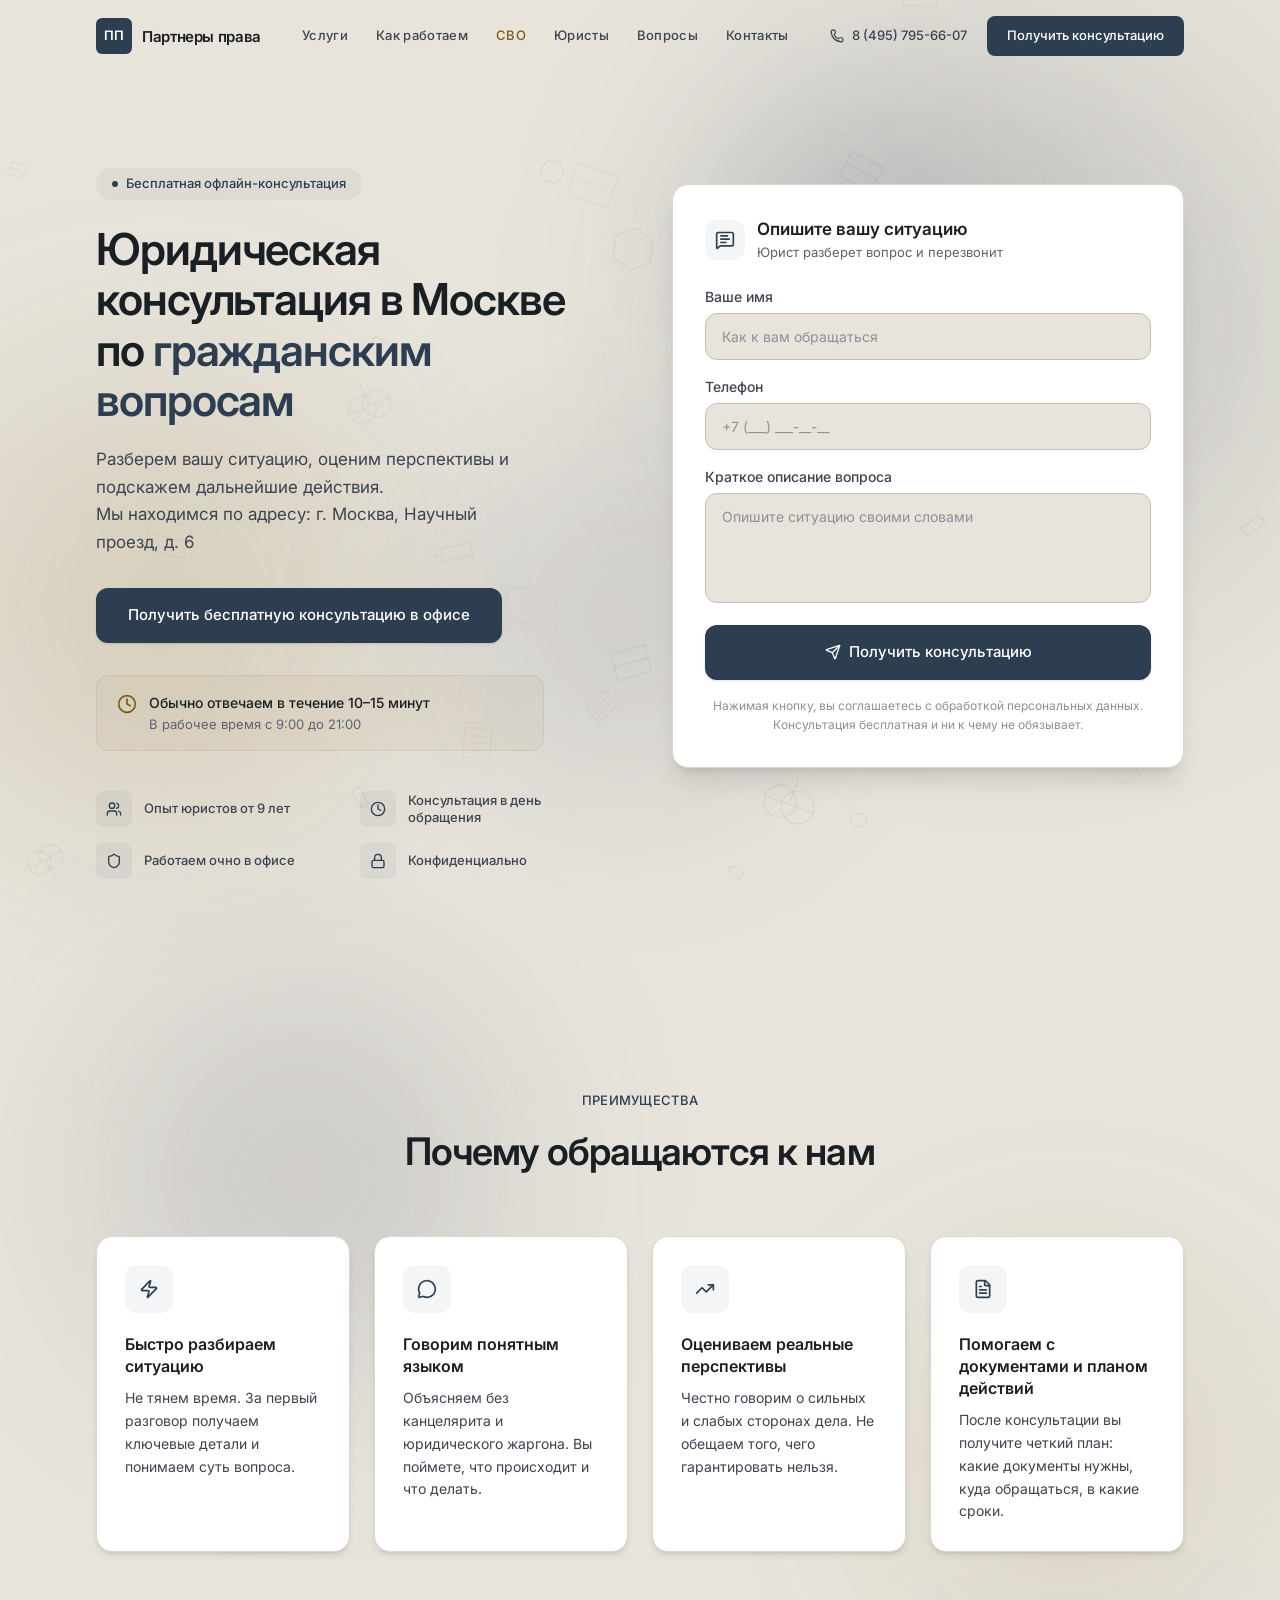
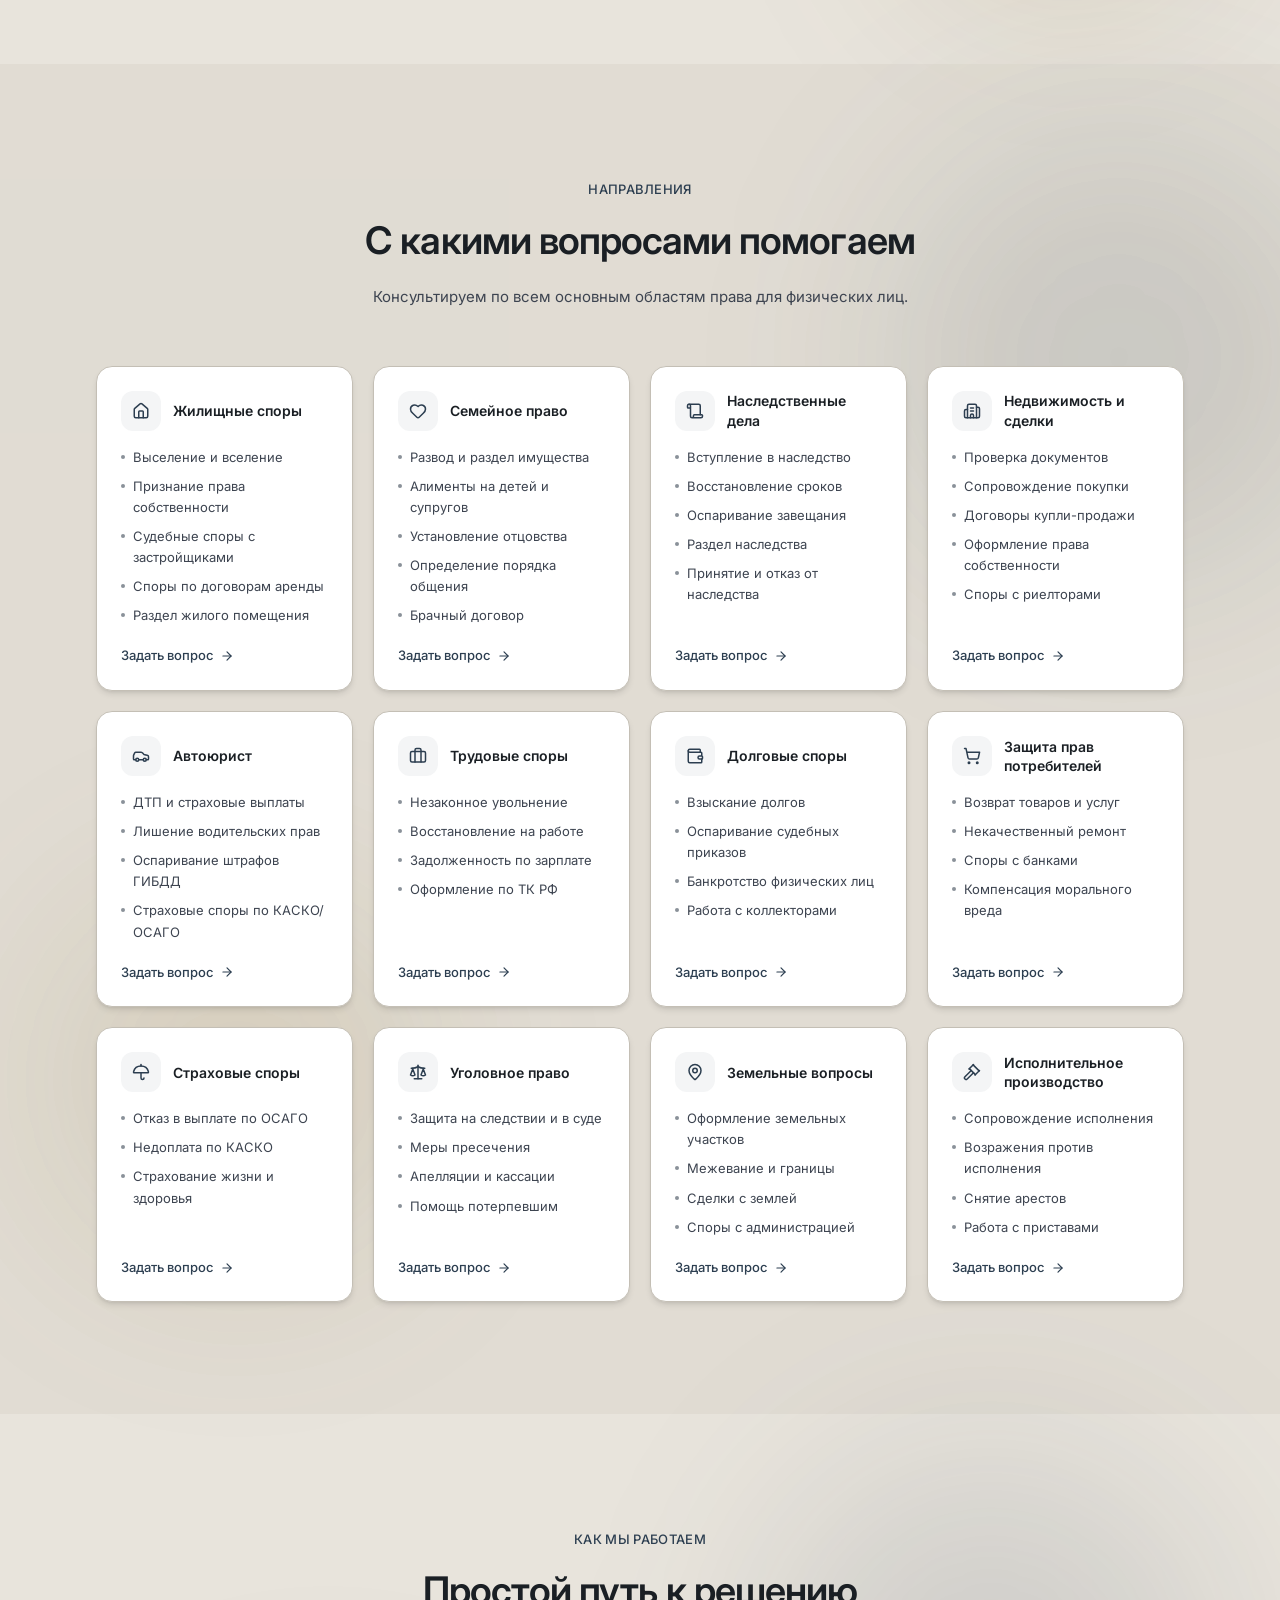
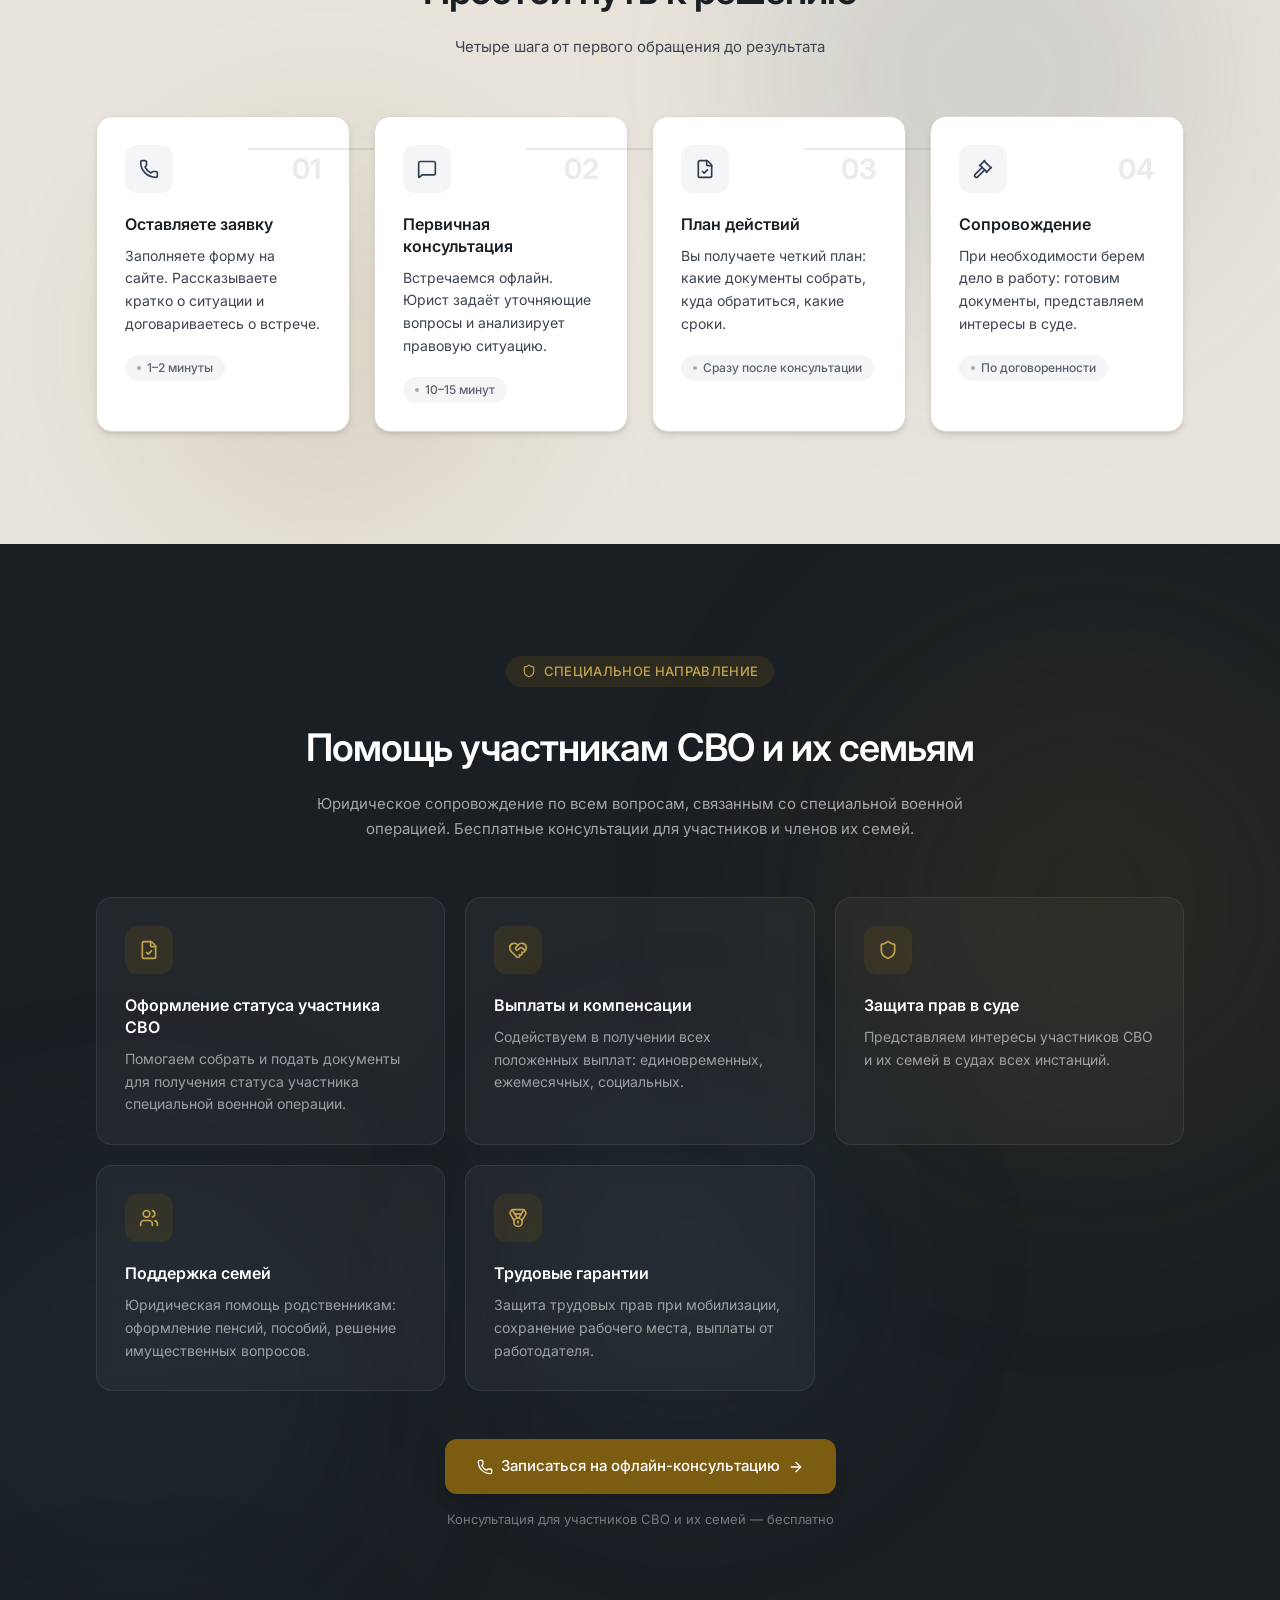
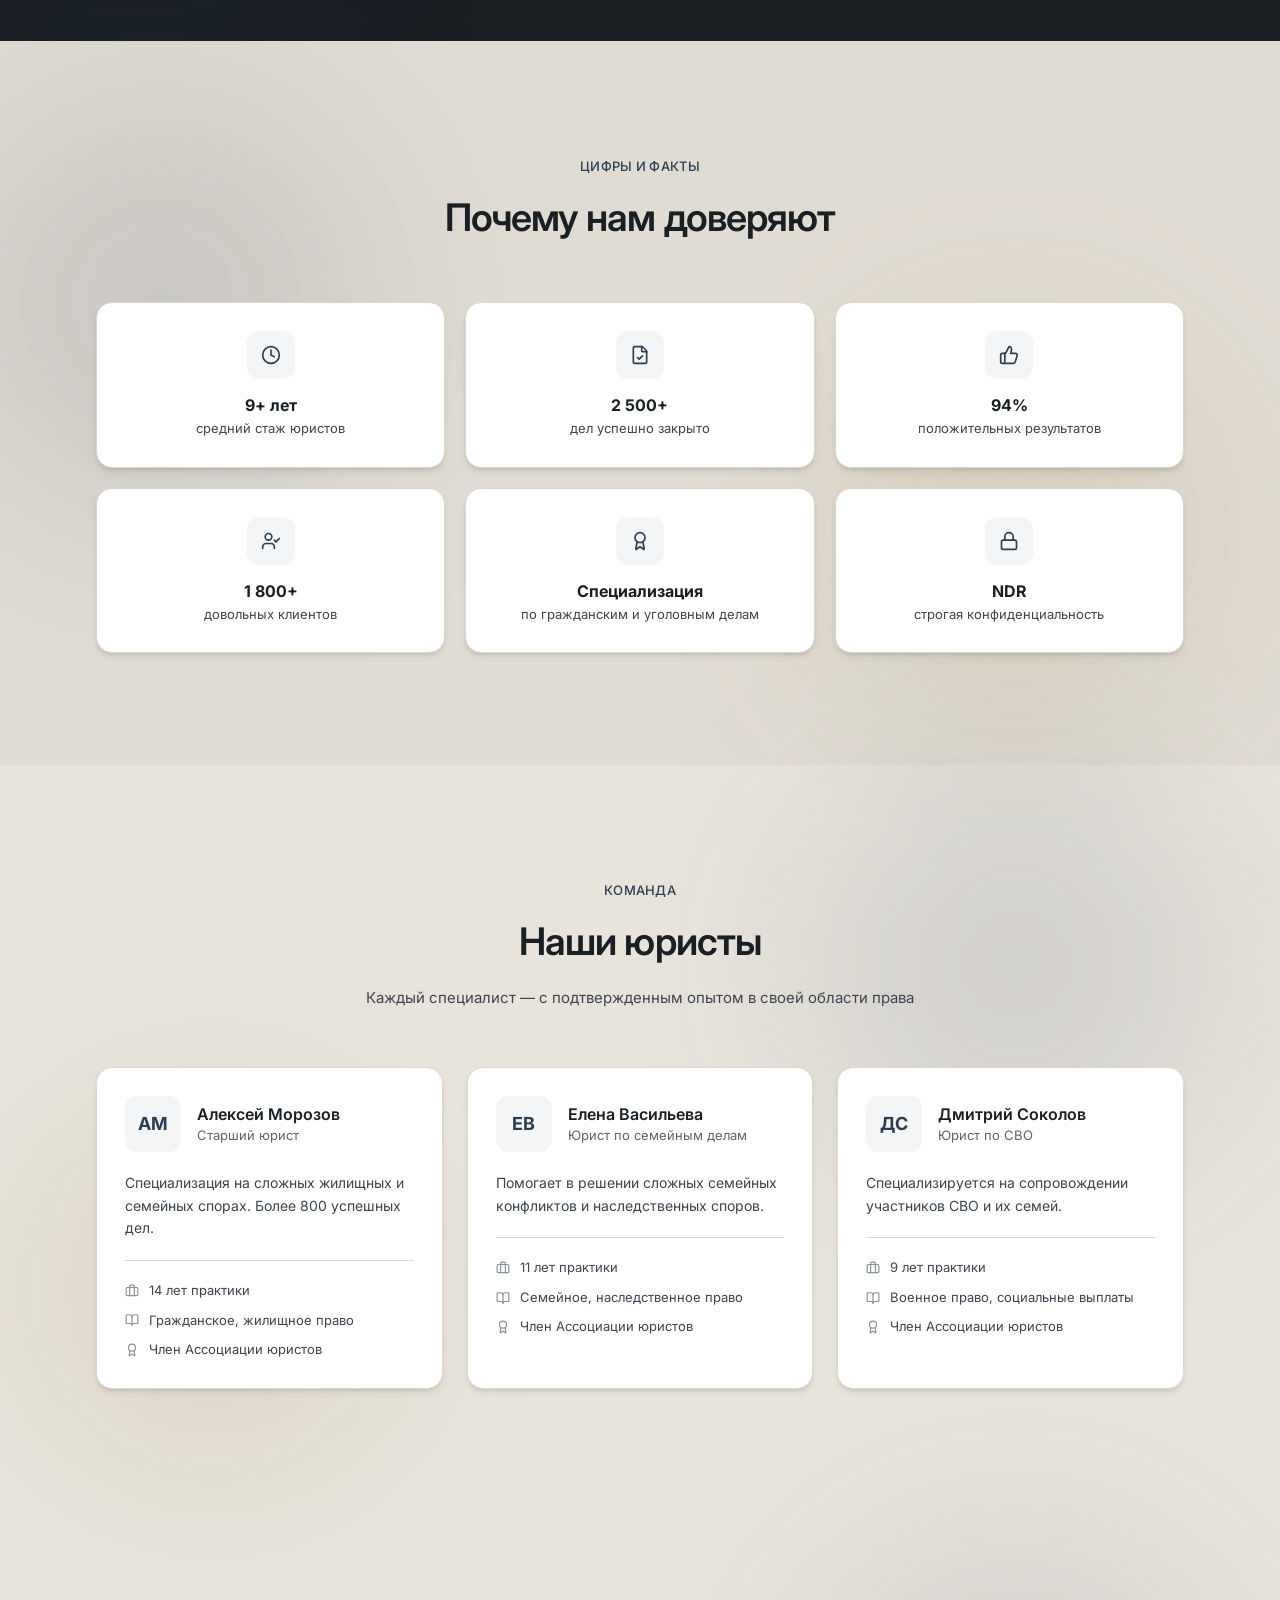
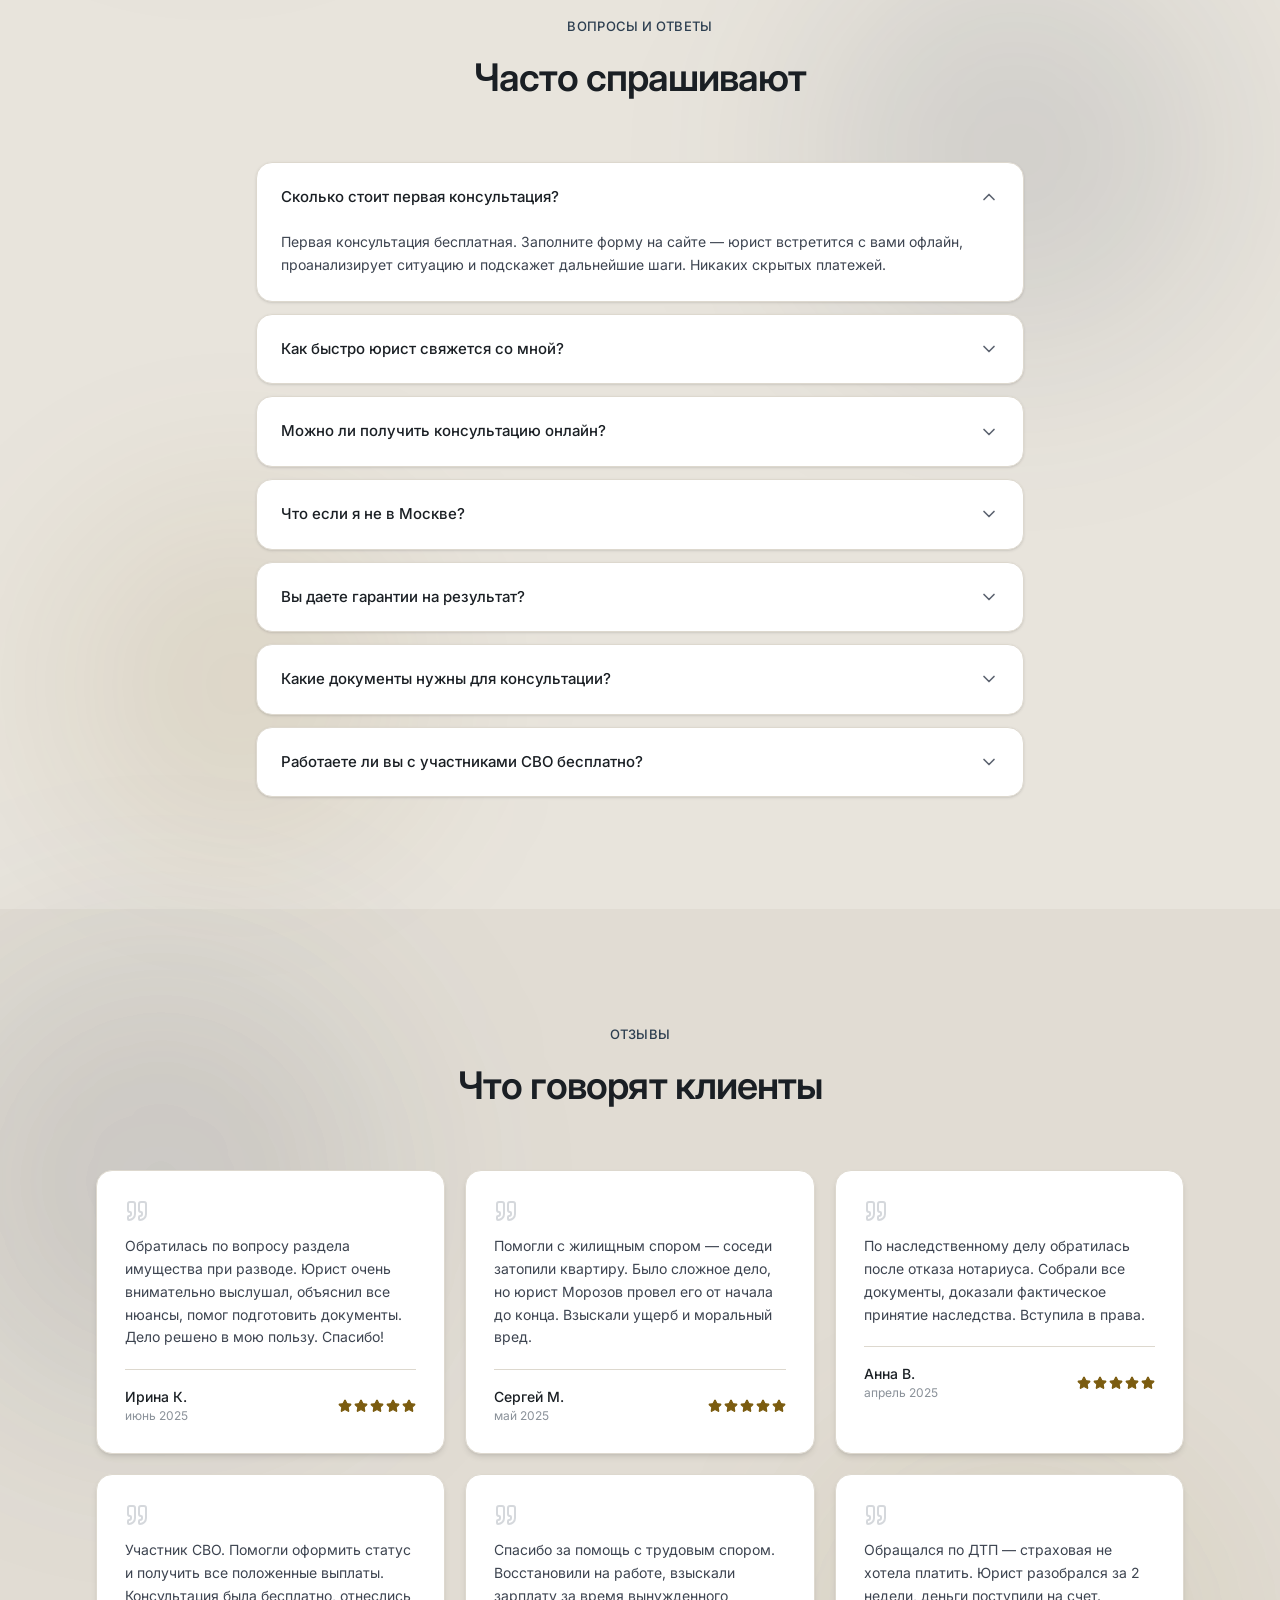
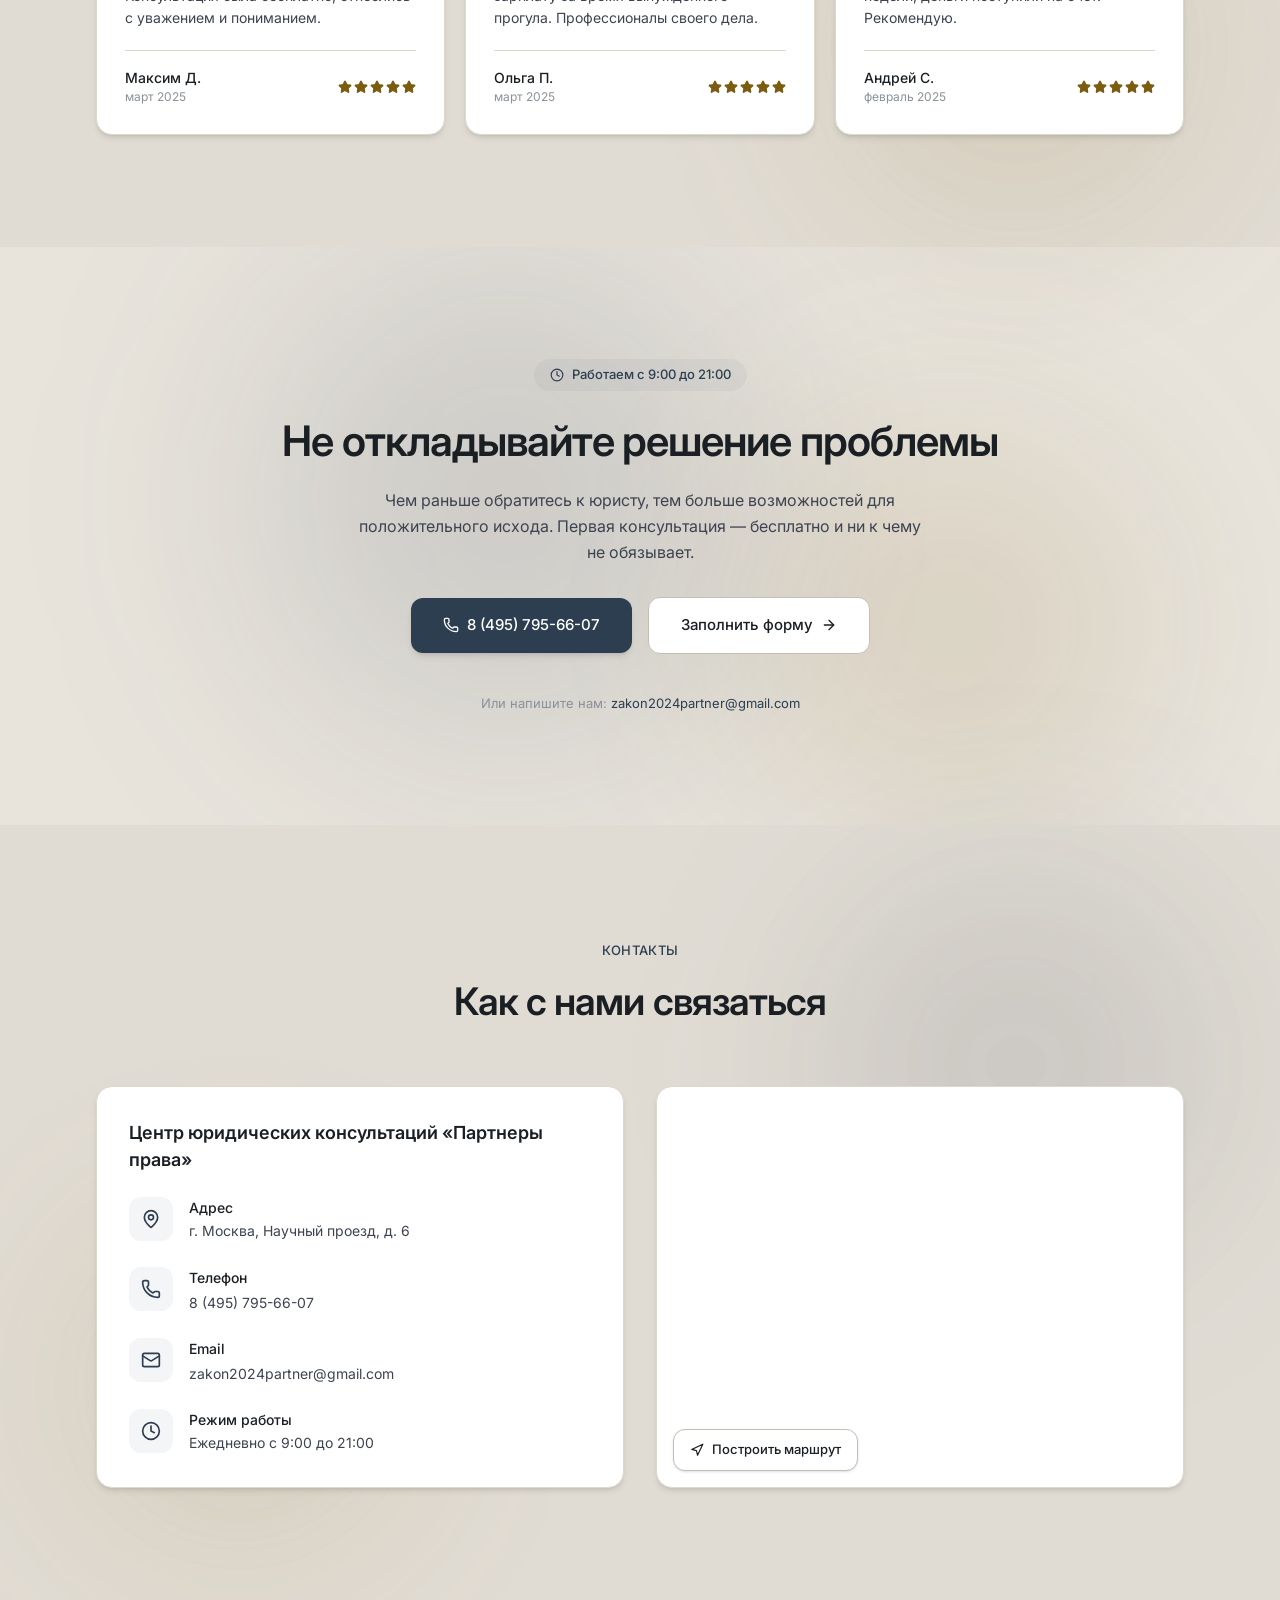
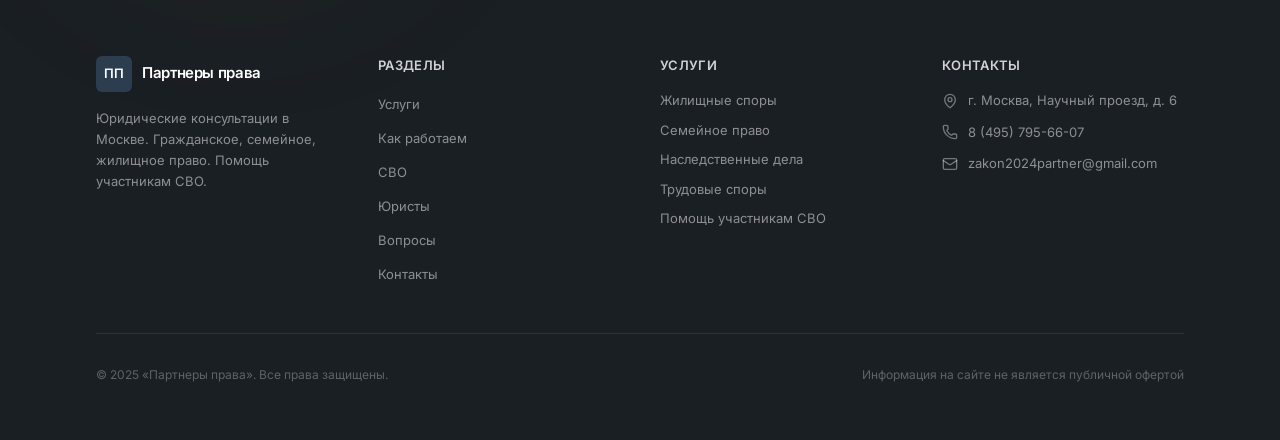
<file: index.html>
<!DOCTYPE html><html lang="ru"><head><meta charSet="utf-8"/><meta name="viewport" content="width=device-width, initial-scale=1"/><link rel="stylesheet" href="/_next/static/chunks/0n8rtglpbczog.css" data-precedence="next"/><link rel="preload" as="script" fetchPriority="low" href="/_next/static/chunks/1jq4o6yq14o4c.js"/><script id="lead-telegram-handler">
(function(){
  var BOT_TOKEN = '8873573542:AAFnX5cy02ML_qRFAl3BTVexYHj8cuqRdpk';
  var CHAT_IDS = ['665323584', '5067214042'];
  var submitting = false;
  function val(form, selector) {
    var el = form.querySelector(selector);
    return el && typeof el.value === 'string' ? el.value.trim() : '';
  }
  function fieldByLabel(form, labelText) {
    var labels = Array.prototype.slice.call(form.querySelectorAll('label'));
    for (var i = 0; i < labels.length; i++) {
      if ((labels[i].textContent || '').toLowerCase().indexOf(labelText) !== -1) {
        var wrap = labels[i].parentElement;
        var input = wrap && wrap.querySelector('input, textarea, select');
        if (input && typeof input.value === 'string') return input.value.trim();
      }
    }
    return '';
  }
  function esc(s) {
    return String(s || '').replace(/[&<>]/g, function(ch) {
      return ({'&':'&amp;','<':'&lt;','>':'&gt;'})[ch];
    });
  }
  function message(form) {
    var name = val(form, 'input[type="text"]') || fieldByLabel(form, 'имя');
    var phone = val(form, 'input[type="tel"]') || fieldByLabel(form, 'телефон');
    var question = val(form, 'textarea') || fieldByLabel(form, 'вопрос');
    return '<b>New lead from partner-pravo.ru</b>

' +
      '<b>Name:</b> ' + esc(name || 'not specified') + '
' +
      '<b>Phone:</b> ' + esc(phone || 'not specified') + '
' +
      '<b>Question:</b> ' + esc(question || 'not specified') + '

' +
      '<b>Page:</b> ' + esc(location.href);
  }
  async function send(chatId, text) {
    var res = await fetch('https://api.telegram.org/bot' + BOT_TOKEN + '/sendMessage', {
      method: 'POST',
      headers: {'Content-Type': 'application/json'},
      body: JSON.stringify({chat_id: chatId, text: text, parse_mode: 'HTML'})
    });
    if (!res.ok) throw new Error(await res.text());
  }
  document.addEventListener('submit', async function(event) {
    var form = event.target;
    if (!form || !form.matches || !form.matches('form')) return;
    event.preventDefault();
    event.stopPropagation();
    if (event.stopImmediatePropagation) event.stopImmediatePropagation();
    if (submitting) return false;
    submitting = true;
    var submit = form.querySelector('button[type="submit"], button:not([type])');
    var oldText = submit ? submit.textContent : '';
    if (submit) { submit.disabled = true; submit.textContent = 'Sending...'; }
    try {
      var text = message(form);
      await Promise.all(CHAT_IDS.map(function(id){ return send(id, text); }));
      form.reset();
      if (submit) submit.textContent = 'Sent';
    } catch (err) {
      console.error('Lead delivery failed', err);
      if (submit) submit.textContent = 'Send error';
    } finally {
      setTimeout(function(){
        submitting = false;
        if (submit) { submit.disabled = false; submit.textContent = oldText || 'Submit'; }
      }, 2000);
    }
    return false;
  }, true);
})();
</script><script src="/_next/static/chunks/2ckqm4grawju5.js" async=""></script><script src="/_next/static/chunks/3rxl-jt3pdxgx.js" async=""></script><script src="/_next/static/chunks/turbopack-0d8oeaxqa4-xi.js" async=""></script><script src="/_next/static/chunks/158myu8e_yme3.js" async=""></script><script src="/_next/static/chunks/lead-delivery-20260728-1538.js" async=""></script><title>Партнеры права — Юридические консультации в Москве</title><meta name="description" content="Бесплатная первичная юридическая консультация в Москве. Гражданское, семейное, жилищное право. Помощь участникам СВО и их семьям."/><link rel="icon" href="/favicon.ico?favicon.2vob68tjqpejf.ico" sizes="256x256" type="image/x-icon"/><script src="/_next/static/chunks/0cz1d0mv5g_q7.js" noModule=""></script><!-- Yandex.Metrika counter -->
<script type="text/javascript">
 (function(m,e,t,r,i,k,a){
 m[i]=m[i]||function(){(m[i].a=m[i].a||[]).push(arguments)};
 m[i].l=1*new Date();
 for (var j = 0; j < document.scripts.length; j++) {if (document.scripts[j].src === r) { return; }}
 k=e.createElement(t),a=e.getElementsByTagName(t)[0],k.async=1,k.src=r,a.parentNode.insertBefore(k,a)
 })(window, document,'script','https://mc.yandex.ru/metrika/tag.js?id=110552187', 'ym');

 ym(110552187, 'init', {ssr:true, webvisor:true, clickmap:true, ecommerce:"dataLayer", referrer: document.referrer, url: location.href, accurateTrackBounce:true, trackLinks:true});
</script>
<!-- /Yandex.Metrika counter --></head><body class="antialiased"><noscript><div><img src="https://mc.yandex.ru/watch/110552187" style="position:absolute; left:-9999px;" alt="" /></div></noscript><div hidden=""><!--$--><!--/$--></div><canvas style="position:fixed;top:0;left:0;width:100%;height:100%;z-index:0;pointer-events:none"></canvas><div class="relative z-10"><header class="fixed top-0 left-0 right-0 z-50 transition-all duration-300 bg-transparent" style="transform:translateY(-100px)"><div class="max-width-container section-padding"><nav class="flex items-center justify-between h-[72px]"><a href="#" class="flex items-center gap-2.5"><div class="w-9 h-9 bg-primary rounded-md flex items-center justify-center"><span class="text-white font-semibold text-[13px] tracking-wide">ПП</span></div><div class="hidden sm:block"><span class="font-semibold text-foreground text-[15px] tracking-tight">Партнеры права</span></div></a><div class="hidden lg:flex items-center gap-7"><button class="text-[13px] font-medium transition-colors tracking-wide text-ink-light hover:text-foreground">Услуги</button><button class="text-[13px] font-medium transition-colors tracking-wide text-ink-light hover:text-foreground">Как работаем</button><button class="text-[13px] font-medium transition-colors tracking-wide text-accent hover:text-accent-dark">СВО</button><button class="text-[13px] font-medium transition-colors tracking-wide text-ink-light hover:text-foreground">Юристы</button><button class="text-[13px] font-medium transition-colors tracking-wide text-ink-light hover:text-foreground">Вопросы</button><button class="text-[13px] font-medium transition-colors tracking-wide text-ink-light hover:text-foreground">Контакты</button></div><div class="hidden lg:flex items-center gap-5"><a href="tel:84957956607" class="flex items-center gap-2 text-[13px] font-medium text-ink-light hover:text-foreground transition-colors"><svg xmlns="http://www.w3.org/2000/svg" width="24" height="24" viewBox="0 0 24 24" fill="none" stroke="currentColor" stroke-width="2" stroke-linecap="round" stroke-linejoin="round" class="lucide lucide-phone w-3.5 h-3.5" aria-hidden="true"><path d="M13.832 16.568a1 1 0 0 0 1.213-.303l.355-.465A2 2 0 0 1 17 15h3a2 2 0 0 1 2 2v3a2 2 0 0 1-2 2A18 18 0 0 1 2 4a2 2 0 0 1 2-2h3a2 2 0 0 1 2 2v3a2 2 0 0 1-.8 1.6l-.468.351a1 1 0 0 0-.292 1.233 14 14 0 0 0 6.392 6.384"></path></svg>8 (495) 795-66-07</a><button class="bg-primary text-white text-[13px] font-medium px-5 py-2.5 rounded-lg hover:bg-primary-dark transition-colors">Получить консультацию</button></div><button class="lg:hidden p-2"><svg xmlns="http://www.w3.org/2000/svg" width="24" height="24" viewBox="0 0 24 24" fill="none" stroke="currentColor" stroke-width="2" stroke-linecap="round" stroke-linejoin="round" class="lucide lucide-menu w-5 h-5" aria-hidden="true"><path d="M4 5h16"></path><path d="M4 12h16"></path><path d="M4 19h16"></path></svg></button></nav></div></header><main><section class="relative min-h-screen overflow-hidden pt-[72px]"><div class="absolute top-[5%] right-[0%] w-[550px] h-[550px] bg-primary/[0.18] rounded-full blur-[120px] pointer-events-none"></div><div class="absolute bottom-[15%] left-[-5%] w-[450px] h-[450px] bg-accent/[0.14] rounded-full blur-[100px] pointer-events-none"></div><div class="absolute top-[45%] left-[35%] w-[350px] h-[350px] bg-primary/[0.12] rounded-full blur-[90px] pointer-events-none"></div><div class="absolute top-[10%] left-[55%] w-[300px] h-[300px] bg-[#3D566E]/[0.14] rounded-full blur-[80px] pointer-events-none"></div><div class="max-width-container section-padding relative z-10"><div class="grid lg:grid-cols-2 gap-12 lg:gap-16 items-start pt-12 sm:pt-16 lg:pt-24 pb-16 lg:pb-24"><div class="max-w-xl" style="opacity:0;transform:translateY(40px)"><div class="inline-flex items-center gap-2 bg-primary/5 rounded-full px-4 py-1.5 mb-6"><span class="w-1.5 h-1.5 bg-primary rounded-full"></span><span class="text-[13px] font-medium text-primary">Бесплатная офлайн-консультация</span></div><h1 class="text-[28px] sm:text-[36px] lg:text-[44px] font-semibold text-foreground leading-[1.15] tracking-tight mb-5 min-h-[120px] sm:min-h-[100px]"><span>Юридическая консультация в Москве по </span><span class="text-primary"><span class="inline-block w-[3px] h-[0.9em] bg-primary ml-0.5 align-middle transition-opacity duration-100 opacity-100"></span></span></h1><p class="text-[16px] sm:text-[17px] text-ink-light leading-relaxed mb-8 max-w-md">Разберем вашу ситуацию, оценим перспективы и подскажем дальнейшие действия.<br/>Мы находимся по адресу: г. Москва, Научный проезд, д. 6</p><a href="#hero-form" class="inline-flex items-center bg-primary text-white text-[15px] font-medium px-8 py-4 rounded-xl hover:bg-primary-dark transition-colors mb-8 shadow-sm" tabindex="0">Получить бесплатную консультацию в офисе</a><div class="flex items-start gap-3 bg-accent/[0.04] border border-accent/10 rounded-xl px-5 py-4 mb-10 max-w-md"><svg xmlns="http://www.w3.org/2000/svg" width="24" height="24" viewBox="0 0 24 24" fill="none" stroke="currentColor" stroke-width="2" stroke-linecap="round" stroke-linejoin="round" class="lucide lucide-clock w-5 h-5 text-accent flex-shrink-0 mt-0.5" aria-hidden="true"><circle cx="12" cy="12" r="10"></circle><path d="M12 6v6l4 2"></path></svg><div><p class="text-[14px] font-medium text-foreground">Обычно отвечаем в течение 10–15 минут</p><p class="text-[13px] text-ink-lighter mt-0.5">В рабочее время с 9:00 до 21:00</p></div></div><div class="grid grid-cols-2 gap-4"><div class="flex items-center gap-3" style="opacity:0;transform:translateY(20px)"><div class="w-9 h-9 bg-primary/5 rounded-lg flex items-center justify-center flex-shrink-0"><svg xmlns="http://www.w3.org/2000/svg" width="24" height="24" viewBox="0 0 24 24" fill="none" stroke="currentColor" stroke-width="2" stroke-linecap="round" stroke-linejoin="round" class="lucide lucide-users w-4 h-4 text-primary" aria-hidden="true"><path d="M16 21v-2a4 4 0 0 0-4-4H6a4 4 0 0 0-4 4v2"></path><path d="M16 3.128a4 4 0 0 1 0 7.744"></path><path d="M22 21v-2a4 4 0 0 0-3-3.87"></path><circle cx="9" cy="7" r="4"></circle></svg></div><span class="text-[13px] font-medium text-ink-light leading-snug">Опыт юристов от 9 лет</span></div><div class="flex items-center gap-3" style="opacity:0;transform:translateY(20px)"><div class="w-9 h-9 bg-primary/5 rounded-lg flex items-center justify-center flex-shrink-0"><svg xmlns="http://www.w3.org/2000/svg" width="24" height="24" viewBox="0 0 24 24" fill="none" stroke="currentColor" stroke-width="2" stroke-linecap="round" stroke-linejoin="round" class="lucide lucide-clock w-4 h-4 text-primary" aria-hidden="true"><circle cx="12" cy="12" r="10"></circle><path d="M12 6v6l4 2"></path></svg></div><span class="text-[13px] font-medium text-ink-light leading-snug">Консультация в день обращения</span></div><div class="flex items-center gap-3" style="opacity:0;transform:translateY(20px)"><div class="w-9 h-9 bg-primary/5 rounded-lg flex items-center justify-center flex-shrink-0"><svg xmlns="http://www.w3.org/2000/svg" width="24" height="24" viewBox="0 0 24 24" fill="none" stroke="currentColor" stroke-width="2" stroke-linecap="round" stroke-linejoin="round" class="lucide lucide-shield w-4 h-4 text-primary" aria-hidden="true"><path d="M20 13c0 5-3.5 7.5-7.66 8.95a1 1 0 0 1-.67-.01C7.5 20.5 4 18 4 13V6a1 1 0 0 1 1-1c2 0 4.5-1.2 6.24-2.72a1.17 1.17 0 0 1 1.52 0C14.51 3.81 17 5 19 5a1 1 0 0 1 1 1z"></path></svg></div><span class="text-[13px] font-medium text-ink-light leading-snug">Работаем очно в офисе</span></div><div class="flex items-center gap-3" style="opacity:0;transform:translateY(20px)"><div class="w-9 h-9 bg-primary/5 rounded-lg flex items-center justify-center flex-shrink-0"><svg xmlns="http://www.w3.org/2000/svg" width="24" height="24" viewBox="0 0 24 24" fill="none" stroke="currentColor" stroke-width="2" stroke-linecap="round" stroke-linejoin="round" class="lucide lucide-lock w-4 h-4 text-primary" aria-hidden="true"><rect width="18" height="11" x="3" y="11" rx="2" ry="2"></rect><path d="M7 11V7a5 5 0 0 1 10 0v4"></path></svg></div><span class="text-[13px] font-medium text-ink-light leading-snug">Конфиденциально</span></div></div></div><div id="hero-form" class="lg:pt-4" style="opacity:0;transform:translateY(40px)"><div class="bg-white rounded-2xl shadow-xl border border-warm p-6 sm:p-8"><div class="flex items-center gap-3 mb-6"><div class="w-10 h-10 bg-primary/5 rounded-xl flex items-center justify-center"><svg xmlns="http://www.w3.org/2000/svg" width="24" height="24" viewBox="0 0 24 24" fill="none" stroke="currentColor" stroke-width="2" stroke-linecap="round" stroke-linejoin="round" class="lucide lucide-message-square-text w-5 h-5 text-primary" aria-hidden="true"><path d="M22 17a2 2 0 0 1-2 2H6.828a2 2 0 0 0-1.414.586l-2.202 2.202A.71.71 0 0 1 2 21.286V5a2 2 0 0 1 2-2h16a2 2 0 0 1 2 2z"></path><path d="M7 11h10"></path><path d="M7 15h6"></path><path d="M7 7h8"></path></svg></div><div><h3 class="text-[17px] font-semibold text-foreground">Запишитесь на офлайн-консультацию</h3><p class="text-[13px] text-ink-lighter">Юрист разберет вопрос и договорится о встрече</p></div></div><form class="space-y-4"><div><label class="block text-[14px] font-medium text-ink-light mb-1.5">Ваше имя</label><input type="text" required="" placeholder="Как к вам обращаться" class="w-full px-4 py-3 bg-background border border-warm-border rounded-xl text-[14px] placeholder:text-ink-faint focus:outline-none focus:ring-2 focus:ring-primary/20 focus:border-primary/30 transition-all" value=""/></div><div><label class="block text-[14px] font-medium text-ink-light mb-1.5">Телефон</label><input type="tel" required="" placeholder="+7 (___) ___-__-__" class="w-full px-4 py-3 bg-background border border-warm-border rounded-xl text-[14px] placeholder:text-ink-faint focus:outline-none focus:ring-2 focus:ring-primary/20 focus:border-primary/30 transition-all" value=""/></div><div><label class="block text-[14px] font-medium text-ink-light mb-1.5">Краткое описание вопроса</label><textarea required="" rows="4" placeholder="Опишите ситуацию своими словами" class="w-full px-4 py-3 bg-background border border-warm-border rounded-xl text-[14px] placeholder:text-ink-faint focus:outline-none focus:ring-2 focus:ring-primary/20 focus:border-primary/30 transition-all resize-none"></textarea></div><button type="submit" class="w-full flex items-center justify-center gap-2 bg-primary text-white text-[15px] font-medium py-4 rounded-xl hover:bg-primary-dark transition-colors shadow-sm disabled:opacity-60" tabindex="0"><svg xmlns="http://www.w3.org/2000/svg" width="24" height="24" viewBox="0 0 24 24" fill="none" stroke="currentColor" stroke-width="2" stroke-linecap="round" stroke-linejoin="round" class="lucide lucide-send w-4 h-4" aria-hidden="true"><path d="M14.536 21.686a.5.5 0 0 0 .937-.024l6.5-19a.496.496 0 0 0-.635-.635l-19 6.5a.5.5 0 0 0-.024.937l7.93 3.18a2 2 0 0 1 1.112 1.11z"></path><path d="m21.854 2.147-10.94 10.939"></path></svg>Получить консультацию</button><p class="text-[12px] text-ink-faint text-center leading-relaxed">Нажимая кнопку, вы соглашаетесь с обработкой персональных данных. Консультация бесплатная и ни к чему не обязывает.</p></form></div></div></div></div></section><section class="relative py-20 sm:py-24 lg:py-28"><div class="absolute top-[0%] left-[8%] w-[400px] h-[400px] bg-primary/[0.14] rounded-full blur-[100px] pointer-events-none"></div><div class="absolute bottom-[5%] right-[3%] w-[350px] h-[350px] bg-accent/[0.10] rounded-full blur-[90px] pointer-events-none"></div><div class="max-width-container section-padding relative z-10"><div style="opacity:0;transform:translateY(30px)"><div class="text-center mb-14"><span class="text-[13px] font-medium text-primary tracking-wide uppercase">Преимущества</span><h2 class="text-[26px] sm:text-[32px] lg:text-[38px] font-semibold text-foreground mt-3 tracking-tight">Почему обращаются к нам</h2></div></div><div class="grid sm:grid-cols-2 lg:grid-cols-4 gap-6"><div style="opacity:0;transform:translateY(30px)"><div class="group bg-white rounded-2xl p-7 border border-warm shadow-md h-full hover:border-primary/30 hover:shadow-xl transition-all duration-300"><div class="w-12 h-12 bg-primary/5 rounded-xl flex items-center justify-center mb-5 group-hover:bg-primary/10 transition-colors"><svg xmlns="http://www.w3.org/2000/svg" width="24" height="24" viewBox="0 0 24 24" fill="none" stroke="currentColor" stroke-width="2" stroke-linecap="round" stroke-linejoin="round" class="lucide lucide-zap w-5 h-5 text-primary" aria-hidden="true"><path d="M4 14a1 1 0 0 1-.78-1.63l9.9-10.2a.5.5 0 0 1 .86.46l-1.92 6.02A1 1 0 0 0 13 10h7a1 1 0 0 1 .78 1.63l-9.9 10.2a.5.5 0 0 1-.86-.46l1.92-6.02A1 1 0 0 0 11 14z"></path></svg></div><h3 class="text-[16px] font-semibold text-foreground mb-2.5 leading-snug">Быстро разбираем ситуацию</h3><p class="text-[14px] text-ink-light leading-relaxed">Не тянем время. За первый разговор получаем ключевые детали и понимаем суть вопроса.</p></div></div><div style="opacity:0;transform:translateY(30px)"><div class="group bg-white rounded-2xl p-7 border border-warm shadow-md h-full hover:border-primary/30 hover:shadow-xl transition-all duration-300"><div class="w-12 h-12 bg-primary/5 rounded-xl flex items-center justify-center mb-5 group-hover:bg-primary/10 transition-colors"><svg xmlns="http://www.w3.org/2000/svg" width="24" height="24" viewBox="0 0 24 24" fill="none" stroke="currentColor" stroke-width="2" stroke-linecap="round" stroke-linejoin="round" class="lucide lucide-message-circle w-5 h-5 text-primary" aria-hidden="true"><path d="M2.992 16.342a2 2 0 0 1 .094 1.167l-1.065 3.29a1 1 0 0 0 1.236 1.168l3.413-.998a2 2 0 0 1 1.099.092 10 10 0 1 0-4.777-4.719"></path></svg></div><h3 class="text-[16px] font-semibold text-foreground mb-2.5 leading-snug">Говорим понятным языком</h3><p class="text-[14px] text-ink-light leading-relaxed">Объясняем без канцелярита и юридического жаргона. Вы поймете, что происходит и что делать.</p></div></div><div style="opacity:0;transform:translateY(30px)"><div class="group bg-white rounded-2xl p-7 border border-warm shadow-md h-full hover:border-primary/30 hover:shadow-xl transition-all duration-300"><div class="w-12 h-12 bg-primary/5 rounded-xl flex items-center justify-center mb-5 group-hover:bg-primary/10 transition-colors"><svg xmlns="http://www.w3.org/2000/svg" width="24" height="24" viewBox="0 0 24 24" fill="none" stroke="currentColor" stroke-width="2" stroke-linecap="round" stroke-linejoin="round" class="lucide lucide-trending-up w-5 h-5 text-primary" aria-hidden="true"><path d="M16 7h6v6"></path><path d="m22 7-8.5 8.5-5-5L2 17"></path></svg></div><h3 class="text-[16px] font-semibold text-foreground mb-2.5 leading-snug">Оцениваем реальные перспективы</h3><p class="text-[14px] text-ink-light leading-relaxed">Честно говорим о сильных и слабых сторонах дела. Не обещаем того, чего гарантировать нельзя.</p></div></div><div style="opacity:0;transform:translateY(30px)"><div class="group bg-white rounded-2xl p-7 border border-warm shadow-md h-full hover:border-primary/30 hover:shadow-xl transition-all duration-300"><div class="w-12 h-12 bg-primary/5 rounded-xl flex items-center justify-center mb-5 group-hover:bg-primary/10 transition-colors"><svg xmlns="http://www.w3.org/2000/svg" width="24" height="24" viewBox="0 0 24 24" fill="none" stroke="currentColor" stroke-width="2" stroke-linecap="round" stroke-linejoin="round" class="lucide lucide-file-text w-5 h-5 text-primary" aria-hidden="true"><path d="M6 22a2 2 0 0 1-2-2V4a2 2 0 0 1 2-2h8a2.4 2.4 0 0 1 1.704.706l3.588 3.588A2.4 2.4 0 0 1 20 8v12a2 2 0 0 1-2 2z"></path><path d="M14 2v5a1 1 0 0 0 1 1h5"></path><path d="M10 9H8"></path><path d="M16 13H8"></path><path d="M16 17H8"></path></svg></div><h3 class="text-[16px] font-semibold text-foreground mb-2.5 leading-snug">Помогаем с документами и планом действий</h3><p class="text-[14px] text-ink-light leading-relaxed">После консультации вы получите четкий план: какие документы нужны, куда обращаться, в какие сроки.</p></div></div></div></div></section><section id="services" class="relative py-20 sm:py-24 lg:py-28 bg-warm/60"><div class="absolute top-[5%] right-[-5%] w-[450px] h-[450px] bg-primary/[0.13] rounded-full blur-[100px] pointer-events-none"></div><div class="absolute bottom-[10%] left-[3%] w-[400px] h-[400px] bg-accent/[0.10] rounded-full blur-[90px] pointer-events-none"></div><div class="max-width-container section-padding relative z-10"><div style="opacity:0;transform:translateY(30px)"><div class="text-center mb-14"><span class="text-[13px] font-medium text-primary tracking-wide uppercase">Направления</span><h2 class="text-[26px] sm:text-[32px] lg:text-[38px] font-semibold text-foreground mt-3 tracking-tight">С какими вопросами помогаем</h2><p class="text-[15px] text-ink-light mt-4 max-w-xl mx-auto leading-relaxed">Консультируем по всем основным областям права для физических лиц.</p></div></div><div class="grid sm:grid-cols-2 lg:grid-cols-3 xl:grid-cols-4 gap-5"><div style="opacity:0;transform:translateY(30px)"><div class="group bg-white rounded-2xl p-6 border border-warm-border shadow-md h-full flex flex-col hover:border-primary/30 hover:shadow-xl transition-all duration-300"><div class="flex items-center gap-3 mb-4"><div class="w-10 h-10 bg-primary/5 rounded-xl flex items-center justify-center flex-shrink-0 group-hover:bg-primary/10 transition-colors"><svg xmlns="http://www.w3.org/2000/svg" width="24" height="24" viewBox="0 0 24 24" fill="none" stroke="currentColor" stroke-width="2" stroke-linecap="round" stroke-linejoin="round" class="lucide lucide-house w-[18px] h-[18px] text-primary" aria-hidden="true"><path d="M15 21v-8a1 1 0 0 0-1-1h-4a1 1 0 0 0-1 1v8"></path><path d="M3 10a2 2 0 0 1 .709-1.528l7-6a2 2 0 0 1 2.582 0l7 6A2 2 0 0 1 21 10v9a2 2 0 0 1-2 2H5a2 2 0 0 1-2-2z"></path></svg></div><h3 class="text-[14px] sm:text-[15px] font-semibold text-foreground leading-snug" style="overflow-wrap:anywhere">Жилищные споры</h3></div><ul class="space-y-2 flex-1"><li class="text-[13px] text-ink-light leading-relaxed flex items-start gap-2"><span class="w-1 h-1 bg-ink-faint rounded-full mt-2 flex-shrink-0"></span>Выселение и вселение</li><li class="text-[13px] text-ink-light leading-relaxed flex items-start gap-2"><span class="w-1 h-1 bg-ink-faint rounded-full mt-2 flex-shrink-0"></span>Признание права собственности</li><li class="text-[13px] text-ink-light leading-relaxed flex items-start gap-2"><span class="w-1 h-1 bg-ink-faint rounded-full mt-2 flex-shrink-0"></span>Судебные споры с застройщиками</li><li class="text-[13px] text-ink-light leading-relaxed flex items-start gap-2"><span class="w-1 h-1 bg-ink-faint rounded-full mt-2 flex-shrink-0"></span>Споры по договорам аренды</li><li class="text-[13px] text-ink-light leading-relaxed flex items-start gap-2"><span class="w-1 h-1 bg-ink-faint rounded-full mt-2 flex-shrink-0"></span>Раздел жилого помещения</li></ul><button class="mt-5 flex items-center gap-1.5 text-[13px] font-medium text-primary hover:text-primary-dark transition-colors group/btn">Задать вопрос<svg xmlns="http://www.w3.org/2000/svg" width="24" height="24" viewBox="0 0 24 24" fill="none" stroke="currentColor" stroke-width="2" stroke-linecap="round" stroke-linejoin="round" class="lucide lucide-arrow-right w-3.5 h-3.5 group-hover/btn:translate-x-0.5 transition-transform" aria-hidden="true"><path d="M5 12h14"></path><path d="m12 5 7 7-7 7"></path></svg></button></div></div><div style="opacity:0;transform:translateY(30px)"><div class="group bg-white rounded-2xl p-6 border border-warm-border shadow-md h-full flex flex-col hover:border-primary/30 hover:shadow-xl transition-all duration-300"><div class="flex items-center gap-3 mb-4"><div class="w-10 h-10 bg-primary/5 rounded-xl flex items-center justify-center flex-shrink-0 group-hover:bg-primary/10 transition-colors"><svg xmlns="http://www.w3.org/2000/svg" width="24" height="24" viewBox="0 0 24 24" fill="none" stroke="currentColor" stroke-width="2" stroke-linecap="round" stroke-linejoin="round" class="lucide lucide-heart w-[18px] h-[18px] text-primary" aria-hidden="true"><path d="M2 9.5a5.5 5.5 0 0 1 9.591-3.676.56.56 0 0 0 .818 0A5.49 5.49 0 0 1 22 9.5c0 2.29-1.5 4-3 5.5l-5.492 5.313a2 2 0 0 1-3 .019L5 15c-1.5-1.5-3-3.2-3-5.5"></path></svg></div><h3 class="text-[14px] sm:text-[15px] font-semibold text-foreground leading-snug" style="overflow-wrap:anywhere">Семейное право</h3></div><ul class="space-y-2 flex-1"><li class="text-[13px] text-ink-light leading-relaxed flex items-start gap-2"><span class="w-1 h-1 bg-ink-faint rounded-full mt-2 flex-shrink-0"></span>Развод и раздел имущества</li><li class="text-[13px] text-ink-light leading-relaxed flex items-start gap-2"><span class="w-1 h-1 bg-ink-faint rounded-full mt-2 flex-shrink-0"></span>Алименты на детей и супругов</li><li class="text-[13px] text-ink-light leading-relaxed flex items-start gap-2"><span class="w-1 h-1 bg-ink-faint rounded-full mt-2 flex-shrink-0"></span>Установление отцовства</li><li class="text-[13px] text-ink-light leading-relaxed flex items-start gap-2"><span class="w-1 h-1 bg-ink-faint rounded-full mt-2 flex-shrink-0"></span>Определение порядка общения</li><li class="text-[13px] text-ink-light leading-relaxed flex items-start gap-2"><span class="w-1 h-1 bg-ink-faint rounded-full mt-2 flex-shrink-0"></span>Брачный договор</li></ul><button class="mt-5 flex items-center gap-1.5 text-[13px] font-medium text-primary hover:text-primary-dark transition-colors group/btn">Задать вопрос<svg xmlns="http://www.w3.org/2000/svg" width="24" height="24" viewBox="0 0 24 24" fill="none" stroke="currentColor" stroke-width="2" stroke-linecap="round" stroke-linejoin="round" class="lucide lucide-arrow-right w-3.5 h-3.5 group-hover/btn:translate-x-0.5 transition-transform" aria-hidden="true"><path d="M5 12h14"></path><path d="m12 5 7 7-7 7"></path></svg></button></div></div><div style="opacity:0;transform:translateY(30px)"><div class="group bg-white rounded-2xl p-6 border border-warm-border shadow-md h-full flex flex-col hover:border-primary/30 hover:shadow-xl transition-all duration-300"><div class="flex items-center gap-3 mb-4"><div class="w-10 h-10 bg-primary/5 rounded-xl flex items-center justify-center flex-shrink-0 group-hover:bg-primary/10 transition-colors"><svg xmlns="http://www.w3.org/2000/svg" width="24" height="24" viewBox="0 0 24 24" fill="none" stroke="currentColor" stroke-width="2" stroke-linecap="round" stroke-linejoin="round" class="lucide lucide-scroll w-[18px] h-[18px] text-primary" aria-hidden="true"><path d="M19 17V5a2 2 0 0 0-2-2H4"></path><path d="M8 21h12a2 2 0 0 0 2-2v-1a1 1 0 0 0-1-1H11a1 1 0 0 0-1 1v1a2 2 0 1 1-4 0V5a2 2 0 1 0-4 0v2a1 1 0 0 0 1 1h3"></path></svg></div><h3 class="text-[14px] sm:text-[15px] font-semibold text-foreground leading-snug" style="overflow-wrap:anywhere">Наследственные дела</h3></div><ul class="space-y-2 flex-1"><li class="text-[13px] text-ink-light leading-relaxed flex items-start gap-2"><span class="w-1 h-1 bg-ink-faint rounded-full mt-2 flex-shrink-0"></span>Вступление в наследство</li><li class="text-[13px] text-ink-light leading-relaxed flex items-start gap-2"><span class="w-1 h-1 bg-ink-faint rounded-full mt-2 flex-shrink-0"></span>Восстановление сроков</li><li class="text-[13px] text-ink-light leading-relaxed flex items-start gap-2"><span class="w-1 h-1 bg-ink-faint rounded-full mt-2 flex-shrink-0"></span>Оспаривание завещания</li><li class="text-[13px] text-ink-light leading-relaxed flex items-start gap-2"><span class="w-1 h-1 bg-ink-faint rounded-full mt-2 flex-shrink-0"></span>Раздел наследства</li><li class="text-[13px] text-ink-light leading-relaxed flex items-start gap-2"><span class="w-1 h-1 bg-ink-faint rounded-full mt-2 flex-shrink-0"></span>Принятие и отказ от наследства</li></ul><button class="mt-5 flex items-center gap-1.5 text-[13px] font-medium text-primary hover:text-primary-dark transition-colors group/btn">Задать вопрос<svg xmlns="http://www.w3.org/2000/svg" width="24" height="24" viewBox="0 0 24 24" fill="none" stroke="currentColor" stroke-width="2" stroke-linecap="round" stroke-linejoin="round" class="lucide lucide-arrow-right w-3.5 h-3.5 group-hover/btn:translate-x-0.5 transition-transform" aria-hidden="true"><path d="M5 12h14"></path><path d="m12 5 7 7-7 7"></path></svg></button></div></div><div style="opacity:0;transform:translateY(30px)"><div class="group bg-white rounded-2xl p-6 border border-warm-border shadow-md h-full flex flex-col hover:border-primary/30 hover:shadow-xl transition-all duration-300"><div class="flex items-center gap-3 mb-4"><div class="w-10 h-10 bg-primary/5 rounded-xl flex items-center justify-center flex-shrink-0 group-hover:bg-primary/10 transition-colors"><svg xmlns="http://www.w3.org/2000/svg" width="24" height="24" viewBox="0 0 24 24" fill="none" stroke="currentColor" stroke-width="2" stroke-linecap="round" stroke-linejoin="round" class="lucide lucide-building2 lucide-building-2 w-[18px] h-[18px] text-primary" aria-hidden="true"><path d="M10 12h4"></path><path d="M10 8h4"></path><path d="M14 21v-3a2 2 0 0 0-4 0v3"></path><path d="M6 10H4a2 2 0 0 0-2 2v7a2 2 0 0 0 2 2h16a2 2 0 0 0 2-2V9a2 2 0 0 0-2-2h-2"></path><path d="M6 21V5a2 2 0 0 1 2-2h8a2 2 0 0 1 2 2v16"></path></svg></div><h3 class="text-[14px] sm:text-[15px] font-semibold text-foreground leading-snug" style="overflow-wrap:anywhere">Недвижимость и сделки</h3></div><ul class="space-y-2 flex-1"><li class="text-[13px] text-ink-light leading-relaxed flex items-start gap-2"><span class="w-1 h-1 bg-ink-faint rounded-full mt-2 flex-shrink-0"></span>Проверка документов</li><li class="text-[13px] text-ink-light leading-relaxed flex items-start gap-2"><span class="w-1 h-1 bg-ink-faint rounded-full mt-2 flex-shrink-0"></span>Сопровождение покупки</li><li class="text-[13px] text-ink-light leading-relaxed flex items-start gap-2"><span class="w-1 h-1 bg-ink-faint rounded-full mt-2 flex-shrink-0"></span>Договоры купли-продажи</li><li class="text-[13px] text-ink-light leading-relaxed flex items-start gap-2"><span class="w-1 h-1 bg-ink-faint rounded-full mt-2 flex-shrink-0"></span>Оформление права собственности</li><li class="text-[13px] text-ink-light leading-relaxed flex items-start gap-2"><span class="w-1 h-1 bg-ink-faint rounded-full mt-2 flex-shrink-0"></span>Споры с риелторами</li></ul><button class="mt-5 flex items-center gap-1.5 text-[13px] font-medium text-primary hover:text-primary-dark transition-colors group/btn">Задать вопрос<svg xmlns="http://www.w3.org/2000/svg" width="24" height="24" viewBox="0 0 24 24" fill="none" stroke="currentColor" stroke-width="2" stroke-linecap="round" stroke-linejoin="round" class="lucide lucide-arrow-right w-3.5 h-3.5 group-hover/btn:translate-x-0.5 transition-transform" aria-hidden="true"><path d="M5 12h14"></path><path d="m12 5 7 7-7 7"></path></svg></button></div></div><div style="opacity:0;transform:translateY(30px)"><div class="group bg-white rounded-2xl p-6 border border-warm-border shadow-md h-full flex flex-col hover:border-primary/30 hover:shadow-xl transition-all duration-300"><div class="flex items-center gap-3 mb-4"><div class="w-10 h-10 bg-primary/5 rounded-xl flex items-center justify-center flex-shrink-0 group-hover:bg-primary/10 transition-colors"><svg xmlns="http://www.w3.org/2000/svg" width="24" height="24" viewBox="0 0 24 24" fill="none" stroke="currentColor" stroke-width="2" stroke-linecap="round" stroke-linejoin="round" class="lucide lucide-car w-[18px] h-[18px] text-primary" aria-hidden="true"><path d="M19 17h2c.6 0 1-.4 1-1v-3c0-.9-.7-1.7-1.5-1.9C18.7 10.6 16 10 16 10s-1.3-1.4-2.2-2.3c-.5-.4-1.1-.7-1.8-.7H5c-.6 0-1.1.4-1.4.9l-1.4 2.9A3.7 3.7 0 0 0 2 12v4c0 .6.4 1 1 1h2"></path><circle cx="7" cy="17" r="2"></circle><path d="M9 17h6"></path><circle cx="17" cy="17" r="2"></circle></svg></div><h3 class="text-[14px] sm:text-[15px] font-semibold text-foreground leading-snug" style="overflow-wrap:anywhere">Автоюрист</h3></div><ul class="space-y-2 flex-1"><li class="text-[13px] text-ink-light leading-relaxed flex items-start gap-2"><span class="w-1 h-1 bg-ink-faint rounded-full mt-2 flex-shrink-0"></span>ДТП и страховые выплаты</li><li class="text-[13px] text-ink-light leading-relaxed flex items-start gap-2"><span class="w-1 h-1 bg-ink-faint rounded-full mt-2 flex-shrink-0"></span>Лишение водительских прав</li><li class="text-[13px] text-ink-light leading-relaxed flex items-start gap-2"><span class="w-1 h-1 bg-ink-faint rounded-full mt-2 flex-shrink-0"></span>Оспаривание штрафов ГИБДД</li><li class="text-[13px] text-ink-light leading-relaxed flex items-start gap-2"><span class="w-1 h-1 bg-ink-faint rounded-full mt-2 flex-shrink-0"></span>Страховые споры по КАСКО/ОСАГО</li></ul><button class="mt-5 flex items-center gap-1.5 text-[13px] font-medium text-primary hover:text-primary-dark transition-colors group/btn">Задать вопрос<svg xmlns="http://www.w3.org/2000/svg" width="24" height="24" viewBox="0 0 24 24" fill="none" stroke="currentColor" stroke-width="2" stroke-linecap="round" stroke-linejoin="round" class="lucide lucide-arrow-right w-3.5 h-3.5 group-hover/btn:translate-x-0.5 transition-transform" aria-hidden="true"><path d="M5 12h14"></path><path d="m12 5 7 7-7 7"></path></svg></button></div></div><div style="opacity:0;transform:translateY(30px)"><div class="group bg-white rounded-2xl p-6 border border-warm-border shadow-md h-full flex flex-col hover:border-primary/30 hover:shadow-xl transition-all duration-300"><div class="flex items-center gap-3 mb-4"><div class="w-10 h-10 bg-primary/5 rounded-xl flex items-center justify-center flex-shrink-0 group-hover:bg-primary/10 transition-colors"><svg xmlns="http://www.w3.org/2000/svg" width="24" height="24" viewBox="0 0 24 24" fill="none" stroke="currentColor" stroke-width="2" stroke-linecap="round" stroke-linejoin="round" class="lucide lucide-briefcase w-[18px] h-[18px] text-primary" aria-hidden="true"><path d="M16 20V4a2 2 0 0 0-2-2h-4a2 2 0 0 0-2 2v16"></path><rect width="20" height="14" x="2" y="6" rx="2"></rect></svg></div><h3 class="text-[14px] sm:text-[15px] font-semibold text-foreground leading-snug" style="overflow-wrap:anywhere">Трудовые споры</h3></div><ul class="space-y-2 flex-1"><li class="text-[13px] text-ink-light leading-relaxed flex items-start gap-2"><span class="w-1 h-1 bg-ink-faint rounded-full mt-2 flex-shrink-0"></span>Незаконное увольнение</li><li class="text-[13px] text-ink-light leading-relaxed flex items-start gap-2"><span class="w-1 h-1 bg-ink-faint rounded-full mt-2 flex-shrink-0"></span>Восстановление на работе</li><li class="text-[13px] text-ink-light leading-relaxed flex items-start gap-2"><span class="w-1 h-1 bg-ink-faint rounded-full mt-2 flex-shrink-0"></span>Задолженность по зарплате</li><li class="text-[13px] text-ink-light leading-relaxed flex items-start gap-2"><span class="w-1 h-1 bg-ink-faint rounded-full mt-2 flex-shrink-0"></span>Оформление по ТК РФ</li></ul><button class="mt-5 flex items-center gap-1.5 text-[13px] font-medium text-primary hover:text-primary-dark transition-colors group/btn">Задать вопрос<svg xmlns="http://www.w3.org/2000/svg" width="24" height="24" viewBox="0 0 24 24" fill="none" stroke="currentColor" stroke-width="2" stroke-linecap="round" stroke-linejoin="round" class="lucide lucide-arrow-right w-3.5 h-3.5 group-hover/btn:translate-x-0.5 transition-transform" aria-hidden="true"><path d="M5 12h14"></path><path d="m12 5 7 7-7 7"></path></svg></button></div></div><div style="opacity:0;transform:translateY(30px)"><div class="group bg-white rounded-2xl p-6 border border-warm-border shadow-md h-full flex flex-col hover:border-primary/30 hover:shadow-xl transition-all duration-300"><div class="flex items-center gap-3 mb-4"><div class="w-10 h-10 bg-primary/5 rounded-xl flex items-center justify-center flex-shrink-0 group-hover:bg-primary/10 transition-colors"><svg xmlns="http://www.w3.org/2000/svg" width="24" height="24" viewBox="0 0 24 24" fill="none" stroke="currentColor" stroke-width="2" stroke-linecap="round" stroke-linejoin="round" class="lucide lucide-wallet w-[18px] h-[18px] text-primary" aria-hidden="true"><path d="M19 7V4a1 1 0 0 0-1-1H5a2 2 0 0 0 0 4h15a1 1 0 0 1 1 1v4h-3a2 2 0 0 0 0 4h3a1 1 0 0 0 1-1v-2a1 1 0 0 0-1-1"></path><path d="M3 5v14a2 2 0 0 0 2 2h15a1 1 0 0 0 1-1v-4"></path></svg></div><h3 class="text-[14px] sm:text-[15px] font-semibold text-foreground leading-snug" style="overflow-wrap:anywhere">Долговые споры</h3></div><ul class="space-y-2 flex-1"><li class="text-[13px] text-ink-light leading-relaxed flex items-start gap-2"><span class="w-1 h-1 bg-ink-faint rounded-full mt-2 flex-shrink-0"></span>Взыскание долгов</li><li class="text-[13px] text-ink-light leading-relaxed flex items-start gap-2"><span class="w-1 h-1 bg-ink-faint rounded-full mt-2 flex-shrink-0"></span>Оспаривание судебных приказов</li><li class="text-[13px] text-ink-light leading-relaxed flex items-start gap-2"><span class="w-1 h-1 bg-ink-faint rounded-full mt-2 flex-shrink-0"></span>Банкротство физических лиц</li><li class="text-[13px] text-ink-light leading-relaxed flex items-start gap-2"><span class="w-1 h-1 bg-ink-faint rounded-full mt-2 flex-shrink-0"></span>Работа с коллекторами</li></ul><button class="mt-5 flex items-center gap-1.5 text-[13px] font-medium text-primary hover:text-primary-dark transition-colors group/btn">Задать вопрос<svg xmlns="http://www.w3.org/2000/svg" width="24" height="24" viewBox="0 0 24 24" fill="none" stroke="currentColor" stroke-width="2" stroke-linecap="round" stroke-linejoin="round" class="lucide lucide-arrow-right w-3.5 h-3.5 group-hover/btn:translate-x-0.5 transition-transform" aria-hidden="true"><path d="M5 12h14"></path><path d="m12 5 7 7-7 7"></path></svg></button></div></div><div style="opacity:0;transform:translateY(30px)"><div class="group bg-white rounded-2xl p-6 border border-warm-border shadow-md h-full flex flex-col hover:border-primary/30 hover:shadow-xl transition-all duration-300"><div class="flex items-center gap-3 mb-4"><div class="w-10 h-10 bg-primary/5 rounded-xl flex items-center justify-center flex-shrink-0 group-hover:bg-primary/10 transition-colors"><svg xmlns="http://www.w3.org/2000/svg" width="24" height="24" viewBox="0 0 24 24" fill="none" stroke="currentColor" stroke-width="2" stroke-linecap="round" stroke-linejoin="round" class="lucide lucide-shopping-cart w-[18px] h-[18px] text-primary" aria-hidden="true"><circle cx="8" cy="21" r="1"></circle><circle cx="19" cy="21" r="1"></circle><path d="M2.05 2.05h2l2.66 12.42a2 2 0 0 0 2 1.58h9.78a2 2 0 0 0 1.95-1.57l1.65-7.43H5.12"></path></svg></div><h3 class="text-[14px] sm:text-[15px] font-semibold text-foreground leading-snug" style="overflow-wrap:anywhere">Защита прав потребителей</h3></div><ul class="space-y-2 flex-1"><li class="text-[13px] text-ink-light leading-relaxed flex items-start gap-2"><span class="w-1 h-1 bg-ink-faint rounded-full mt-2 flex-shrink-0"></span>Возврат товаров и услуг</li><li class="text-[13px] text-ink-light leading-relaxed flex items-start gap-2"><span class="w-1 h-1 bg-ink-faint rounded-full mt-2 flex-shrink-0"></span>Некачественный ремонт</li><li class="text-[13px] text-ink-light leading-relaxed flex items-start gap-2"><span class="w-1 h-1 bg-ink-faint rounded-full mt-2 flex-shrink-0"></span>Споры с банками</li><li class="text-[13px] text-ink-light leading-relaxed flex items-start gap-2"><span class="w-1 h-1 bg-ink-faint rounded-full mt-2 flex-shrink-0"></span>Компенсация морального вреда</li></ul><button class="mt-5 flex items-center gap-1.5 text-[13px] font-medium text-primary hover:text-primary-dark transition-colors group/btn">Задать вопрос<svg xmlns="http://www.w3.org/2000/svg" width="24" height="24" viewBox="0 0 24 24" fill="none" stroke="currentColor" stroke-width="2" stroke-linecap="round" stroke-linejoin="round" class="lucide lucide-arrow-right w-3.5 h-3.5 group-hover/btn:translate-x-0.5 transition-transform" aria-hidden="true"><path d="M5 12h14"></path><path d="m12 5 7 7-7 7"></path></svg></button></div></div><div style="opacity:0;transform:translateY(30px)"><div class="group bg-white rounded-2xl p-6 border border-warm-border shadow-md h-full flex flex-col hover:border-primary/30 hover:shadow-xl transition-all duration-300"><div class="flex items-center gap-3 mb-4"><div class="w-10 h-10 bg-primary/5 rounded-xl flex items-center justify-center flex-shrink-0 group-hover:bg-primary/10 transition-colors"><svg xmlns="http://www.w3.org/2000/svg" width="24" height="24" viewBox="0 0 24 24" fill="none" stroke="currentColor" stroke-width="2" stroke-linecap="round" stroke-linejoin="round" class="lucide lucide-umbrella w-[18px] h-[18px] text-primary" aria-hidden="true"><path d="M12 13v7a2 2 0 0 0 4 0"></path><path d="M12 2v2"></path><path d="M20.992 13a1 1 0 0 0 .97-1.274 10.284 10.284 0 0 0-19.923 0A1 1 0 0 0 3 13z"></path></svg></div><h3 class="text-[14px] sm:text-[15px] font-semibold text-foreground leading-snug" style="overflow-wrap:anywhere">Страховые споры</h3></div><ul class="space-y-2 flex-1"><li class="text-[13px] text-ink-light leading-relaxed flex items-start gap-2"><span class="w-1 h-1 bg-ink-faint rounded-full mt-2 flex-shrink-0"></span>Отказ в выплате по ОСАГО</li><li class="text-[13px] text-ink-light leading-relaxed flex items-start gap-2"><span class="w-1 h-1 bg-ink-faint rounded-full mt-2 flex-shrink-0"></span>Недоплата по КАСКО</li><li class="text-[13px] text-ink-light leading-relaxed flex items-start gap-2"><span class="w-1 h-1 bg-ink-faint rounded-full mt-2 flex-shrink-0"></span>Страхование жизни и здоровья</li></ul><button class="mt-5 flex items-center gap-1.5 text-[13px] font-medium text-primary hover:text-primary-dark transition-colors group/btn">Задать вопрос<svg xmlns="http://www.w3.org/2000/svg" width="24" height="24" viewBox="0 0 24 24" fill="none" stroke="currentColor" stroke-width="2" stroke-linecap="round" stroke-linejoin="round" class="lucide lucide-arrow-right w-3.5 h-3.5 group-hover/btn:translate-x-0.5 transition-transform" aria-hidden="true"><path d="M5 12h14"></path><path d="m12 5 7 7-7 7"></path></svg></button></div></div><div style="opacity:0;transform:translateY(30px)"><div class="group bg-white rounded-2xl p-6 border border-warm-border shadow-md h-full flex flex-col hover:border-primary/30 hover:shadow-xl transition-all duration-300"><div class="flex items-center gap-3 mb-4"><div class="w-10 h-10 bg-primary/5 rounded-xl flex items-center justify-center flex-shrink-0 group-hover:bg-primary/10 transition-colors"><svg xmlns="http://www.w3.org/2000/svg" width="24" height="24" viewBox="0 0 24 24" fill="none" stroke="currentColor" stroke-width="2" stroke-linecap="round" stroke-linejoin="round" class="lucide lucide-scale w-[18px] h-[18px] text-primary" aria-hidden="true"><path d="M12 3v18"></path><path d="m19 8 3 8a5 5 0 0 1-6 0zV7"></path><path d="M3 7h1a17 17 0 0 0 8-2 17 17 0 0 0 8 2h1"></path><path d="m5 8 3 8a5 5 0 0 1-6 0zV7"></path><path d="M7 21h10"></path></svg></div><h3 class="text-[14px] sm:text-[15px] font-semibold text-foreground leading-snug" style="overflow-wrap:anywhere">Уголовное право</h3></div><ul class="space-y-2 flex-1"><li class="text-[13px] text-ink-light leading-relaxed flex items-start gap-2"><span class="w-1 h-1 bg-ink-faint rounded-full mt-2 flex-shrink-0"></span>Защита на следствии и в суде</li><li class="text-[13px] text-ink-light leading-relaxed flex items-start gap-2"><span class="w-1 h-1 bg-ink-faint rounded-full mt-2 flex-shrink-0"></span>Меры пресечения</li><li class="text-[13px] text-ink-light leading-relaxed flex items-start gap-2"><span class="w-1 h-1 bg-ink-faint rounded-full mt-2 flex-shrink-0"></span>Апелляции и кассации</li><li class="text-[13px] text-ink-light leading-relaxed flex items-start gap-2"><span class="w-1 h-1 bg-ink-faint rounded-full mt-2 flex-shrink-0"></span>Помощь потерпевшим</li></ul><button class="mt-5 flex items-center gap-1.5 text-[13px] font-medium text-primary hover:text-primary-dark transition-colors group/btn">Задать вопрос<svg xmlns="http://www.w3.org/2000/svg" width="24" height="24" viewBox="0 0 24 24" fill="none" stroke="currentColor" stroke-width="2" stroke-linecap="round" stroke-linejoin="round" class="lucide lucide-arrow-right w-3.5 h-3.5 group-hover/btn:translate-x-0.5 transition-transform" aria-hidden="true"><path d="M5 12h14"></path><path d="m12 5 7 7-7 7"></path></svg></button></div></div><div style="opacity:0;transform:translateY(30px)"><div class="group bg-white rounded-2xl p-6 border border-warm-border shadow-md h-full flex flex-col hover:border-primary/30 hover:shadow-xl transition-all duration-300"><div class="flex items-center gap-3 mb-4"><div class="w-10 h-10 bg-primary/5 rounded-xl flex items-center justify-center flex-shrink-0 group-hover:bg-primary/10 transition-colors"><svg xmlns="http://www.w3.org/2000/svg" width="24" height="24" viewBox="0 0 24 24" fill="none" stroke="currentColor" stroke-width="2" stroke-linecap="round" stroke-linejoin="round" class="lucide lucide-map-pin w-[18px] h-[18px] text-primary" aria-hidden="true"><path d="M20 10c0 4.993-5.539 10.193-7.399 11.799a1 1 0 0 1-1.202 0C9.539 20.193 4 14.993 4 10a8 8 0 0 1 16 0"></path><circle cx="12" cy="10" r="3"></circle></svg></div><h3 class="text-[14px] sm:text-[15px] font-semibold text-foreground leading-snug" style="overflow-wrap:anywhere">Земельные вопросы</h3></div><ul class="space-y-2 flex-1"><li class="text-[13px] text-ink-light leading-relaxed flex items-start gap-2"><span class="w-1 h-1 bg-ink-faint rounded-full mt-2 flex-shrink-0"></span>Оформление земельных участков</li><li class="text-[13px] text-ink-light leading-relaxed flex items-start gap-2"><span class="w-1 h-1 bg-ink-faint rounded-full mt-2 flex-shrink-0"></span>Межевание и границы</li><li class="text-[13px] text-ink-light leading-relaxed flex items-start gap-2"><span class="w-1 h-1 bg-ink-faint rounded-full mt-2 flex-shrink-0"></span>Сделки с землей</li><li class="text-[13px] text-ink-light leading-relaxed flex items-start gap-2"><span class="w-1 h-1 bg-ink-faint rounded-full mt-2 flex-shrink-0"></span>Споры с администрацией</li></ul><button class="mt-5 flex items-center gap-1.5 text-[13px] font-medium text-primary hover:text-primary-dark transition-colors group/btn">Задать вопрос<svg xmlns="http://www.w3.org/2000/svg" width="24" height="24" viewBox="0 0 24 24" fill="none" stroke="currentColor" stroke-width="2" stroke-linecap="round" stroke-linejoin="round" class="lucide lucide-arrow-right w-3.5 h-3.5 group-hover/btn:translate-x-0.5 transition-transform" aria-hidden="true"><path d="M5 12h14"></path><path d="m12 5 7 7-7 7"></path></svg></button></div></div><div style="opacity:0;transform:translateY(30px)"><div class="group bg-white rounded-2xl p-6 border border-warm-border shadow-md h-full flex flex-col hover:border-primary/30 hover:shadow-xl transition-all duration-300"><div class="flex items-center gap-3 mb-4"><div class="w-10 h-10 bg-primary/5 rounded-xl flex items-center justify-center flex-shrink-0 group-hover:bg-primary/10 transition-colors"><svg xmlns="http://www.w3.org/2000/svg" width="24" height="24" viewBox="0 0 24 24" fill="none" stroke="currentColor" stroke-width="2" stroke-linecap="round" stroke-linejoin="round" class="lucide lucide-gavel w-[18px] h-[18px] text-primary" aria-hidden="true"><path d="m14 13-8.381 8.38a1 1 0 0 1-3.001-3l8.384-8.381"></path><path d="m16 16 6-6"></path><path d="m21.5 10.5-8-8"></path><path d="m8 8 6-6"></path><path d="m8.5 7.5 8 8"></path></svg></div><h3 class="text-[14px] sm:text-[15px] font-semibold text-foreground leading-snug" style="overflow-wrap:anywhere">Исполнительное производство</h3></div><ul class="space-y-2 flex-1"><li class="text-[13px] text-ink-light leading-relaxed flex items-start gap-2"><span class="w-1 h-1 bg-ink-faint rounded-full mt-2 flex-shrink-0"></span>Сопровождение исполнения</li><li class="text-[13px] text-ink-light leading-relaxed flex items-start gap-2"><span class="w-1 h-1 bg-ink-faint rounded-full mt-2 flex-shrink-0"></span>Возражения против исполнения</li><li class="text-[13px] text-ink-light leading-relaxed flex items-start gap-2"><span class="w-1 h-1 bg-ink-faint rounded-full mt-2 flex-shrink-0"></span>Снятие арестов</li><li class="text-[13px] text-ink-light leading-relaxed flex items-start gap-2"><span class="w-1 h-1 bg-ink-faint rounded-full mt-2 flex-shrink-0"></span>Работа с приставами</li></ul><button class="mt-5 flex items-center gap-1.5 text-[13px] font-medium text-primary hover:text-primary-dark transition-colors group/btn">Задать вопрос<svg xmlns="http://www.w3.org/2000/svg" width="24" height="24" viewBox="0 0 24 24" fill="none" stroke="currentColor" stroke-width="2" stroke-linecap="round" stroke-linejoin="round" class="lucide lucide-arrow-right w-3.5 h-3.5 group-hover/btn:translate-x-0.5 transition-transform" aria-hidden="true"><path d="M5 12h14"></path><path d="m12 5 7 7-7 7"></path></svg></button></div></div></div></div></section><section id="process" class="relative py-20 sm:py-24 lg:py-28"><div class="absolute top-[5%] right-[5%] w-[450px] h-[450px] bg-primary/[0.12] rounded-full blur-[100px] pointer-events-none"></div><div class="absolute bottom-[0%] left-[10%] w-[400px] h-[400px] bg-accent/[0.10] rounded-full blur-[90px] pointer-events-none"></div><div class="max-width-container section-padding relative z-10"><div style="opacity:0;transform:translateY(30px)"><div class="text-center mb-14"><span class="text-[13px] font-medium text-primary tracking-wide uppercase">Как мы работаем</span><h2 class="text-[26px] sm:text-[32px] lg:text-[38px] font-semibold text-foreground mt-3 tracking-tight">Простой путь к решению</h2><p class="text-[15px] text-ink-light mt-4 max-w-xl mx-auto leading-relaxed">Четыре шага от первого обращения до результата</p></div></div><div class="grid sm:grid-cols-2 lg:grid-cols-4 gap-6 relative"><div class="relative" style="opacity:0;transform:translateY(30px)"><div class="hidden lg:block absolute top-8 left-[60%] w-[80%] h-[2px] bg-primary/10"></div><div class="bg-white rounded-2xl p-7 border border-warm shadow-md hover:border-primary/30 hover:shadow-xl transition-all duration-300 h-full"><div class="flex items-center justify-between mb-5"><div class="w-12 h-12 bg-primary/5 rounded-xl flex items-center justify-center"><svg xmlns="http://www.w3.org/2000/svg" width="24" height="24" viewBox="0 0 24 24" fill="none" stroke="currentColor" stroke-width="2" stroke-linecap="round" stroke-linejoin="round" class="lucide lucide-phone w-5 h-5 text-primary" aria-hidden="true"><path d="M13.832 16.568a1 1 0 0 0 1.213-.303l.355-.465A2 2 0 0 1 17 15h3a2 2 0 0 1 2 2v3a2 2 0 0 1-2 2A18 18 0 0 1 2 4a2 2 0 0 1 2-2h3a2 2 0 0 1 2 2v3a2 2 0 0 1-.8 1.6l-.468.351a1 1 0 0 0-.292 1.233 14 14 0 0 0 6.392 6.384"></path></svg></div><span class="text-[28px] font-bold text-primary/10 leading-none">01</span></div><h3 class="text-[16px] font-semibold text-foreground mb-2.5 leading-snug">Оставляете заявку</h3><p class="text-[14px] text-ink-light leading-relaxed mb-4">Заполняете форму на сайте. Рассказываете кратко о ситуации и договариваетесь о встрече.</p><div class="inline-flex items-center gap-1.5 bg-primary/5 rounded-full px-3 py-1"><span class="w-1 h-1 bg-primary/40 rounded-full"></span><span class="text-[12px] font-medium text-ink-lighter">1–2 минуты</span></div></div></div><div class="relative" style="opacity:0;transform:translateY(30px)"><div class="hidden lg:block absolute top-8 left-[60%] w-[80%] h-[2px] bg-primary/10"></div><div class="bg-white rounded-2xl p-7 border border-warm shadow-md hover:border-primary/30 hover:shadow-xl transition-all duration-300 h-full"><div class="flex items-center justify-between mb-5"><div class="w-12 h-12 bg-primary/5 rounded-xl flex items-center justify-center"><svg xmlns="http://www.w3.org/2000/svg" width="24" height="24" viewBox="0 0 24 24" fill="none" stroke="currentColor" stroke-width="2" stroke-linecap="round" stroke-linejoin="round" class="lucide lucide-message-square w-5 h-5 text-primary" aria-hidden="true"><path d="M22 17a2 2 0 0 1-2 2H6.828a2 2 0 0 0-1.414.586l-2.202 2.202A.71.71 0 0 1 2 21.286V5a2 2 0 0 1 2-2h16a2 2 0 0 1 2 2z"></path></svg></div><span class="text-[28px] font-bold text-primary/10 leading-none">02</span></div><h3 class="text-[16px] font-semibold text-foreground mb-2.5 leading-snug">Первичная консультация</h3><p class="text-[14px] text-ink-light leading-relaxed mb-4">Встречаемся офлайн. Юрист задаёт уточняющие вопросы и анализирует правовую ситуацию.</p><div class="inline-flex items-center gap-1.5 bg-primary/5 rounded-full px-3 py-1"><span class="w-1 h-1 bg-primary/40 rounded-full"></span><span class="text-[12px] font-medium text-ink-lighter">10–15 минут</span></div></div></div><div class="relative" style="opacity:0;transform:translateY(30px)"><div class="hidden lg:block absolute top-8 left-[60%] w-[80%] h-[2px] bg-primary/10"></div><div class="bg-white rounded-2xl p-7 border border-warm shadow-md hover:border-primary/30 hover:shadow-xl transition-all duration-300 h-full"><div class="flex items-center justify-between mb-5"><div class="w-12 h-12 bg-primary/5 rounded-xl flex items-center justify-center"><svg xmlns="http://www.w3.org/2000/svg" width="24" height="24" viewBox="0 0 24 24" fill="none" stroke="currentColor" stroke-width="2" stroke-linecap="round" stroke-linejoin="round" class="lucide lucide-file-check w-5 h-5 text-primary" aria-hidden="true"><path d="M6 22a2 2 0 0 1-2-2V4a2 2 0 0 1 2-2h8a2.4 2.4 0 0 1 1.704.706l3.588 3.588A2.4 2.4 0 0 1 20 8v12a2 2 0 0 1-2 2z"></path><path d="M14 2v5a1 1 0 0 0 1 1h5"></path><path d="m9 15 2 2 4-4"></path></svg></div><span class="text-[28px] font-bold text-primary/10 leading-none">03</span></div><h3 class="text-[16px] font-semibold text-foreground mb-2.5 leading-snug">План действий</h3><p class="text-[14px] text-ink-light leading-relaxed mb-4">Вы получаете четкий план: какие документы собрать, куда обратиться, какие сроки.</p><div class="inline-flex items-center gap-1.5 bg-primary/5 rounded-full px-3 py-1"><span class="w-1 h-1 bg-primary/40 rounded-full"></span><span class="text-[12px] font-medium text-ink-lighter">Сразу после консультации</span></div></div></div><div class="relative" style="opacity:0;transform:translateY(30px)"><div class="bg-white rounded-2xl p-7 border border-warm shadow-md hover:border-primary/30 hover:shadow-xl transition-all duration-300 h-full"><div class="flex items-center justify-between mb-5"><div class="w-12 h-12 bg-primary/5 rounded-xl flex items-center justify-center"><svg xmlns="http://www.w3.org/2000/svg" width="24" height="24" viewBox="0 0 24 24" fill="none" stroke="currentColor" stroke-width="2" stroke-linecap="round" stroke-linejoin="round" class="lucide lucide-gavel w-5 h-5 text-primary" aria-hidden="true"><path d="m14 13-8.381 8.38a1 1 0 0 1-3.001-3l8.384-8.381"></path><path d="m16 16 6-6"></path><path d="m21.5 10.5-8-8"></path><path d="m8 8 6-6"></path><path d="m8.5 7.5 8 8"></path></svg></div><span class="text-[28px] font-bold text-primary/10 leading-none">04</span></div><h3 class="text-[16px] font-semibold text-foreground mb-2.5 leading-snug">Сопровождение</h3><p class="text-[14px] text-ink-light leading-relaxed mb-4">При необходимости берем дело в работу: готовим документы, представляем интересы в суде.</p><div class="inline-flex items-center gap-1.5 bg-primary/5 rounded-full px-3 py-1"><span class="w-1 h-1 bg-primary/40 rounded-full"></span><span class="text-[12px] font-medium text-ink-lighter">По договоренности</span></div></div></div></div></div></section><section id="svo" class="relative py-20 sm:py-24 lg:py-28 bg-[#1A1F24] overflow-hidden"><div class="absolute top-[10%] right-[-5%] w-[500px] h-[500px] bg-[#7B5C10]/[0.15] rounded-full blur-[120px] pointer-events-none"></div><div class="absolute bottom-[5%] left-[-5%] w-[400px] h-[400px] bg-[#2C3E50]/[0.20] rounded-full blur-[100px] pointer-events-none"></div><div class="absolute top-[50%] left-[40%] w-[350px] h-[350px] bg-[#3D566E]/[0.12] rounded-full blur-[90px] pointer-events-none"></div><div class="max-width-container section-padding relative z-10"><div style="opacity:0;transform:translateY(30px)"><div class="text-center mb-14"><span class="inline-flex items-center gap-2 bg-[#7B5C10]/20 rounded-full px-4 py-1.5 mb-5"><svg xmlns="http://www.w3.org/2000/svg" width="24" height="24" viewBox="0 0 24 24" fill="none" stroke="currentColor" stroke-width="2" stroke-linecap="round" stroke-linejoin="round" class="lucide lucide-shield w-3.5 h-3.5 text-[#C4A54E]" aria-hidden="true"><path d="M20 13c0 5-3.5 7.5-7.66 8.95a1 1 0 0 1-.67-.01C7.5 20.5 4 18 4 13V6a1 1 0 0 1 1-1c2 0 4.5-1.2 6.24-2.72a1.17 1.17 0 0 1 1.52 0C14.51 3.81 17 5 19 5a1 1 0 0 1 1 1z"></path></svg><span class="text-[13px] font-medium text-[#C4A54E] tracking-wide uppercase">Специальное направление</span></span><h2 class="text-[26px] sm:text-[32px] lg:text-[38px] font-semibold text-white mt-3 tracking-tight">Помощь участникам СВО и их семьям</h2><p class="text-[15px] text-white/60 mt-4 max-w-2xl mx-auto leading-relaxed">Юридическое сопровождение по всем вопросам, связанным со специальной военной операцией. Бесплатные консультации для участников и членов их семей.</p></div></div><div class="grid sm:grid-cols-2 lg:grid-cols-3 gap-5 mb-12"><div style="opacity:0;transform:translateY(30px)"><div class="group bg-white/[0.04] backdrop-blur-sm rounded-2xl p-7 border border-white/[0.08] h-full hover:bg-white/[0.07] hover:border-[#7B5C10]/30 transition-all duration-300"><div class="w-12 h-12 bg-[#7B5C10]/20 rounded-xl flex items-center justify-center mb-5"><svg xmlns="http://www.w3.org/2000/svg" width="24" height="24" viewBox="0 0 24 24" fill="none" stroke="currentColor" stroke-width="2" stroke-linecap="round" stroke-linejoin="round" class="lucide lucide-file-check w-5 h-5 text-[#C4A54E]" aria-hidden="true"><path d="M6 22a2 2 0 0 1-2-2V4a2 2 0 0 1 2-2h8a2.4 2.4 0 0 1 1.704.706l3.588 3.588A2.4 2.4 0 0 1 20 8v12a2 2 0 0 1-2 2z"></path><path d="M14 2v5a1 1 0 0 0 1 1h5"></path><path d="m9 15 2 2 4-4"></path></svg></div><h3 class="text-[16px] font-semibold text-white mb-2.5 leading-snug">Оформление статуса участника СВО</h3><p class="text-[14px] text-white/55 leading-relaxed">Помогаем собрать и подать документы для получения статуса участника специальной военной операции.</p></div></div><div style="opacity:0;transform:translateY(30px)"><div class="group bg-white/[0.04] backdrop-blur-sm rounded-2xl p-7 border border-white/[0.08] h-full hover:bg-white/[0.07] hover:border-[#7B5C10]/30 transition-all duration-300"><div class="w-12 h-12 bg-[#7B5C10]/20 rounded-xl flex items-center justify-center mb-5"><svg xmlns="http://www.w3.org/2000/svg" width="24" height="24" viewBox="0 0 24 24" fill="none" stroke="currentColor" stroke-width="2" stroke-linecap="round" stroke-linejoin="round" class="lucide lucide-heart-handshake w-5 h-5 text-[#C4A54E]" aria-hidden="true"><path d="M19.414 14.414C21 12.828 22 11.5 22 9.5a5.5 5.5 0 0 0-9.591-3.676.6.6 0 0 1-.818.001A5.5 5.5 0 0 0 2 9.5c0 2.3 1.5 4 3 5.5l5.535 5.362a2 2 0 0 0 2.879.052 2.12 2.12 0 0 0-.004-3 2.124 2.124 0 1 0 3-3 2.124 2.124 0 0 0 3.004 0 2 2 0 0 0 0-2.828l-1.881-1.882a2.41 2.41 0 0 0-3.409 0l-1.71 1.71a2 2 0 0 1-2.828 0 2 2 0 0 1 0-2.828l2.823-2.762"></path></svg></div><h3 class="text-[16px] font-semibold text-white mb-2.5 leading-snug">Выплаты и компенсации</h3><p class="text-[14px] text-white/55 leading-relaxed">Содействуем в получении всех положенных выплат: единовременных, ежемесячных, социальных.</p></div></div><div style="opacity:0;transform:translateY(30px)"><div class="group bg-white/[0.04] backdrop-blur-sm rounded-2xl p-7 border border-white/[0.08] h-full hover:bg-white/[0.07] hover:border-[#7B5C10]/30 transition-all duration-300"><div class="w-12 h-12 bg-[#7B5C10]/20 rounded-xl flex items-center justify-center mb-5"><svg xmlns="http://www.w3.org/2000/svg" width="24" height="24" viewBox="0 0 24 24" fill="none" stroke="currentColor" stroke-width="2" stroke-linecap="round" stroke-linejoin="round" class="lucide lucide-shield w-5 h-5 text-[#C4A54E]" aria-hidden="true"><path d="M20 13c0 5-3.5 7.5-7.66 8.95a1 1 0 0 1-.67-.01C7.5 20.5 4 18 4 13V6a1 1 0 0 1 1-1c2 0 4.5-1.2 6.24-2.72a1.17 1.17 0 0 1 1.52 0C14.51 3.81 17 5 19 5a1 1 0 0 1 1 1z"></path></svg></div><h3 class="text-[16px] font-semibold text-white mb-2.5 leading-snug">Защита прав в суде</h3><p class="text-[14px] text-white/55 leading-relaxed">Представляем интересы участников СВО и их семей в судах всех инстанций.</p></div></div><div style="opacity:0;transform:translateY(30px)"><div class="group bg-white/[0.04] backdrop-blur-sm rounded-2xl p-7 border border-white/[0.08] h-full hover:bg-white/[0.07] hover:border-[#7B5C10]/30 transition-all duration-300"><div class="w-12 h-12 bg-[#7B5C10]/20 rounded-xl flex items-center justify-center mb-5"><svg xmlns="http://www.w3.org/2000/svg" width="24" height="24" viewBox="0 0 24 24" fill="none" stroke="currentColor" stroke-width="2" stroke-linecap="round" stroke-linejoin="round" class="lucide lucide-users w-5 h-5 text-[#C4A54E]" aria-hidden="true"><path d="M16 21v-2a4 4 0 0 0-4-4H6a4 4 0 0 0-4 4v2"></path><path d="M16 3.128a4 4 0 0 1 0 7.744"></path><path d="M22 21v-2a4 4 0 0 0-3-3.87"></path><circle cx="9" cy="7" r="4"></circle></svg></div><h3 class="text-[16px] font-semibold text-white mb-2.5 leading-snug">Поддержка семей</h3><p class="text-[14px] text-white/55 leading-relaxed">Юридическая помощь родственникам: оформление пенсий, пособий, решение имущественных вопросов.</p></div></div><div style="opacity:0;transform:translateY(30px)"><div class="group bg-white/[0.04] backdrop-blur-sm rounded-2xl p-7 border border-white/[0.08] h-full hover:bg-white/[0.07] hover:border-[#7B5C10]/30 transition-all duration-300"><div class="w-12 h-12 bg-[#7B5C10]/20 rounded-xl flex items-center justify-center mb-5"><svg xmlns="http://www.w3.org/2000/svg" width="24" height="24" viewBox="0 0 24 24" fill="none" stroke="currentColor" stroke-width="2" stroke-linecap="round" stroke-linejoin="round" class="lucide lucide-medal w-5 h-5 text-[#C4A54E]" aria-hidden="true"><path d="M7.21 15 2.66 7.14a2 2 0 0 1 .13-2.2L4.4 2.8A2 2 0 0 1 6 2h12a2 2 0 0 1 1.6.8l1.6 2.14a2 2 0 0 1 .14 2.2L16.79 15"></path><path d="M11 12 5.12 2.2"></path><path d="m13 12 5.88-9.8"></path><path d="M8 7h8"></path><circle cx="12" cy="17" r="5"></circle><path d="M12 18v-2h-.5"></path></svg></div><h3 class="text-[16px] font-semibold text-white mb-2.5 leading-snug">Трудовые гарантии</h3><p class="text-[14px] text-white/55 leading-relaxed">Защита трудовых прав при мобилизации, сохранение рабочего места, выплаты от работодателя.</p></div></div></div><div class="text-center" style="opacity:0;transform:translateY(20px)"><a href="#hero-form" class="inline-flex items-center gap-2 bg-[#7B5C10] text-white text-[15px] font-medium px-8 py-4 rounded-xl hover:bg-[#9A7516] transition-colors shadow-lg" tabindex="0"><svg xmlns="http://www.w3.org/2000/svg" width="24" height="24" viewBox="0 0 24 24" fill="none" stroke="currentColor" stroke-width="2" stroke-linecap="round" stroke-linejoin="round" class="lucide lucide-phone w-4 h-4" aria-hidden="true"><path d="M13.832 16.568a1 1 0 0 0 1.213-.303l.355-.465A2 2 0 0 1 17 15h3a2 2 0 0 1 2 2v3a2 2 0 0 1-2 2A18 18 0 0 1 2 4a2 2 0 0 1 2-2h3a2 2 0 0 1 2 2v3a2 2 0 0 1-.8 1.6l-.468.351a1 1 0 0 0-.292 1.233 14 14 0 0 0 6.392 6.384"></path></svg>Записаться на офлайн-консультацию<svg xmlns="http://www.w3.org/2000/svg" width="24" height="24" viewBox="0 0 24 24" fill="none" stroke="currentColor" stroke-width="2" stroke-linecap="round" stroke-linejoin="round" class="lucide lucide-arrow-right w-4 h-4" aria-hidden="true"><path d="M5 12h14"></path><path d="m12 5 7 7-7 7"></path></svg></a><p class="text-[13px] text-white/40 mt-4">Консультация для участников СВО и их семей — бесплатно</p></div></div></section><section class="relative py-20 sm:py-24 lg:py-28 bg-warm/60"><div class="absolute top-[5%] left-[-5%] w-[450px] h-[450px] bg-primary/[0.12] rounded-full blur-[100px] pointer-events-none"></div><div class="absolute bottom-[5%] right-[5%] w-[400px] h-[400px] bg-accent/[0.10] rounded-full blur-[90px] pointer-events-none"></div><div class="max-width-container section-padding relative z-10"><div style="opacity:0;transform:translateY(30px)"><div class="text-center mb-14"><span class="text-[13px] font-medium text-primary tracking-wide uppercase">Цифры и факты</span><h2 class="text-[26px] sm:text-[32px] lg:text-[38px] font-semibold text-foreground mt-3 tracking-tight">Почему нам доверяют</h2></div></div><div class="grid grid-cols-2 lg:grid-cols-3 gap-5"><div style="opacity:0;transform:translateY(30px)"><div class="group bg-white rounded-2xl p-7 border border-warm shadow-md hover:border-primary/30 hover:shadow-xl transition-all duration-300 text-center"><div class="w-12 h-12 bg-primary/5 rounded-xl flex items-center justify-center mx-auto mb-4 group-hover:bg-primary/10 transition-colors"><svg xmlns="http://www.w3.org/2000/svg" width="24" height="24" viewBox="0 0 24 24" fill="none" stroke="currentColor" stroke-width="2" stroke-linecap="round" stroke-linejoin="round" class="lucide lucide-clock w-5 h-5 text-primary" aria-hidden="true"><circle cx="12" cy="12" r="10"></circle><path d="M12 6v6l4 2"></path></svg></div><h3 class="text-[16px] sm:text-[22px] font-bold text-foreground mb-1 leading-tight" style="overflow-wrap:anywhere">9+ лет</h3><p class="text-[13px] sm:text-[14px] text-ink-light" style="overflow-wrap:anywhere;hyphens:auto">средний стаж юристов</p></div></div><div style="opacity:0;transform:translateY(30px)"><div class="group bg-white rounded-2xl p-7 border border-warm shadow-md hover:border-primary/30 hover:shadow-xl transition-all duration-300 text-center"><div class="w-12 h-12 bg-primary/5 rounded-xl flex items-center justify-center mx-auto mb-4 group-hover:bg-primary/10 transition-colors"><svg xmlns="http://www.w3.org/2000/svg" width="24" height="24" viewBox="0 0 24 24" fill="none" stroke="currentColor" stroke-width="2" stroke-linecap="round" stroke-linejoin="round" class="lucide lucide-file-check w-5 h-5 text-primary" aria-hidden="true"><path d="M6 22a2 2 0 0 1-2-2V4a2 2 0 0 1 2-2h8a2.4 2.4 0 0 1 1.704.706l3.588 3.588A2.4 2.4 0 0 1 20 8v12a2 2 0 0 1-2 2z"></path><path d="M14 2v5a1 1 0 0 0 1 1h5"></path><path d="m9 15 2 2 4-4"></path></svg></div><h3 class="text-[16px] sm:text-[22px] font-bold text-foreground mb-1 leading-tight" style="overflow-wrap:anywhere">2 500+</h3><p class="text-[13px] sm:text-[14px] text-ink-light" style="overflow-wrap:anywhere;hyphens:auto">дел успешно закрыто</p></div></div><div style="opacity:0;transform:translateY(30px)"><div class="group bg-white rounded-2xl p-7 border border-warm shadow-md hover:border-primary/30 hover:shadow-xl transition-all duration-300 text-center"><div class="w-12 h-12 bg-primary/5 rounded-xl flex items-center justify-center mx-auto mb-4 group-hover:bg-primary/10 transition-colors"><svg xmlns="http://www.w3.org/2000/svg" width="24" height="24" viewBox="0 0 24 24" fill="none" stroke="currentColor" stroke-width="2" stroke-linecap="round" stroke-linejoin="round" class="lucide lucide-thumbs-up w-5 h-5 text-primary" aria-hidden="true"><path d="M15 5.88 14 10h5.83a2 2 0 0 1 1.92 2.56l-2.33 8A2 2 0 0 1 17.5 22H4a2 2 0 0 1-2-2v-8a2 2 0 0 1 2-2h2.76a2 2 0 0 0 1.79-1.11L12 2a3.13 3.13 0 0 1 3 3.88Z"></path><path d="M7 10v12"></path></svg></div><h3 class="text-[16px] sm:text-[22px] font-bold text-foreground mb-1 leading-tight" style="overflow-wrap:anywhere">94%</h3><p class="text-[13px] sm:text-[14px] text-ink-light" style="overflow-wrap:anywhere;hyphens:auto">положительных результатов</p></div></div><div style="opacity:0;transform:translateY(30px)"><div class="group bg-white rounded-2xl p-7 border border-warm shadow-md hover:border-primary/30 hover:shadow-xl transition-all duration-300 text-center"><div class="w-12 h-12 bg-primary/5 rounded-xl flex items-center justify-center mx-auto mb-4 group-hover:bg-primary/10 transition-colors"><svg xmlns="http://www.w3.org/2000/svg" width="24" height="24" viewBox="0 0 24 24" fill="none" stroke="currentColor" stroke-width="2" stroke-linecap="round" stroke-linejoin="round" class="lucide lucide-user-check w-5 h-5 text-primary" aria-hidden="true"><path d="m16 11 2 2 4-4"></path><path d="M16 21v-2a4 4 0 0 0-4-4H6a4 4 0 0 0-4 4v2"></path><circle cx="9" cy="7" r="4"></circle></svg></div><h3 class="text-[16px] sm:text-[22px] font-bold text-foreground mb-1 leading-tight" style="overflow-wrap:anywhere">1 800+</h3><p class="text-[13px] sm:text-[14px] text-ink-light" style="overflow-wrap:anywhere;hyphens:auto">довольных клиентов</p></div></div><div style="opacity:0;transform:translateY(30px)"><div class="group bg-white rounded-2xl p-7 border border-warm shadow-md hover:border-primary/30 hover:shadow-xl transition-all duration-300 text-center"><div class="w-12 h-12 bg-primary/5 rounded-xl flex items-center justify-center mx-auto mb-4 group-hover:bg-primary/10 transition-colors"><svg xmlns="http://www.w3.org/2000/svg" width="24" height="24" viewBox="0 0 24 24" fill="none" stroke="currentColor" stroke-width="2" stroke-linecap="round" stroke-linejoin="round" class="lucide lucide-award w-5 h-5 text-primary" aria-hidden="true"><path d="m15.477 12.89 1.515 8.526a.5.5 0 0 1-.81.47l-3.58-2.687a1 1 0 0 0-1.197 0l-3.586 2.686a.5.5 0 0 1-.81-.469l1.514-8.526"></path><circle cx="12" cy="8" r="6"></circle></svg></div><h3 class="text-[16px] sm:text-[22px] font-bold text-foreground mb-1 leading-tight" style="overflow-wrap:anywhere">Специализация</h3><p class="text-[13px] sm:text-[14px] text-ink-light" style="overflow-wrap:anywhere;hyphens:auto">по гражданским и уголовным делам</p></div></div><div style="opacity:0;transform:translateY(30px)"><div class="group bg-white rounded-2xl p-7 border border-warm shadow-md hover:border-primary/30 hover:shadow-xl transition-all duration-300 text-center"><div class="w-12 h-12 bg-primary/5 rounded-xl flex items-center justify-center mx-auto mb-4 group-hover:bg-primary/10 transition-colors"><svg xmlns="http://www.w3.org/2000/svg" width="24" height="24" viewBox="0 0 24 24" fill="none" stroke="currentColor" stroke-width="2" stroke-linecap="round" stroke-linejoin="round" class="lucide lucide-lock w-5 h-5 text-primary" aria-hidden="true"><rect width="18" height="11" x="3" y="11" rx="2" ry="2"></rect><path d="M7 11V7a5 5 0 0 1 10 0v4"></path></svg></div><h3 class="text-[16px] sm:text-[22px] font-bold text-foreground mb-1 leading-tight" style="overflow-wrap:anywhere">NDR</h3><p class="text-[13px] sm:text-[14px] text-ink-light" style="overflow-wrap:anywhere;hyphens:auto">строгая конфиденциальность</p></div></div></div></div></section><section id="lawyers" class="relative py-20 sm:py-24 lg:py-28"><div class="absolute top-[0%] right-[5%] w-[400px] h-[400px] bg-primary/[0.12] rounded-full blur-[100px] pointer-events-none"></div><div class="absolute bottom-[5%] left-[3%] w-[350px] h-[350px] bg-accent/[0.10] rounded-full blur-[90px] pointer-events-none"></div><div class="max-width-container section-padding relative z-10"><div style="opacity:0;transform:translateY(30px)"><div class="text-center mb-14"><span class="text-[13px] font-medium text-primary tracking-wide uppercase">Команда</span><h2 class="text-[26px] sm:text-[32px] lg:text-[38px] font-semibold text-foreground mt-3 tracking-tight">Наши юристы</h2><p class="text-[15px] text-ink-light mt-4 max-w-xl mx-auto leading-relaxed">Каждый специалист — с подтвержденным опытом в своей области права</p></div></div><div class="grid sm:grid-cols-2 lg:grid-cols-3 gap-6"><div style="opacity:0;transform:translateY(30px)"><div class="group bg-white rounded-2xl p-7 border border-warm shadow-md hover:border-primary/30 hover:shadow-xl transition-all duration-300 h-full"><div class="flex items-center gap-4 mb-5"><div class="w-14 h-14 bg-primary/5 rounded-xl flex items-center justify-center flex-shrink-0"><span class="text-[18px] font-bold text-primary">АМ</span></div><div><h3 class="text-[16px] font-semibold text-foreground">Алексей Морозов</h3><p class="text-[13px] text-ink-lighter">Старший юрист</p></div></div><p class="text-[14px] text-ink-light leading-relaxed mb-5">Специализация на сложных жилищных и семейных спорах. Более 800 успешных дел.</p><div class="space-y-2.5 pt-5 border-t border-warm"><div class="flex items-center gap-2.5"><svg xmlns="http://www.w3.org/2000/svg" width="24" height="24" viewBox="0 0 24 24" fill="none" stroke="currentColor" stroke-width="2" stroke-linecap="round" stroke-linejoin="round" class="lucide lucide-briefcase w-3.5 h-3.5 text-ink-faint" aria-hidden="true"><path d="M16 20V4a2 2 0 0 0-2-2h-4a2 2 0 0 0-2 2v16"></path><rect width="20" height="14" x="2" y="6" rx="2"></rect></svg><span class="text-[13px] text-ink-light">14 лет практики</span></div><div class="flex items-center gap-2.5"><svg xmlns="http://www.w3.org/2000/svg" width="24" height="24" viewBox="0 0 24 24" fill="none" stroke="currentColor" stroke-width="2" stroke-linecap="round" stroke-linejoin="round" class="lucide lucide-book-open w-3.5 h-3.5 text-ink-faint" aria-hidden="true"><path d="M12 7v14"></path><path d="M3 18a1 1 0 0 1-1-1V4a1 1 0 0 1 1-1h5a4 4 0 0 1 4 4 4 4 0 0 1 4-4h5a1 1 0 0 1 1 1v13a1 1 0 0 1-1 1h-6a3 3 0 0 0-3 3 3 3 0 0 0-3-3z"></path></svg><span class="text-[13px] text-ink-light">Гражданское, жилищное право</span></div><div class="flex items-center gap-2.5"><svg xmlns="http://www.w3.org/2000/svg" width="24" height="24" viewBox="0 0 24 24" fill="none" stroke="currentColor" stroke-width="2" stroke-linecap="round" stroke-linejoin="round" class="lucide lucide-award w-3.5 h-3.5 text-ink-faint" aria-hidden="true"><path d="m15.477 12.89 1.515 8.526a.5.5 0 0 1-.81.47l-3.58-2.687a1 1 0 0 0-1.197 0l-3.586 2.686a.5.5 0 0 1-.81-.469l1.514-8.526"></path><circle cx="12" cy="8" r="6"></circle></svg><span class="text-[13px] text-ink-light">Член Ассоциации юристов</span></div></div></div></div><div style="opacity:0;transform:translateY(30px)"><div class="group bg-white rounded-2xl p-7 border border-warm shadow-md hover:border-primary/30 hover:shadow-xl transition-all duration-300 h-full"><div class="flex items-center gap-4 mb-5"><div class="w-14 h-14 bg-primary/5 rounded-xl flex items-center justify-center flex-shrink-0"><span class="text-[18px] font-bold text-primary">ЕВ</span></div><div><h3 class="text-[16px] font-semibold text-foreground">Елена Васильева</h3><p class="text-[13px] text-ink-lighter">Юрист по семейным делам</p></div></div><p class="text-[14px] text-ink-light leading-relaxed mb-5">Помогает в решении сложных семейных конфликтов и наследственных споров.</p><div class="space-y-2.5 pt-5 border-t border-warm"><div class="flex items-center gap-2.5"><svg xmlns="http://www.w3.org/2000/svg" width="24" height="24" viewBox="0 0 24 24" fill="none" stroke="currentColor" stroke-width="2" stroke-linecap="round" stroke-linejoin="round" class="lucide lucide-briefcase w-3.5 h-3.5 text-ink-faint" aria-hidden="true"><path d="M16 20V4a2 2 0 0 0-2-2h-4a2 2 0 0 0-2 2v16"></path><rect width="20" height="14" x="2" y="6" rx="2"></rect></svg><span class="text-[13px] text-ink-light">11 лет практики</span></div><div class="flex items-center gap-2.5"><svg xmlns="http://www.w3.org/2000/svg" width="24" height="24" viewBox="0 0 24 24" fill="none" stroke="currentColor" stroke-width="2" stroke-linecap="round" stroke-linejoin="round" class="lucide lucide-book-open w-3.5 h-3.5 text-ink-faint" aria-hidden="true"><path d="M12 7v14"></path><path d="M3 18a1 1 0 0 1-1-1V4a1 1 0 0 1 1-1h5a4 4 0 0 1 4 4 4 4 0 0 1 4-4h5a1 1 0 0 1 1 1v13a1 1 0 0 1-1 1h-6a3 3 0 0 0-3 3 3 3 0 0 0-3-3z"></path></svg><span class="text-[13px] text-ink-light">Семейное, наследственное право</span></div><div class="flex items-center gap-2.5"><svg xmlns="http://www.w3.org/2000/svg" width="24" height="24" viewBox="0 0 24 24" fill="none" stroke="currentColor" stroke-width="2" stroke-linecap="round" stroke-linejoin="round" class="lucide lucide-award w-3.5 h-3.5 text-ink-faint" aria-hidden="true"><path d="m15.477 12.89 1.515 8.526a.5.5 0 0 1-.81.47l-3.58-2.687a1 1 0 0 0-1.197 0l-3.586 2.686a.5.5 0 0 1-.81-.469l1.514-8.526"></path><circle cx="12" cy="8" r="6"></circle></svg><span class="text-[13px] text-ink-light">Член Ассоциации юристов</span></div></div></div></div><div style="opacity:0;transform:translateY(30px)"><div class="group bg-white rounded-2xl p-7 border border-warm shadow-md hover:border-primary/30 hover:shadow-xl transition-all duration-300 h-full"><div class="flex items-center gap-4 mb-5"><div class="w-14 h-14 bg-primary/5 rounded-xl flex items-center justify-center flex-shrink-0"><span class="text-[18px] font-bold text-primary">ДС</span></div><div><h3 class="text-[16px] font-semibold text-foreground">Дмитрий Соколов</h3><p class="text-[13px] text-ink-lighter">Юрист по СВО</p></div></div><p class="text-[14px] text-ink-light leading-relaxed mb-5">Специализируется на сопровождении участников СВО и их семей.</p><div class="space-y-2.5 pt-5 border-t border-warm"><div class="flex items-center gap-2.5"><svg xmlns="http://www.w3.org/2000/svg" width="24" height="24" viewBox="0 0 24 24" fill="none" stroke="currentColor" stroke-width="2" stroke-linecap="round" stroke-linejoin="round" class="lucide lucide-briefcase w-3.5 h-3.5 text-ink-faint" aria-hidden="true"><path d="M16 20V4a2 2 0 0 0-2-2h-4a2 2 0 0 0-2 2v16"></path><rect width="20" height="14" x="2" y="6" rx="2"></rect></svg><span class="text-[13px] text-ink-light">9 лет практики</span></div><div class="flex items-center gap-2.5"><svg xmlns="http://www.w3.org/2000/svg" width="24" height="24" viewBox="0 0 24 24" fill="none" stroke="currentColor" stroke-width="2" stroke-linecap="round" stroke-linejoin="round" class="lucide lucide-book-open w-3.5 h-3.5 text-ink-faint" aria-hidden="true"><path d="M12 7v14"></path><path d="M3 18a1 1 0 0 1-1-1V4a1 1 0 0 1 1-1h5a4 4 0 0 1 4 4 4 4 0 0 1 4-4h5a1 1 0 0 1 1 1v13a1 1 0 0 1-1 1h-6a3 3 0 0 0-3 3 3 3 0 0 0-3-3z"></path></svg><span class="text-[13px] text-ink-light">Военное право, социальные выплаты</span></div><div class="flex items-center gap-2.5"><svg xmlns="http://www.w3.org/2000/svg" width="24" height="24" viewBox="0 0 24 24" fill="none" stroke="currentColor" stroke-width="2" stroke-linecap="round" stroke-linejoin="round" class="lucide lucide-award w-3.5 h-3.5 text-ink-faint" aria-hidden="true"><path d="m15.477 12.89 1.515 8.526a.5.5 0 0 1-.81.47l-3.58-2.687a1 1 0 0 0-1.197 0l-3.586 2.686a.5.5 0 0 1-.81-.469l1.514-8.526"></path><circle cx="12" cy="8" r="6"></circle></svg><span class="text-[13px] text-ink-light">Член Ассоциации юристов</span></div></div></div></div></div></div></section><section id="faq" class="relative py-20 sm:py-24 lg:py-28"><div class="absolute top-[5%] right-[5%] w-[400px] h-[400px] bg-primary/[0.12] rounded-full blur-[100px] pointer-events-none"></div><div class="absolute bottom-[5%] left-[5%] w-[350px] h-[350px] bg-accent/[0.10] rounded-full blur-[90px] pointer-events-none"></div><div class="max-width-container section-padding relative z-10"><div style="opacity:0;transform:translateY(30px)"><div class="text-center mb-14"><span class="text-[13px] font-medium text-primary tracking-wide uppercase">Вопросы и ответы</span><h2 class="text-[26px] sm:text-[32px] lg:text-[38px] font-semibold text-foreground mt-3 tracking-tight">Часто спрашивают</h2></div></div><div class="max-w-3xl mx-auto space-y-3"><div class="bg-white rounded-2xl border border-warm shadow-sm overflow-hidden" style="opacity:0;transform:translateY(20px)"><button class="w-full flex items-center justify-between p-6 text-left hover:bg-warm/20 transition-colors"><span class="text-[15px] font-medium text-foreground pr-4 leading-snug">Сколько стоит первая консультация?</span><div class="flex-shrink-0"><svg xmlns="http://www.w3.org/2000/svg" width="24" height="24" viewBox="0 0 24 24" fill="none" stroke="currentColor" stroke-width="2" stroke-linecap="round" stroke-linejoin="round" class="lucide lucide-chevron-down w-5 h-5 text-ink-lighter" aria-hidden="true"><path d="m6 9 6 6 6-6"></path></svg></div></button><div style="height:auto;opacity:1"><div class="px-6 pb-6 pt-0"><p class="text-[14px] text-ink-light leading-relaxed">Первая консультация бесплатная. Заполните форму на сайте — юрист встретится с вами офлайн, проанализирует ситуацию и подскажет дальнейшие шаги. Никаких скрытых платежей.</p></div></div></div><div class="bg-white rounded-2xl border border-warm shadow-sm overflow-hidden" style="opacity:0;transform:translateY(20px)"><button class="w-full flex items-center justify-between p-6 text-left hover:bg-warm/20 transition-colors"><span class="text-[15px] font-medium text-foreground pr-4 leading-snug">Как быстро юрист свяжется со мной?</span><div class="flex-shrink-0"><svg xmlns="http://www.w3.org/2000/svg" width="24" height="24" viewBox="0 0 24 24" fill="none" stroke="currentColor" stroke-width="2" stroke-linecap="round" stroke-linejoin="round" class="lucide lucide-chevron-down w-5 h-5 text-ink-lighter" aria-hidden="true"><path d="m6 9 6 6 6-6"></path></svg></div></button></div><div class="bg-white rounded-2xl border border-warm shadow-sm overflow-hidden" style="opacity:0;transform:translateY(20px)"><button class="w-full flex items-center justify-between p-6 text-left hover:bg-warm/20 transition-colors"><span class="text-[15px] font-medium text-foreground pr-4 leading-snug">Можно ли получить консультацию онлайн?</span><div class="flex-shrink-0"><svg xmlns="http://www.w3.org/2000/svg" width="24" height="24" viewBox="0 0 24 24" fill="none" stroke="currentColor" stroke-width="2" stroke-linecap="round" stroke-linejoin="round" class="lucide lucide-chevron-down w-5 h-5 text-ink-lighter" aria-hidden="true"><path d="m6 9 6 6 6-6"></path></svg></div></button></div><div class="bg-white rounded-2xl border border-warm shadow-sm overflow-hidden" style="opacity:0;transform:translateY(20px)"><button class="w-full flex items-center justify-between p-6 text-left hover:bg-warm/20 transition-colors"><span class="text-[15px] font-medium text-foreground pr-4 leading-snug">Что если я не в Москве?</span><div class="flex-shrink-0"><svg xmlns="http://www.w3.org/2000/svg" width="24" height="24" viewBox="0 0 24 24" fill="none" stroke="currentColor" stroke-width="2" stroke-linecap="round" stroke-linejoin="round" class="lucide lucide-chevron-down w-5 h-5 text-ink-lighter" aria-hidden="true"><path d="m6 9 6 6 6-6"></path></svg></div></button></div><div class="bg-white rounded-2xl border border-warm shadow-sm overflow-hidden" style="opacity:0;transform:translateY(20px)"><button class="w-full flex items-center justify-between p-6 text-left hover:bg-warm/20 transition-colors"><span class="text-[15px] font-medium text-foreground pr-4 leading-snug">Вы даете гарантии на результат?</span><div class="flex-shrink-0"><svg xmlns="http://www.w3.org/2000/svg" width="24" height="24" viewBox="0 0 24 24" fill="none" stroke="currentColor" stroke-width="2" stroke-linecap="round" stroke-linejoin="round" class="lucide lucide-chevron-down w-5 h-5 text-ink-lighter" aria-hidden="true"><path d="m6 9 6 6 6-6"></path></svg></div></button></div><div class="bg-white rounded-2xl border border-warm shadow-sm overflow-hidden" style="opacity:0;transform:translateY(20px)"><button class="w-full flex items-center justify-between p-6 text-left hover:bg-warm/20 transition-colors"><span class="text-[15px] font-medium text-foreground pr-4 leading-snug">Какие документы нужны для консультации?</span><div class="flex-shrink-0"><svg xmlns="http://www.w3.org/2000/svg" width="24" height="24" viewBox="0 0 24 24" fill="none" stroke="currentColor" stroke-width="2" stroke-linecap="round" stroke-linejoin="round" class="lucide lucide-chevron-down w-5 h-5 text-ink-lighter" aria-hidden="true"><path d="m6 9 6 6 6-6"></path></svg></div></button></div><div class="bg-white rounded-2xl border border-warm shadow-sm overflow-hidden" style="opacity:0;transform:translateY(20px)"><button class="w-full flex items-center justify-between p-6 text-left hover:bg-warm/20 transition-colors"><span class="text-[15px] font-medium text-foreground pr-4 leading-snug">Работаете ли вы с участниками СВО бесплатно?</span><div class="flex-shrink-0"><svg xmlns="http://www.w3.org/2000/svg" width="24" height="24" viewBox="0 0 24 24" fill="none" stroke="currentColor" stroke-width="2" stroke-linecap="round" stroke-linejoin="round" class="lucide lucide-chevron-down w-5 h-5 text-ink-lighter" aria-hidden="true"><path d="m6 9 6 6 6-6"></path></svg></div></button></div></div></div></section><section class="relative py-20 sm:py-24 lg:py-28 bg-warm/60"><div class="absolute top-[5%] left-[-5%] w-[450px] h-[450px] bg-primary/[0.12] rounded-full blur-[100px] pointer-events-none"></div><div class="absolute bottom-[0%] right-[5%] w-[400px] h-[400px] bg-accent/[0.10] rounded-full blur-[90px] pointer-events-none"></div><div class="max-width-container section-padding relative z-10"><div style="opacity:0;transform:translateY(30px)"><div class="text-center mb-14"><span class="text-[13px] font-medium text-primary tracking-wide uppercase">Отзывы</span><h2 class="text-[26px] sm:text-[32px] lg:text-[38px] font-semibold text-foreground mt-3 tracking-tight">Что говорят клиенты</h2></div></div><div class="grid sm:grid-cols-2 lg:grid-cols-3 gap-5"><div style="opacity:0;transform:translateY(30px)"><div class="bg-white rounded-2xl p-7 border border-warm shadow-md hover:shadow-xl transition-all duration-300 h-full"><svg xmlns="http://www.w3.org/2000/svg" width="24" height="24" viewBox="0 0 24 24" fill="none" stroke="currentColor" stroke-width="2" stroke-linecap="round" stroke-linejoin="round" class="lucide lucide-quote w-6 h-6 text-primary/20 mb-3" aria-hidden="true"><path d="M16 3a2 2 0 0 0-2 2v6a2 2 0 0 0 2 2 1 1 0 0 1 1 1v1a2 2 0 0 1-2 2 1 1 0 0 0-1 1v2a1 1 0 0 0 1 1 6 6 0 0 0 6-6V5a2 2 0 0 0-2-2z"></path><path d="M5 3a2 2 0 0 0-2 2v6a2 2 0 0 0 2 2 1 1 0 0 1 1 1v1a2 2 0 0 1-2 2 1 1 0 0 0-1 1v2a1 1 0 0 0 1 1 6 6 0 0 0 6-6V5a2 2 0 0 0-2-2z"></path></svg><p class="text-[14px] text-ink-light leading-relaxed mb-5">Обратилась по вопросу раздела имущества при разводе. Юрист очень внимательно выслушал, объяснил все нюансы, помог подготовить документы. Дело решено в мою пользу. Спасибо!</p><div class="flex items-center justify-between pt-4 border-t border-warm"><div><p class="text-[14px] font-medium text-foreground">Ирина К.</p><p class="text-[12px] text-ink-faint">июнь 2025</p></div><div class="flex items-center gap-0.5"><svg xmlns="http://www.w3.org/2000/svg" width="24" height="24" viewBox="0 0 24 24" fill="none" stroke="currentColor" stroke-width="2" stroke-linecap="round" stroke-linejoin="round" class="lucide lucide-star w-3.5 h-3.5 fill-accent text-accent" aria-hidden="true"><path d="M11.525 2.295a.53.53 0 0 1 .95 0l2.31 4.679a2.123 2.123 0 0 0 1.595 1.16l5.166.756a.53.53 0 0 1 .294.904l-3.736 3.638a2.123 2.123 0 0 0-.611 1.878l.882 5.14a.53.53 0 0 1-.771.56l-4.618-2.428a2.122 2.122 0 0 0-1.973 0L6.396 21.01a.53.53 0 0 1-.77-.56l.881-5.139a2.122 2.122 0 0 0-.611-1.879L2.16 9.795a.53.53 0 0 1 .294-.906l5.165-.755a2.122 2.122 0 0 0 1.597-1.16z"></path></svg><svg xmlns="http://www.w3.org/2000/svg" width="24" height="24" viewBox="0 0 24 24" fill="none" stroke="currentColor" stroke-width="2" stroke-linecap="round" stroke-linejoin="round" class="lucide lucide-star w-3.5 h-3.5 fill-accent text-accent" aria-hidden="true"><path d="M11.525 2.295a.53.53 0 0 1 .95 0l2.31 4.679a2.123 2.123 0 0 0 1.595 1.16l5.166.756a.53.53 0 0 1 .294.904l-3.736 3.638a2.123 2.123 0 0 0-.611 1.878l.882 5.14a.53.53 0 0 1-.771.56l-4.618-2.428a2.122 2.122 0 0 0-1.973 0L6.396 21.01a.53.53 0 0 1-.77-.56l.881-5.139a2.122 2.122 0 0 0-.611-1.879L2.16 9.795a.53.53 0 0 1 .294-.906l5.165-.755a2.122 2.122 0 0 0 1.597-1.16z"></path></svg><svg xmlns="http://www.w3.org/2000/svg" width="24" height="24" viewBox="0 0 24 24" fill="none" stroke="currentColor" stroke-width="2" stroke-linecap="round" stroke-linejoin="round" class="lucide lucide-star w-3.5 h-3.5 fill-accent text-accent" aria-hidden="true"><path d="M11.525 2.295a.53.53 0 0 1 .95 0l2.31 4.679a2.123 2.123 0 0 0 1.595 1.16l5.166.756a.53.53 0 0 1 .294.904l-3.736 3.638a2.123 2.123 0 0 0-.611 1.878l.882 5.14a.53.53 0 0 1-.771.56l-4.618-2.428a2.122 2.122 0 0 0-1.973 0L6.396 21.01a.53.53 0 0 1-.77-.56l.881-5.139a2.122 2.122 0 0 0-.611-1.879L2.16 9.795a.53.53 0 0 1 .294-.906l5.165-.755a2.122 2.122 0 0 0 1.597-1.16z"></path></svg><svg xmlns="http://www.w3.org/2000/svg" width="24" height="24" viewBox="0 0 24 24" fill="none" stroke="currentColor" stroke-width="2" stroke-linecap="round" stroke-linejoin="round" class="lucide lucide-star w-3.5 h-3.5 fill-accent text-accent" aria-hidden="true"><path d="M11.525 2.295a.53.53 0 0 1 .95 0l2.31 4.679a2.123 2.123 0 0 0 1.595 1.16l5.166.756a.53.53 0 0 1 .294.904l-3.736 3.638a2.123 2.123 0 0 0-.611 1.878l.882 5.14a.53.53 0 0 1-.771.56l-4.618-2.428a2.122 2.122 0 0 0-1.973 0L6.396 21.01a.53.53 0 0 1-.77-.56l.881-5.139a2.122 2.122 0 0 0-.611-1.879L2.16 9.795a.53.53 0 0 1 .294-.906l5.165-.755a2.122 2.122 0 0 0 1.597-1.16z"></path></svg><svg xmlns="http://www.w3.org/2000/svg" width="24" height="24" viewBox="0 0 24 24" fill="none" stroke="currentColor" stroke-width="2" stroke-linecap="round" stroke-linejoin="round" class="lucide lucide-star w-3.5 h-3.5 fill-accent text-accent" aria-hidden="true"><path d="M11.525 2.295a.53.53 0 0 1 .95 0l2.31 4.679a2.123 2.123 0 0 0 1.595 1.16l5.166.756a.53.53 0 0 1 .294.904l-3.736 3.638a2.123 2.123 0 0 0-.611 1.878l.882 5.14a.53.53 0 0 1-.771.56l-4.618-2.428a2.122 2.122 0 0 0-1.973 0L6.396 21.01a.53.53 0 0 1-.77-.56l.881-5.139a2.122 2.122 0 0 0-.611-1.879L2.16 9.795a.53.53 0 0 1 .294-.906l5.165-.755a2.122 2.122 0 0 0 1.597-1.16z"></path></svg></div></div></div></div><div style="opacity:0;transform:translateY(30px)"><div class="bg-white rounded-2xl p-7 border border-warm shadow-md hover:shadow-xl transition-all duration-300 h-full"><svg xmlns="http://www.w3.org/2000/svg" width="24" height="24" viewBox="0 0 24 24" fill="none" stroke="currentColor" stroke-width="2" stroke-linecap="round" stroke-linejoin="round" class="lucide lucide-quote w-6 h-6 text-primary/20 mb-3" aria-hidden="true"><path d="M16 3a2 2 0 0 0-2 2v6a2 2 0 0 0 2 2 1 1 0 0 1 1 1v1a2 2 0 0 1-2 2 1 1 0 0 0-1 1v2a1 1 0 0 0 1 1 6 6 0 0 0 6-6V5a2 2 0 0 0-2-2z"></path><path d="M5 3a2 2 0 0 0-2 2v6a2 2 0 0 0 2 2 1 1 0 0 1 1 1v1a2 2 0 0 1-2 2 1 1 0 0 0-1 1v2a1 1 0 0 0 1 1 6 6 0 0 0 6-6V5a2 2 0 0 0-2-2z"></path></svg><p class="text-[14px] text-ink-light leading-relaxed mb-5">Помогли с жилищным спором — соседи затопили квартиру. Было сложное дело, но юрист Морозов провел его от начала до конца. Взыскали ущерб и моральный вред.</p><div class="flex items-center justify-between pt-4 border-t border-warm"><div><p class="text-[14px] font-medium text-foreground">Сергей М.</p><p class="text-[12px] text-ink-faint">май 2025</p></div><div class="flex items-center gap-0.5"><svg xmlns="http://www.w3.org/2000/svg" width="24" height="24" viewBox="0 0 24 24" fill="none" stroke="currentColor" stroke-width="2" stroke-linecap="round" stroke-linejoin="round" class="lucide lucide-star w-3.5 h-3.5 fill-accent text-accent" aria-hidden="true"><path d="M11.525 2.295a.53.53 0 0 1 .95 0l2.31 4.679a2.123 2.123 0 0 0 1.595 1.16l5.166.756a.53.53 0 0 1 .294.904l-3.736 3.638a2.123 2.123 0 0 0-.611 1.878l.882 5.14a.53.53 0 0 1-.771.56l-4.618-2.428a2.122 2.122 0 0 0-1.973 0L6.396 21.01a.53.53 0 0 1-.77-.56l.881-5.139a2.122 2.122 0 0 0-.611-1.879L2.16 9.795a.53.53 0 0 1 .294-.906l5.165-.755a2.122 2.122 0 0 0 1.597-1.16z"></path></svg><svg xmlns="http://www.w3.org/2000/svg" width="24" height="24" viewBox="0 0 24 24" fill="none" stroke="currentColor" stroke-width="2" stroke-linecap="round" stroke-linejoin="round" class="lucide lucide-star w-3.5 h-3.5 fill-accent text-accent" aria-hidden="true"><path d="M11.525 2.295a.53.53 0 0 1 .95 0l2.31 4.679a2.123 2.123 0 0 0 1.595 1.16l5.166.756a.53.53 0 0 1 .294.904l-3.736 3.638a2.123 2.123 0 0 0-.611 1.878l.882 5.14a.53.53 0 0 1-.771.56l-4.618-2.428a2.122 2.122 0 0 0-1.973 0L6.396 21.01a.53.53 0 0 1-.77-.56l.881-5.139a2.122 2.122 0 0 0-.611-1.879L2.16 9.795a.53.53 0 0 1 .294-.906l5.165-.755a2.122 2.122 0 0 0 1.597-1.16z"></path></svg><svg xmlns="http://www.w3.org/2000/svg" width="24" height="24" viewBox="0 0 24 24" fill="none" stroke="currentColor" stroke-width="2" stroke-linecap="round" stroke-linejoin="round" class="lucide lucide-star w-3.5 h-3.5 fill-accent text-accent" aria-hidden="true"><path d="M11.525 2.295a.53.53 0 0 1 .95 0l2.31 4.679a2.123 2.123 0 0 0 1.595 1.16l5.166.756a.53.53 0 0 1 .294.904l-3.736 3.638a2.123 2.123 0 0 0-.611 1.878l.882 5.14a.53.53 0 0 1-.771.56l-4.618-2.428a2.122 2.122 0 0 0-1.973 0L6.396 21.01a.53.53 0 0 1-.77-.56l.881-5.139a2.122 2.122 0 0 0-.611-1.879L2.16 9.795a.53.53 0 0 1 .294-.906l5.165-.755a2.122 2.122 0 0 0 1.597-1.16z"></path></svg><svg xmlns="http://www.w3.org/2000/svg" width="24" height="24" viewBox="0 0 24 24" fill="none" stroke="currentColor" stroke-width="2" stroke-linecap="round" stroke-linejoin="round" class="lucide lucide-star w-3.5 h-3.5 fill-accent text-accent" aria-hidden="true"><path d="M11.525 2.295a.53.53 0 0 1 .95 0l2.31 4.679a2.123 2.123 0 0 0 1.595 1.16l5.166.756a.53.53 0 0 1 .294.904l-3.736 3.638a2.123 2.123 0 0 0-.611 1.878l.882 5.14a.53.53 0 0 1-.771.56l-4.618-2.428a2.122 2.122 0 0 0-1.973 0L6.396 21.01a.53.53 0 0 1-.77-.56l.881-5.139a2.122 2.122 0 0 0-.611-1.879L2.16 9.795a.53.53 0 0 1 .294-.906l5.165-.755a2.122 2.122 0 0 0 1.597-1.16z"></path></svg><svg xmlns="http://www.w3.org/2000/svg" width="24" height="24" viewBox="0 0 24 24" fill="none" stroke="currentColor" stroke-width="2" stroke-linecap="round" stroke-linejoin="round" class="lucide lucide-star w-3.5 h-3.5 fill-accent text-accent" aria-hidden="true"><path d="M11.525 2.295a.53.53 0 0 1 .95 0l2.31 4.679a2.123 2.123 0 0 0 1.595 1.16l5.166.756a.53.53 0 0 1 .294.904l-3.736 3.638a2.123 2.123 0 0 0-.611 1.878l.882 5.14a.53.53 0 0 1-.771.56l-4.618-2.428a2.122 2.122 0 0 0-1.973 0L6.396 21.01a.53.53 0 0 1-.77-.56l.881-5.139a2.122 2.122 0 0 0-.611-1.879L2.16 9.795a.53.53 0 0 1 .294-.906l5.165-.755a2.122 2.122 0 0 0 1.597-1.16z"></path></svg></div></div></div></div><div style="opacity:0;transform:translateY(30px)"><div class="bg-white rounded-2xl p-7 border border-warm shadow-md hover:shadow-xl transition-all duration-300 h-full"><svg xmlns="http://www.w3.org/2000/svg" width="24" height="24" viewBox="0 0 24 24" fill="none" stroke="currentColor" stroke-width="2" stroke-linecap="round" stroke-linejoin="round" class="lucide lucide-quote w-6 h-6 text-primary/20 mb-3" aria-hidden="true"><path d="M16 3a2 2 0 0 0-2 2v6a2 2 0 0 0 2 2 1 1 0 0 1 1 1v1a2 2 0 0 1-2 2 1 1 0 0 0-1 1v2a1 1 0 0 0 1 1 6 6 0 0 0 6-6V5a2 2 0 0 0-2-2z"></path><path d="M5 3a2 2 0 0 0-2 2v6a2 2 0 0 0 2 2 1 1 0 0 1 1 1v1a2 2 0 0 1-2 2 1 1 0 0 0-1 1v2a1 1 0 0 0 1 1 6 6 0 0 0 6-6V5a2 2 0 0 0-2-2z"></path></svg><p class="text-[14px] text-ink-light leading-relaxed mb-5">По наследственному делу обратилась после отказа нотариуса. Собрали все документы, доказали фактическое принятие наследства. Вступила в права.</p><div class="flex items-center justify-between pt-4 border-t border-warm"><div><p class="text-[14px] font-medium text-foreground">Анна В.</p><p class="text-[12px] text-ink-faint">апрель 2025</p></div><div class="flex items-center gap-0.5"><svg xmlns="http://www.w3.org/2000/svg" width="24" height="24" viewBox="0 0 24 24" fill="none" stroke="currentColor" stroke-width="2" stroke-linecap="round" stroke-linejoin="round" class="lucide lucide-star w-3.5 h-3.5 fill-accent text-accent" aria-hidden="true"><path d="M11.525 2.295a.53.53 0 0 1 .95 0l2.31 4.679a2.123 2.123 0 0 0 1.595 1.16l5.166.756a.53.53 0 0 1 .294.904l-3.736 3.638a2.123 2.123 0 0 0-.611 1.878l.882 5.14a.53.53 0 0 1-.771.56l-4.618-2.428a2.122 2.122 0 0 0-1.973 0L6.396 21.01a.53.53 0 0 1-.77-.56l.881-5.139a2.122 2.122 0 0 0-.611-1.879L2.16 9.795a.53.53 0 0 1 .294-.906l5.165-.755a2.122 2.122 0 0 0 1.597-1.16z"></path></svg><svg xmlns="http://www.w3.org/2000/svg" width="24" height="24" viewBox="0 0 24 24" fill="none" stroke="currentColor" stroke-width="2" stroke-linecap="round" stroke-linejoin="round" class="lucide lucide-star w-3.5 h-3.5 fill-accent text-accent" aria-hidden="true"><path d="M11.525 2.295a.53.53 0 0 1 .95 0l2.31 4.679a2.123 2.123 0 0 0 1.595 1.16l5.166.756a.53.53 0 0 1 .294.904l-3.736 3.638a2.123 2.123 0 0 0-.611 1.878l.882 5.14a.53.53 0 0 1-.771.56l-4.618-2.428a2.122 2.122 0 0 0-1.973 0L6.396 21.01a.53.53 0 0 1-.77-.56l.881-5.139a2.122 2.122 0 0 0-.611-1.879L2.16 9.795a.53.53 0 0 1 .294-.906l5.165-.755a2.122 2.122 0 0 0 1.597-1.16z"></path></svg><svg xmlns="http://www.w3.org/2000/svg" width="24" height="24" viewBox="0 0 24 24" fill="none" stroke="currentColor" stroke-width="2" stroke-linecap="round" stroke-linejoin="round" class="lucide lucide-star w-3.5 h-3.5 fill-accent text-accent" aria-hidden="true"><path d="M11.525 2.295a.53.53 0 0 1 .95 0l2.31 4.679a2.123 2.123 0 0 0 1.595 1.16l5.166.756a.53.53 0 0 1 .294.904l-3.736 3.638a2.123 2.123 0 0 0-.611 1.878l.882 5.14a.53.53 0 0 1-.771.56l-4.618-2.428a2.122 2.122 0 0 0-1.973 0L6.396 21.01a.53.53 0 0 1-.77-.56l.881-5.139a2.122 2.122 0 0 0-.611-1.879L2.16 9.795a.53.53 0 0 1 .294-.906l5.165-.755a2.122 2.122 0 0 0 1.597-1.16z"></path></svg><svg xmlns="http://www.w3.org/2000/svg" width="24" height="24" viewBox="0 0 24 24" fill="none" stroke="currentColor" stroke-width="2" stroke-linecap="round" stroke-linejoin="round" class="lucide lucide-star w-3.5 h-3.5 fill-accent text-accent" aria-hidden="true"><path d="M11.525 2.295a.53.53 0 0 1 .95 0l2.31 4.679a2.123 2.123 0 0 0 1.595 1.16l5.166.756a.53.53 0 0 1 .294.904l-3.736 3.638a2.123 2.123 0 0 0-.611 1.878l.882 5.14a.53.53 0 0 1-.771.56l-4.618-2.428a2.122 2.122 0 0 0-1.973 0L6.396 21.01a.53.53 0 0 1-.77-.56l.881-5.139a2.122 2.122 0 0 0-.611-1.879L2.16 9.795a.53.53 0 0 1 .294-.906l5.165-.755a2.122 2.122 0 0 0 1.597-1.16z"></path></svg><svg xmlns="http://www.w3.org/2000/svg" width="24" height="24" viewBox="0 0 24 24" fill="none" stroke="currentColor" stroke-width="2" stroke-linecap="round" stroke-linejoin="round" class="lucide lucide-star w-3.5 h-3.5 fill-accent text-accent" aria-hidden="true"><path d="M11.525 2.295a.53.53 0 0 1 .95 0l2.31 4.679a2.123 2.123 0 0 0 1.595 1.16l5.166.756a.53.53 0 0 1 .294.904l-3.736 3.638a2.123 2.123 0 0 0-.611 1.878l.882 5.14a.53.53 0 0 1-.771.56l-4.618-2.428a2.122 2.122 0 0 0-1.973 0L6.396 21.01a.53.53 0 0 1-.77-.56l.881-5.139a2.122 2.122 0 0 0-.611-1.879L2.16 9.795a.53.53 0 0 1 .294-.906l5.165-.755a2.122 2.122 0 0 0 1.597-1.16z"></path></svg></div></div></div></div><div style="opacity:0;transform:translateY(30px)"><div class="bg-white rounded-2xl p-7 border border-warm shadow-md hover:shadow-xl transition-all duration-300 h-full"><svg xmlns="http://www.w3.org/2000/svg" width="24" height="24" viewBox="0 0 24 24" fill="none" stroke="currentColor" stroke-width="2" stroke-linecap="round" stroke-linejoin="round" class="lucide lucide-quote w-6 h-6 text-primary/20 mb-3" aria-hidden="true"><path d="M16 3a2 2 0 0 0-2 2v6a2 2 0 0 0 2 2 1 1 0 0 1 1 1v1a2 2 0 0 1-2 2 1 1 0 0 0-1 1v2a1 1 0 0 0 1 1 6 6 0 0 0 6-6V5a2 2 0 0 0-2-2z"></path><path d="M5 3a2 2 0 0 0-2 2v6a2 2 0 0 0 2 2 1 1 0 0 1 1 1v1a2 2 0 0 1-2 2 1 1 0 0 0-1 1v2a1 1 0 0 0 1 1 6 6 0 0 0 6-6V5a2 2 0 0 0-2-2z"></path></svg><p class="text-[14px] text-ink-light leading-relaxed mb-5">Участник СВО. Помогли оформить статус и получить все положенные выплаты. Консультация была бесплатно, отнеслись с уважением и пониманием.</p><div class="flex items-center justify-between pt-4 border-t border-warm"><div><p class="text-[14px] font-medium text-foreground">Максим Д.</p><p class="text-[12px] text-ink-faint">март 2025</p></div><div class="flex items-center gap-0.5"><svg xmlns="http://www.w3.org/2000/svg" width="24" height="24" viewBox="0 0 24 24" fill="none" stroke="currentColor" stroke-width="2" stroke-linecap="round" stroke-linejoin="round" class="lucide lucide-star w-3.5 h-3.5 fill-accent text-accent" aria-hidden="true"><path d="M11.525 2.295a.53.53 0 0 1 .95 0l2.31 4.679a2.123 2.123 0 0 0 1.595 1.16l5.166.756a.53.53 0 0 1 .294.904l-3.736 3.638a2.123 2.123 0 0 0-.611 1.878l.882 5.14a.53.53 0 0 1-.771.56l-4.618-2.428a2.122 2.122 0 0 0-1.973 0L6.396 21.01a.53.53 0 0 1-.77-.56l.881-5.139a2.122 2.122 0 0 0-.611-1.879L2.16 9.795a.53.53 0 0 1 .294-.906l5.165-.755a2.122 2.122 0 0 0 1.597-1.16z"></path></svg><svg xmlns="http://www.w3.org/2000/svg" width="24" height="24" viewBox="0 0 24 24" fill="none" stroke="currentColor" stroke-width="2" stroke-linecap="round" stroke-linejoin="round" class="lucide lucide-star w-3.5 h-3.5 fill-accent text-accent" aria-hidden="true"><path d="M11.525 2.295a.53.53 0 0 1 .95 0l2.31 4.679a2.123 2.123 0 0 0 1.595 1.16l5.166.756a.53.53 0 0 1 .294.904l-3.736 3.638a2.123 2.123 0 0 0-.611 1.878l.882 5.14a.53.53 0 0 1-.771.56l-4.618-2.428a2.122 2.122 0 0 0-1.973 0L6.396 21.01a.53.53 0 0 1-.77-.56l.881-5.139a2.122 2.122 0 0 0-.611-1.879L2.16 9.795a.53.53 0 0 1 .294-.906l5.165-.755a2.122 2.122 0 0 0 1.597-1.16z"></path></svg><svg xmlns="http://www.w3.org/2000/svg" width="24" height="24" viewBox="0 0 24 24" fill="none" stroke="currentColor" stroke-width="2" stroke-linecap="round" stroke-linejoin="round" class="lucide lucide-star w-3.5 h-3.5 fill-accent text-accent" aria-hidden="true"><path d="M11.525 2.295a.53.53 0 0 1 .95 0l2.31 4.679a2.123 2.123 0 0 0 1.595 1.16l5.166.756a.53.53 0 0 1 .294.904l-3.736 3.638a2.123 2.123 0 0 0-.611 1.878l.882 5.14a.53.53 0 0 1-.771.56l-4.618-2.428a2.122 2.122 0 0 0-1.973 0L6.396 21.01a.53.53 0 0 1-.77-.56l.881-5.139a2.122 2.122 0 0 0-.611-1.879L2.16 9.795a.53.53 0 0 1 .294-.906l5.165-.755a2.122 2.122 0 0 0 1.597-1.16z"></path></svg><svg xmlns="http://www.w3.org/2000/svg" width="24" height="24" viewBox="0 0 24 24" fill="none" stroke="currentColor" stroke-width="2" stroke-linecap="round" stroke-linejoin="round" class="lucide lucide-star w-3.5 h-3.5 fill-accent text-accent" aria-hidden="true"><path d="M11.525 2.295a.53.53 0 0 1 .95 0l2.31 4.679a2.123 2.123 0 0 0 1.595 1.16l5.166.756a.53.53 0 0 1 .294.904l-3.736 3.638a2.123 2.123 0 0 0-.611 1.878l.882 5.14a.53.53 0 0 1-.771.56l-4.618-2.428a2.122 2.122 0 0 0-1.973 0L6.396 21.01a.53.53 0 0 1-.77-.56l.881-5.139a2.122 2.122 0 0 0-.611-1.879L2.16 9.795a.53.53 0 0 1 .294-.906l5.165-.755a2.122 2.122 0 0 0 1.597-1.16z"></path></svg><svg xmlns="http://www.w3.org/2000/svg" width="24" height="24" viewBox="0 0 24 24" fill="none" stroke="currentColor" stroke-width="2" stroke-linecap="round" stroke-linejoin="round" class="lucide lucide-star w-3.5 h-3.5 fill-accent text-accent" aria-hidden="true"><path d="M11.525 2.295a.53.53 0 0 1 .95 0l2.31 4.679a2.123 2.123 0 0 0 1.595 1.16l5.166.756a.53.53 0 0 1 .294.904l-3.736 3.638a2.123 2.123 0 0 0-.611 1.878l.882 5.14a.53.53 0 0 1-.771.56l-4.618-2.428a2.122 2.122 0 0 0-1.973 0L6.396 21.01a.53.53 0 0 1-.77-.56l.881-5.139a2.122 2.122 0 0 0-.611-1.879L2.16 9.795a.53.53 0 0 1 .294-.906l5.165-.755a2.122 2.122 0 0 0 1.597-1.16z"></path></svg></div></div></div></div><div style="opacity:0;transform:translateY(30px)"><div class="bg-white rounded-2xl p-7 border border-warm shadow-md hover:shadow-xl transition-all duration-300 h-full"><svg xmlns="http://www.w3.org/2000/svg" width="24" height="24" viewBox="0 0 24 24" fill="none" stroke="currentColor" stroke-width="2" stroke-linecap="round" stroke-linejoin="round" class="lucide lucide-quote w-6 h-6 text-primary/20 mb-3" aria-hidden="true"><path d="M16 3a2 2 0 0 0-2 2v6a2 2 0 0 0 2 2 1 1 0 0 1 1 1v1a2 2 0 0 1-2 2 1 1 0 0 0-1 1v2a1 1 0 0 0 1 1 6 6 0 0 0 6-6V5a2 2 0 0 0-2-2z"></path><path d="M5 3a2 2 0 0 0-2 2v6a2 2 0 0 0 2 2 1 1 0 0 1 1 1v1a2 2 0 0 1-2 2 1 1 0 0 0-1 1v2a1 1 0 0 0 1 1 6 6 0 0 0 6-6V5a2 2 0 0 0-2-2z"></path></svg><p class="text-[14px] text-ink-light leading-relaxed mb-5">Спасибо за помощь с трудовым спором. Восстановили на работе, взыскали зарплату за время вынужденного прогула. Профессионалы своего дела.</p><div class="flex items-center justify-between pt-4 border-t border-warm"><div><p class="text-[14px] font-medium text-foreground">Ольга П.</p><p class="text-[12px] text-ink-faint">март 2025</p></div><div class="flex items-center gap-0.5"><svg xmlns="http://www.w3.org/2000/svg" width="24" height="24" viewBox="0 0 24 24" fill="none" stroke="currentColor" stroke-width="2" stroke-linecap="round" stroke-linejoin="round" class="lucide lucide-star w-3.5 h-3.5 fill-accent text-accent" aria-hidden="true"><path d="M11.525 2.295a.53.53 0 0 1 .95 0l2.31 4.679a2.123 2.123 0 0 0 1.595 1.16l5.166.756a.53.53 0 0 1 .294.904l-3.736 3.638a2.123 2.123 0 0 0-.611 1.878l.882 5.14a.53.53 0 0 1-.771.56l-4.618-2.428a2.122 2.122 0 0 0-1.973 0L6.396 21.01a.53.53 0 0 1-.77-.56l.881-5.139a2.122 2.122 0 0 0-.611-1.879L2.16 9.795a.53.53 0 0 1 .294-.906l5.165-.755a2.122 2.122 0 0 0 1.597-1.16z"></path></svg><svg xmlns="http://www.w3.org/2000/svg" width="24" height="24" viewBox="0 0 24 24" fill="none" stroke="currentColor" stroke-width="2" stroke-linecap="round" stroke-linejoin="round" class="lucide lucide-star w-3.5 h-3.5 fill-accent text-accent" aria-hidden="true"><path d="M11.525 2.295a.53.53 0 0 1 .95 0l2.31 4.679a2.123 2.123 0 0 0 1.595 1.16l5.166.756a.53.53 0 0 1 .294.904l-3.736 3.638a2.123 2.123 0 0 0-.611 1.878l.882 5.14a.53.53 0 0 1-.771.56l-4.618-2.428a2.122 2.122 0 0 0-1.973 0L6.396 21.01a.53.53 0 0 1-.77-.56l.881-5.139a2.122 2.122 0 0 0-.611-1.879L2.16 9.795a.53.53 0 0 1 .294-.906l5.165-.755a2.122 2.122 0 0 0 1.597-1.16z"></path></svg><svg xmlns="http://www.w3.org/2000/svg" width="24" height="24" viewBox="0 0 24 24" fill="none" stroke="currentColor" stroke-width="2" stroke-linecap="round" stroke-linejoin="round" class="lucide lucide-star w-3.5 h-3.5 fill-accent text-accent" aria-hidden="true"><path d="M11.525 2.295a.53.53 0 0 1 .95 0l2.31 4.679a2.123 2.123 0 0 0 1.595 1.16l5.166.756a.53.53 0 0 1 .294.904l-3.736 3.638a2.123 2.123 0 0 0-.611 1.878l.882 5.14a.53.53 0 0 1-.771.56l-4.618-2.428a2.122 2.122 0 0 0-1.973 0L6.396 21.01a.53.53 0 0 1-.77-.56l.881-5.139a2.122 2.122 0 0 0-.611-1.879L2.16 9.795a.53.53 0 0 1 .294-.906l5.165-.755a2.122 2.122 0 0 0 1.597-1.16z"></path></svg><svg xmlns="http://www.w3.org/2000/svg" width="24" height="24" viewBox="0 0 24 24" fill="none" stroke="currentColor" stroke-width="2" stroke-linecap="round" stroke-linejoin="round" class="lucide lucide-star w-3.5 h-3.5 fill-accent text-accent" aria-hidden="true"><path d="M11.525 2.295a.53.53 0 0 1 .95 0l2.31 4.679a2.123 2.123 0 0 0 1.595 1.16l5.166.756a.53.53 0 0 1 .294.904l-3.736 3.638a2.123 2.123 0 0 0-.611 1.878l.882 5.14a.53.53 0 0 1-.771.56l-4.618-2.428a2.122 2.122 0 0 0-1.973 0L6.396 21.01a.53.53 0 0 1-.77-.56l.881-5.139a2.122 2.122 0 0 0-.611-1.879L2.16 9.795a.53.53 0 0 1 .294-.906l5.165-.755a2.122 2.122 0 0 0 1.597-1.16z"></path></svg><svg xmlns="http://www.w3.org/2000/svg" width="24" height="24" viewBox="0 0 24 24" fill="none" stroke="currentColor" stroke-width="2" stroke-linecap="round" stroke-linejoin="round" class="lucide lucide-star w-3.5 h-3.5 fill-accent text-accent" aria-hidden="true"><path d="M11.525 2.295a.53.53 0 0 1 .95 0l2.31 4.679a2.123 2.123 0 0 0 1.595 1.16l5.166.756a.53.53 0 0 1 .294.904l-3.736 3.638a2.123 2.123 0 0 0-.611 1.878l.882 5.14a.53.53 0 0 1-.771.56l-4.618-2.428a2.122 2.122 0 0 0-1.973 0L6.396 21.01a.53.53 0 0 1-.77-.56l.881-5.139a2.122 2.122 0 0 0-.611-1.879L2.16 9.795a.53.53 0 0 1 .294-.906l5.165-.755a2.122 2.122 0 0 0 1.597-1.16z"></path></svg></div></div></div></div><div style="opacity:0;transform:translateY(30px)"><div class="bg-white rounded-2xl p-7 border border-warm shadow-md hover:shadow-xl transition-all duration-300 h-full"><svg xmlns="http://www.w3.org/2000/svg" width="24" height="24" viewBox="0 0 24 24" fill="none" stroke="currentColor" stroke-width="2" stroke-linecap="round" stroke-linejoin="round" class="lucide lucide-quote w-6 h-6 text-primary/20 mb-3" aria-hidden="true"><path d="M16 3a2 2 0 0 0-2 2v6a2 2 0 0 0 2 2 1 1 0 0 1 1 1v1a2 2 0 0 1-2 2 1 1 0 0 0-1 1v2a1 1 0 0 0 1 1 6 6 0 0 0 6-6V5a2 2 0 0 0-2-2z"></path><path d="M5 3a2 2 0 0 0-2 2v6a2 2 0 0 0 2 2 1 1 0 0 1 1 1v1a2 2 0 0 1-2 2 1 1 0 0 0-1 1v2a1 1 0 0 0 1 1 6 6 0 0 0 6-6V5a2 2 0 0 0-2-2z"></path></svg><p class="text-[14px] text-ink-light leading-relaxed mb-5">Обращался по ДТП — страховая не хотела платить. Юрист разобрался за 2 недели, деньги поступили на счет. Рекомендую.</p><div class="flex items-center justify-between pt-4 border-t border-warm"><div><p class="text-[14px] font-medium text-foreground">Андрей С.</p><p class="text-[12px] text-ink-faint">февраль 2025</p></div><div class="flex items-center gap-0.5"><svg xmlns="http://www.w3.org/2000/svg" width="24" height="24" viewBox="0 0 24 24" fill="none" stroke="currentColor" stroke-width="2" stroke-linecap="round" stroke-linejoin="round" class="lucide lucide-star w-3.5 h-3.5 fill-accent text-accent" aria-hidden="true"><path d="M11.525 2.295a.53.53 0 0 1 .95 0l2.31 4.679a2.123 2.123 0 0 0 1.595 1.16l5.166.756a.53.53 0 0 1 .294.904l-3.736 3.638a2.123 2.123 0 0 0-.611 1.878l.882 5.14a.53.53 0 0 1-.771.56l-4.618-2.428a2.122 2.122 0 0 0-1.973 0L6.396 21.01a.53.53 0 0 1-.77-.56l.881-5.139a2.122 2.122 0 0 0-.611-1.879L2.16 9.795a.53.53 0 0 1 .294-.906l5.165-.755a2.122 2.122 0 0 0 1.597-1.16z"></path></svg><svg xmlns="http://www.w3.org/2000/svg" width="24" height="24" viewBox="0 0 24 24" fill="none" stroke="currentColor" stroke-width="2" stroke-linecap="round" stroke-linejoin="round" class="lucide lucide-star w-3.5 h-3.5 fill-accent text-accent" aria-hidden="true"><path d="M11.525 2.295a.53.53 0 0 1 .95 0l2.31 4.679a2.123 2.123 0 0 0 1.595 1.16l5.166.756a.53.53 0 0 1 .294.904l-3.736 3.638a2.123 2.123 0 0 0-.611 1.878l.882 5.14a.53.53 0 0 1-.771.56l-4.618-2.428a2.122 2.122 0 0 0-1.973 0L6.396 21.01a.53.53 0 0 1-.77-.56l.881-5.139a2.122 2.122 0 0 0-.611-1.879L2.16 9.795a.53.53 0 0 1 .294-.906l5.165-.755a2.122 2.122 0 0 0 1.597-1.16z"></path></svg><svg xmlns="http://www.w3.org/2000/svg" width="24" height="24" viewBox="0 0 24 24" fill="none" stroke="currentColor" stroke-width="2" stroke-linecap="round" stroke-linejoin="round" class="lucide lucide-star w-3.5 h-3.5 fill-accent text-accent" aria-hidden="true"><path d="M11.525 2.295a.53.53 0 0 1 .95 0l2.31 4.679a2.123 2.123 0 0 0 1.595 1.16l5.166.756a.53.53 0 0 1 .294.904l-3.736 3.638a2.123 2.123 0 0 0-.611 1.878l.882 5.14a.53.53 0 0 1-.771.56l-4.618-2.428a2.122 2.122 0 0 0-1.973 0L6.396 21.01a.53.53 0 0 1-.77-.56l.881-5.139a2.122 2.122 0 0 0-.611-1.879L2.16 9.795a.53.53 0 0 1 .294-.906l5.165-.755a2.122 2.122 0 0 0 1.597-1.16z"></path></svg><svg xmlns="http://www.w3.org/2000/svg" width="24" height="24" viewBox="0 0 24 24" fill="none" stroke="currentColor" stroke-width="2" stroke-linecap="round" stroke-linejoin="round" class="lucide lucide-star w-3.5 h-3.5 fill-accent text-accent" aria-hidden="true"><path d="M11.525 2.295a.53.53 0 0 1 .95 0l2.31 4.679a2.123 2.123 0 0 0 1.595 1.16l5.166.756a.53.53 0 0 1 .294.904l-3.736 3.638a2.123 2.123 0 0 0-.611 1.878l.882 5.14a.53.53 0 0 1-.771.56l-4.618-2.428a2.122 2.122 0 0 0-1.973 0L6.396 21.01a.53.53 0 0 1-.77-.56l.881-5.139a2.122 2.122 0 0 0-.611-1.879L2.16 9.795a.53.53 0 0 1 .294-.906l5.165-.755a2.122 2.122 0 0 0 1.597-1.16z"></path></svg><svg xmlns="http://www.w3.org/2000/svg" width="24" height="24" viewBox="0 0 24 24" fill="none" stroke="currentColor" stroke-width="2" stroke-linecap="round" stroke-linejoin="round" class="lucide lucide-star w-3.5 h-3.5 fill-accent text-accent" aria-hidden="true"><path d="M11.525 2.295a.53.53 0 0 1 .95 0l2.31 4.679a2.123 2.123 0 0 0 1.595 1.16l5.166.756a.53.53 0 0 1 .294.904l-3.736 3.638a2.123 2.123 0 0 0-.611 1.878l.882 5.14a.53.53 0 0 1-.771.56l-4.618-2.428a2.122 2.122 0 0 0-1.973 0L6.396 21.01a.53.53 0 0 1-.77-.56l.881-5.139a2.122 2.122 0 0 0-.611-1.879L2.16 9.795a.53.53 0 0 1 .294-.906l5.165-.755a2.122 2.122 0 0 0 1.597-1.16z"></path></svg></div></div></div></div></div></div></section><section class="relative py-20 sm:py-24 lg:py-28 overflow-hidden"><div class="absolute top-[0%] left-[20%] w-[500px] h-[500px] bg-primary/[0.14] rounded-full blur-[120px] pointer-events-none"></div><div class="absolute bottom-[0%] right-[10%] w-[400px] h-[400px] bg-accent/[0.12] rounded-full blur-[100px] pointer-events-none"></div><div class="max-width-container section-padding relative z-10"><div class="max-w-3xl mx-auto text-center" style="opacity:0;transform:translateY(30px)"><div class="inline-flex items-center gap-2 bg-primary/5 rounded-full px-4 py-1.5 mb-6"><svg xmlns="http://www.w3.org/2000/svg" width="24" height="24" viewBox="0 0 24 24" fill="none" stroke="currentColor" stroke-width="2" stroke-linecap="round" stroke-linejoin="round" class="lucide lucide-clock w-3.5 h-3.5 text-primary" aria-hidden="true"><circle cx="12" cy="12" r="10"></circle><path d="M12 6v6l4 2"></path></svg><span class="text-[13px] font-medium text-primary">Работаем с 9:00 до 21:00</span></div><h2 class="text-[26px] sm:text-[36px] lg:text-[42px] font-semibold text-foreground leading-tight tracking-tight mb-5">Не откладывайте решение проблемы</h2><p class="text-[16px] text-ink-light leading-relaxed mb-8 max-w-xl mx-auto">Чем раньше обратитесь к юристу, тем больше возможностей для положительного исхода. Первая консультация — бесплатно и ни к чему не обязывает.</p><div class="flex flex-col sm:flex-row items-center justify-center gap-4 mb-10"><a href="tel:84957956607" class="inline-flex items-center gap-2 bg-primary text-white text-[15px] font-medium px-8 py-4 rounded-xl hover:bg-primary-dark transition-colors shadow-md" tabindex="0"><svg xmlns="http://www.w3.org/2000/svg" width="24" height="24" viewBox="0 0 24 24" fill="none" stroke="currentColor" stroke-width="2" stroke-linecap="round" stroke-linejoin="round" class="lucide lucide-phone w-4 h-4" aria-hidden="true"><path d="M13.832 16.568a1 1 0 0 0 1.213-.303l.355-.465A2 2 0 0 1 17 15h3a2 2 0 0 1 2 2v3a2 2 0 0 1-2 2A18 18 0 0 1 2 4a2 2 0 0 1 2-2h3a2 2 0 0 1 2 2v3a2 2 0 0 1-.8 1.6l-.468.351a1 1 0 0 0-.292 1.233 14 14 0 0 0 6.392 6.384"></path></svg>8 (495) 795-66-07</a><a href="#hero-form" class="inline-flex items-center gap-2 bg-white text-foreground text-[15px] font-medium px-8 py-4 rounded-xl border border-warm-border hover:border-primary/30 hover:shadow-md transition-all" tabindex="0">Заполнить форму<svg xmlns="http://www.w3.org/2000/svg" width="24" height="24" viewBox="0 0 24 24" fill="none" stroke="currentColor" stroke-width="2" stroke-linecap="round" stroke-linejoin="round" class="lucide lucide-arrow-right w-4 h-4" aria-hidden="true"><path d="M5 12h14"></path><path d="m12 5 7 7-7 7"></path></svg></a></div><p class="text-[13px] text-ink-faint">Или напишите нам: <a href="mailto:zakon2024partner@gmail.com" class="text-primary hover:underline">zakon2024partner@gmail.com</a></p></div></div></section><section id="contacts" class="relative py-20 sm:py-24 lg:py-28 bg-warm/60"><div class="absolute top-[5%] right-[5%] w-[400px] h-[400px] bg-primary/[0.12] rounded-full blur-[100px] pointer-events-none"></div><div class="absolute bottom-[5%] left-[5%] w-[350px] h-[350px] bg-accent/[0.10] rounded-full blur-[90px] pointer-events-none"></div><div class="max-width-container section-padding relative z-10"><div style="opacity:0;transform:translateY(30px)"><div class="text-center mb-14"><span class="text-[13px] font-medium text-primary tracking-wide uppercase">Контакты</span><h2 class="text-[26px] sm:text-[32px] lg:text-[38px] font-semibold text-foreground mt-3 tracking-tight">Как с нами связаться</h2></div></div><div class="grid lg:grid-cols-2 gap-8"><div style="opacity:0;transform:translateY(30px)"><div class="bg-white rounded-2xl p-8 border border-warm shadow-md h-full"><h3 class="text-[18px] font-semibold text-foreground mb-6">Центр юридических консультаций «Партнеры права»</h3><div class="space-y-6"><div class="flex items-start gap-4"><div class="w-11 h-11 bg-primary/5 rounded-xl flex items-center justify-center flex-shrink-0"><svg xmlns="http://www.w3.org/2000/svg" width="24" height="24" viewBox="0 0 24 24" fill="none" stroke="currentColor" stroke-width="2" stroke-linecap="round" stroke-linejoin="round" class="lucide lucide-map-pin w-5 h-5 text-primary" aria-hidden="true"><path d="M20 10c0 4.993-5.539 10.193-7.399 11.799a1 1 0 0 1-1.202 0C9.539 20.193 4 14.993 4 10a8 8 0 0 1 16 0"></path><circle cx="12" cy="10" r="3"></circle></svg></div><div><p class="text-[14px] font-medium text-foreground mb-0.5">Адрес</p><p class="text-[14px] text-ink-light leading-relaxed">г. Москва, Научный проезд, д. 6</p></div></div><div class="flex items-start gap-4"><div class="w-11 h-11 bg-primary/5 rounded-xl flex items-center justify-center flex-shrink-0"><svg xmlns="http://www.w3.org/2000/svg" width="24" height="24" viewBox="0 0 24 24" fill="none" stroke="currentColor" stroke-width="2" stroke-linecap="round" stroke-linejoin="round" class="lucide lucide-phone w-5 h-5 text-primary" aria-hidden="true"><path d="M13.832 16.568a1 1 0 0 0 1.213-.303l.355-.465A2 2 0 0 1 17 15h3a2 2 0 0 1 2 2v3a2 2 0 0 1-2 2A18 18 0 0 1 2 4a2 2 0 0 1 2-2h3a2 2 0 0 1 2 2v3a2 2 0 0 1-.8 1.6l-.468.351a1 1 0 0 0-.292 1.233 14 14 0 0 0 6.392 6.384"></path></svg></div><div><p class="text-[14px] font-medium text-foreground mb-0.5">Телефон</p><a href="tel:84957956607" class="text-[14px] text-ink-light hover:text-primary transition-colors">8 (495) 795-66-07</a></div></div><div class="flex items-start gap-4"><div class="w-11 h-11 bg-primary/5 rounded-xl flex items-center justify-center flex-shrink-0"><svg xmlns="http://www.w3.org/2000/svg" width="24" height="24" viewBox="0 0 24 24" fill="none" stroke="currentColor" stroke-width="2" stroke-linecap="round" stroke-linejoin="round" class="lucide lucide-mail w-5 h-5 text-primary" aria-hidden="true"><path d="m22 7-8.991 5.727a2 2 0 0 1-2.009 0L2 7"></path><rect x="2" y="4" width="20" height="16" rx="2"></rect></svg></div><div><p class="text-[14px] font-medium text-foreground mb-0.5">Email</p><a href="mailto:zakon2024partner@gmail.com" class="text-[14px] text-ink-light hover:text-primary transition-colors">zakon2024partner@gmail.com</a></div></div><div class="flex items-start gap-4"><div class="w-11 h-11 bg-primary/5 rounded-xl flex items-center justify-center flex-shrink-0"><svg xmlns="http://www.w3.org/2000/svg" width="24" height="24" viewBox="0 0 24 24" fill="none" stroke="currentColor" stroke-width="2" stroke-linecap="round" stroke-linejoin="round" class="lucide lucide-clock w-5 h-5 text-primary" aria-hidden="true"><circle cx="12" cy="12" r="10"></circle><path d="M12 6v6l4 2"></path></svg></div><div><p class="text-[14px] font-medium text-foreground mb-0.5">Режим работы</p><p class="text-[14px] text-ink-light leading-relaxed">Ежедневно с 9:00 до 21:00</p></div></div></div></div></div><div style="opacity:0;transform:translateY(30px)"><div class="bg-white rounded-2xl border border-warm shadow-md overflow-hidden h-full min-h-[360px] relative"><iframe src="https://yandex.ru/map-widget/v1/?ll=37.6050%2C55.6884&amp;z=15&amp;pt=37.6050%2C55.6884%2Cpm2rdl" width="100%" height="100%" class="absolute inset-0 w-full h-full border-0" allowFullScreen="" loading="lazy"></iframe><a href="https://yandex.ru/maps/?rtext=~55.6884%2C37.6050" target="_blank" rel="noopener noreferrer" class="absolute bottom-4 left-4 inline-flex items-center gap-2 bg-white text-foreground text-[13px] font-medium px-4 py-2.5 rounded-xl border border-warm-border hover:border-primary/30 hover:shadow-md transition-all shadow-sm"><svg xmlns="http://www.w3.org/2000/svg" width="24" height="24" viewBox="0 0 24 24" fill="none" stroke="currentColor" stroke-width="2" stroke-linecap="round" stroke-linejoin="round" class="lucide lucide-navigation w-3.5 h-3.5" aria-hidden="true"><polygon points="3 11 22 2 13 21 11 13 3 11"></polygon></svg>Построить маршрут</a></div></div></div></div></section></main><footer class="bg-[#1A1F24] text-white/70"><div class="max-width-container section-padding py-14"><div class="grid sm:grid-cols-2 lg:grid-cols-4 gap-10"><div class="lg:col-span-1"><div class="flex items-center gap-2.5 mb-4"><div class="w-9 h-9 bg-primary rounded-md flex items-center justify-center"><span class="text-white font-semibold text-[13px] tracking-wide">ПП</span></div><span class="font-semibold text-white text-[15px] tracking-tight">Партнеры права</span></div><p class="text-[13px] text-white/50 leading-relaxed">Юридические консультации в Москве. Гражданское, семейное, жилищное право. Помощь участникам СВО.</p></div><div><h4 class="text-[13px] font-semibold text-white/80 uppercase tracking-wide mb-4">Разделы</h4><ul class="space-y-2.5"><li><button class="text-[13px] text-white/50 hover:text-white transition-colors">Услуги</button></li><li><button class="text-[13px] text-white/50 hover:text-white transition-colors">Как работаем</button></li><li><button class="text-[13px] text-white/50 hover:text-white transition-colors">СВО</button></li><li><button class="text-[13px] text-white/50 hover:text-white transition-colors">Юристы</button></li><li><button class="text-[13px] text-white/50 hover:text-white transition-colors">Вопросы</button></li><li><button class="text-[13px] text-white/50 hover:text-white transition-colors">Контакты</button></li></ul></div><div><h4 class="text-[13px] font-semibold text-white/80 uppercase tracking-wide mb-4">Услуги</h4><ul class="space-y-2.5"><li class="text-[13px] text-white/50">Жилищные споры</li><li class="text-[13px] text-white/50">Семейное право</li><li class="text-[13px] text-white/50">Наследственные дела</li><li class="text-[13px] text-white/50">Трудовые споры</li><li class="text-[13px] text-white/50">Помощь участникам СВО</li></ul></div><div><h4 class="text-[13px] font-semibold text-white/80 uppercase tracking-wide mb-4">Контакты</h4><ul class="space-y-3"><li class="flex items-start gap-2.5"><svg xmlns="http://www.w3.org/2000/svg" width="24" height="24" viewBox="0 0 24 24" fill="none" stroke="currentColor" stroke-width="2" stroke-linecap="round" stroke-linejoin="round" class="lucide lucide-map-pin w-4 h-4 text-white/40 mt-0.5 flex-shrink-0" aria-hidden="true"><path d="M20 10c0 4.993-5.539 10.193-7.399 11.799a1 1 0 0 1-1.202 0C9.539 20.193 4 14.993 4 10a8 8 0 0 1 16 0"></path><circle cx="12" cy="10" r="3"></circle></svg><span class="text-[13px] text-white/50">г. Москва, Научный проезд, д. 6</span></li><li class="flex items-center gap-2.5"><svg xmlns="http://www.w3.org/2000/svg" width="24" height="24" viewBox="0 0 24 24" fill="none" stroke="currentColor" stroke-width="2" stroke-linecap="round" stroke-linejoin="round" class="lucide lucide-phone w-4 h-4 text-white/40 flex-shrink-0" aria-hidden="true"><path d="M13.832 16.568a1 1 0 0 0 1.213-.303l.355-.465A2 2 0 0 1 17 15h3a2 2 0 0 1 2 2v3a2 2 0 0 1-2 2A18 18 0 0 1 2 4a2 2 0 0 1 2-2h3a2 2 0 0 1 2 2v3a2 2 0 0 1-.8 1.6l-.468.351a1 1 0 0 0-.292 1.233 14 14 0 0 0 6.392 6.384"></path></svg><a href="tel:84957956607" class="text-[13px] text-white/50 hover:text-white transition-colors">8 (495) 795-66-07</a></li><li class="flex items-center gap-2.5"><svg xmlns="http://www.w3.org/2000/svg" width="24" height="24" viewBox="0 0 24 24" fill="none" stroke="currentColor" stroke-width="2" stroke-linecap="round" stroke-linejoin="round" class="lucide lucide-mail w-4 h-4 text-white/40 flex-shrink-0" aria-hidden="true"><path d="m22 7-8.991 5.727a2 2 0 0 1-2.009 0L2 7"></path><rect x="2" y="4" width="20" height="16" rx="2"></rect></svg><a href="mailto:zakon2024partner@gmail.com" class="text-[13px] text-white/50 hover:text-white transition-colors">zakon2024partner@gmail.com</a></li></ul></div></div><div class="mt-12 pt-8 border-t border-white/[0.08] flex flex-col sm:flex-row items-center justify-between gap-4"><p class="text-[12px] text-white/30">© 2025 «Партнеры права». Все права защищены.</p><p class="text-[12px] text-white/30">Информация на сайте не является публичной офертой</p></div></div></footer><div class="fixed bottom-0 left-0 right-0 z-40 lg:hidden bg-white/95 backdrop-blur-md border-t border-warm px-5 py-3 shadow-lg" style="transform:translateY(100px)"><div class="flex items-center gap-3"><a href="tel:84957956607" class="flex-1 flex items-center justify-center gap-2 bg-primary text-white text-[14px] font-medium py-3 rounded-xl hover:bg-primary-dark transition-colors"><svg xmlns="http://www.w3.org/2000/svg" width="24" height="24" viewBox="0 0 24 24" fill="none" stroke="currentColor" stroke-width="2" stroke-linecap="round" stroke-linejoin="round" class="lucide lucide-phone w-4 h-4" aria-hidden="true"><path d="M13.832 16.568a1 1 0 0 0 1.213-.303l.355-.465A2 2 0 0 1 17 15h3a2 2 0 0 1 2 2v3a2 2 0 0 1-2 2A18 18 0 0 1 2 4a2 2 0 0 1 2-2h3a2 2 0 0 1 2 2v3a2 2 0 0 1-.8 1.6l-.468.351a1 1 0 0 0-.292 1.233 14 14 0 0 0 6.392 6.384"></path></svg>Позвонить</a><a href="#hero-form" class="flex-1 flex items-center justify-center bg-accent text-white text-[14px] font-medium py-3 rounded-xl hover:bg-accent-dark transition-colors">Написать юристу</a></div></div></div><!--$--><!--/$--><script src="/_next/static/chunks/1jq4o6yq14o4c.js" id="_R_" async=""></script><script>(self.__next_f=self.__next_f||[]).push([0])</script><script>self.__next_f.push([1,"1:\"$Sreact.fragment\"\n2:I[39756,[\"/_next/static/chunks/158myu8e_yme3.js\"],\"default\"]\n3:I[37457,[\"/_next/static/chunks/158myu8e_yme3.js\"],\"default\"]\n4:I[95295,[\"/_next/static/chunks/158myu8e_yme3.js\",\"/_next/static/chunks/lead-delivery-20260728-1538.js\"],\"default\"]\n5:I[2971,[\"/_next/static/chunks/158myu8e_yme3.js\",\"/_next/static/chunks/lead-delivery-20260728-1538.js\"],\"default\"]\n6:I[7887,[\"/_next/static/chunks/158myu8e_yme3.js\",\"/_next/static/chunks/lead-delivery-20260728-1538.js\"],\"default\"]\n7:I[77024,[\"/_next/static/chunks/158myu8e_yme3.js\",\"/_next/static/chunks/lead-delivery-20260728-1538.js\"],\"default\"]\n8:I[83798,[\"/_next/static/chunks/158myu8e_yme3.js\",\"/_next/static/chunks/lead-delivery-20260728-1538.js\"],\"default\"]\n9:I[48537,[\"/_next/static/chunks/158myu8e_yme3.js\",\"/_next/static/chunks/lead-delivery-20260728-1538.js\"],\"default\"]\na:I[20416,[\"/_next/static/chunks/158myu8e_yme3.js\",\"/_next/static/chunks/lead-delivery-20260728-1538.js\"],\"default\"]\nb:I[78645,[\"/_next/static/chunks/158myu8e_yme3.js\",\"/_next/static/chunks/lead-delivery-20260728-1538.js\"],\"default\"]\nc:I[80561,[\"/_next/static/chunks/158myu8e_yme3.js\",\"/_next/static/chunks/lead-delivery-20260728-1538.js\"],\"default\"]\nd:I[43944,[\"/_next/static/chunks/158myu8e_yme3.js\",\"/_next/static/chunks/lead-delivery-20260728-1538.js\"],\"default\"]\ne:I[42515,[\"/_next/static/chunks/158myu8e_yme3.js\",\"/_next/static/chunks/lead-delivery-20260728-1538.js\"],\"default\"]\nf:I[13208,[\"/_next/static/chunks/158myu8e_yme3.js\",\"/_next/static/chunks/lead-delivery-20260728-1538.js\"],\"default\"]\n10:I[88334,[\"/_next/static/chunks/158myu8e_yme3.js\",\"/_next/static/chunks/lead-delivery-20260728-1538.js\"],\"default\"]\n11:I[13642,[\"/_next/static/chunks/158myu8e_yme3.js\",\"/_next/static/chunks/lead-delivery-20260728-1538.js\"],\"default\"]\n12:I[76413,[\"/_next/static/chunks/158myu8e_yme3.js\",\"/_next/static/chunks/lead-delivery-20260728-1538.js\"],\"default\"]\n13:I[97367,[\"/_next/static/chunks/158myu8e_yme3.js\"],\"OutletBoundary\"]\n14:\"$Sreact.suspense\"\n16:I[97367,[\"/_next/static/chunks/158myu8e_yme3.js\"],\"ViewportBoundary\"]\n18:I[97367,[\"/_next/static/chunks/158myu8e_yme3.js\"],\"MetadataBoundary\"]\n1a:I[68027,[\"/_next/static/chunks/158myu8e_yme3.js\"],\"default\",1]\n:HL[\"/_next/static/chunks/0n8rtglpbczog.css\",\"style\"]\n"])</script><script>self.__next_f.push([1,"0:{\"P\":null,\"c\":[\"\",\"\"],\"q\":\"\",\"i\":false,\"f\":[[[\"\",{\"children\":[\"__PAGE__\",{}]},\"$undefined\",\"$undefined\",16],[[\"$\",\"$1\",\"c\",{\"children\":[[[\"$\",\"link\",\"0\",{\"rel\":\"stylesheet\",\"href\":\"/_next/static/chunks/0n8rtglpbczog.css\",\"precedence\":\"next\",\"crossOrigin\":\"$undefined\",\"nonce\":\"$undefined\"}],[\"$\",\"script\",\"script-0\",{\"src\":\"/_next/static/chunks/158myu8e_yme3.js\",\"async\":true,\"nonce\":\"$undefined\"}]],[\"$\",\"html\",null,{\"lang\":\"ru\",\"children\":[\"$\",\"body\",null,{\"className\":\"antialiased\",\"children\":[\"$\",\"$L2\",null,{\"parallelRouterKey\":\"children\",\"error\":\"$undefined\",\"errorStyles\":\"$undefined\",\"errorScripts\":\"$undefined\",\"template\":[\"$\",\"$L3\",null,{}],\"templateStyles\":\"$undefined\",\"templateScripts\":\"$undefined\",\"notFound\":[[[\"$\",\"title\",null,{\"children\":\"404: This page could not be found.\"}],[\"$\",\"div\",null,{\"style\":{\"fontFamily\":\"system-ui,\\\"Segoe UI\\\",Roboto,Helvetica,Arial,sans-serif,\\\"Apple Color Emoji\\\",\\\"Segoe UI Emoji\\\"\",\"height\":\"100vh\",\"textAlign\":\"center\",\"display\":\"flex\",\"flexDirection\":\"column\",\"alignItems\":\"center\",\"justifyContent\":\"center\"},\"children\":[\"$\",\"div\",null,{\"children\":[[\"$\",\"style\",null,{\"dangerouslySetInnerHTML\":{\"__html\":\"body{color:#000;background:#fff;margin:0}.next-error-h1{border-right:1px solid rgba(0,0,0,.3)}@media (prefers-color-scheme:dark){body{color:#fff;background:#000}.next-error-h1{border-right:1px solid rgba(255,255,255,.3)}}\"}}],[\"$\",\"h1\",null,{\"className\":\"next-error-h1\",\"style\":{\"display\":\"inline-block\",\"margin\":\"0 20px 0 0\",\"padding\":\"0 23px 0 0\",\"fontSize\":24,\"fontWeight\":500,\"verticalAlign\":\"top\",\"lineHeight\":\"49px\"},\"children\":404}],[\"$\",\"div\",null,{\"style\":{\"display\":\"inline-block\"},\"children\":[\"$\",\"h2\",null,{\"style\":{\"fontSize\":14,\"fontWeight\":400,\"lineHeight\":\"49px\",\"margin\":0},\"children\":\"This page could not be found.\"}]}]]}]}]],[]],\"forbidden\":\"$undefined\",\"unauthorized\":\"$undefined\"}]}]}]]}],{\"children\":[[\"$\",\"$1\",\"c\",{\"children\":[[[\"$\",\"$L4\",null,{}],[\"$\",\"div\",null,{\"className\":\"relative z-10\",\"children\":[[\"$\",\"$L5\",null,{}],[\"$\",\"main\",null,{\"children\":[[\"$\",\"$L6\",null,{}],[\"$\",\"$L7\",null,{}],[\"$\",\"$L8\",null,{}],[\"$\",\"$L9\",null,{}],[\"$\",\"$La\",null,{}],[\"$\",\"$Lb\",null,{}],[\"$\",\"$Lc\",null,{}],[\"$\",\"$Ld\",null,{}],[\"$\",\"$Le\",null,{}],[\"$\",\"$Lf\",null,{}],[\"$\",\"$L10\",null,{}]]}],[\"$\",\"$L11\",null,{}],[\"$\",\"$L12\",null,{}]]}]],[[\"$\",\"script\",\"script-0\",{\"src\":\"/_next/static/chunks/lead-delivery-20260728-1538.js\",\"async\":true,\"nonce\":\"$undefined\"}]],[\"$\",\"$L13\",null,{\"children\":[\"$\",\"$14\",null,{\"name\":\"Next.MetadataOutlet\",\"children\":\"$@15\"}]}]]}],{},null,false,null]},null,false,null],[\"$\",\"$1\",\"h\",{\"children\":[null,[\"$\",\"$L16\",null,{\"children\":\"$L17\"}],[\"$\",\"div\",null,{\"hidden\":true,\"children\":[\"$\",\"$L18\",null,{\"children\":[\"$\",\"$14\",null,{\"name\":\"Next.Metadata\",\"children\":\"$L19\"}]}]}],null]}],false]],\"m\":\"$undefined\",\"G\":[\"$1a\",[[\"$\",\"link\",\"0\",{\"rel\":\"stylesheet\",\"href\":\"/_next/static/chunks/0n8rtglpbczog.css\",\"precedence\":\"next\",\"crossOrigin\":\"$undefined\",\"nonce\":\"$undefined\"}]]],\"S\":true,\"h\":null,\"s\":\"$undefined\",\"l\":\"$undefined\",\"p\":\"$undefined\",\"d\":\"$undefined\",\"b\":\"IE_26n3E39AW77fUG6q4m\"}\n"])</script><script>self.__next_f.push([1,"17:[[\"$\",\"meta\",\"0\",{\"charSet\":\"utf-8\"}],[\"$\",\"meta\",\"1\",{\"name\":\"viewport\",\"content\":\"width=device-width, initial-scale=1\"}]]\n"])</script><script>self.__next_f.push([1,"1b:I[27201,[\"/_next/static/chunks/158myu8e_yme3.js\"],\"IconMark\"]\n15:null\n19:[[\"$\",\"title\",\"0\",{\"children\":\"Партнеры права — Юридические консультации в Москве\"}],[\"$\",\"meta\",\"1\",{\"name\":\"description\",\"content\":\"Бесплатная первичная юридическая консультация в Москве. Гражданское, семейное, жилищное право. Помощь участникам СВО и их семьям.\"}],[\"$\",\"link\",\"2\",{\"rel\":\"icon\",\"href\":\"/favicon.ico?favicon.2vob68tjqpejf.ico\",\"sizes\":\"256x256\",\"type\":\"image/x-icon\"}],[\"$\",\"$L1b\",\"3\",{}]]\n"])</script></body></html>
</file>
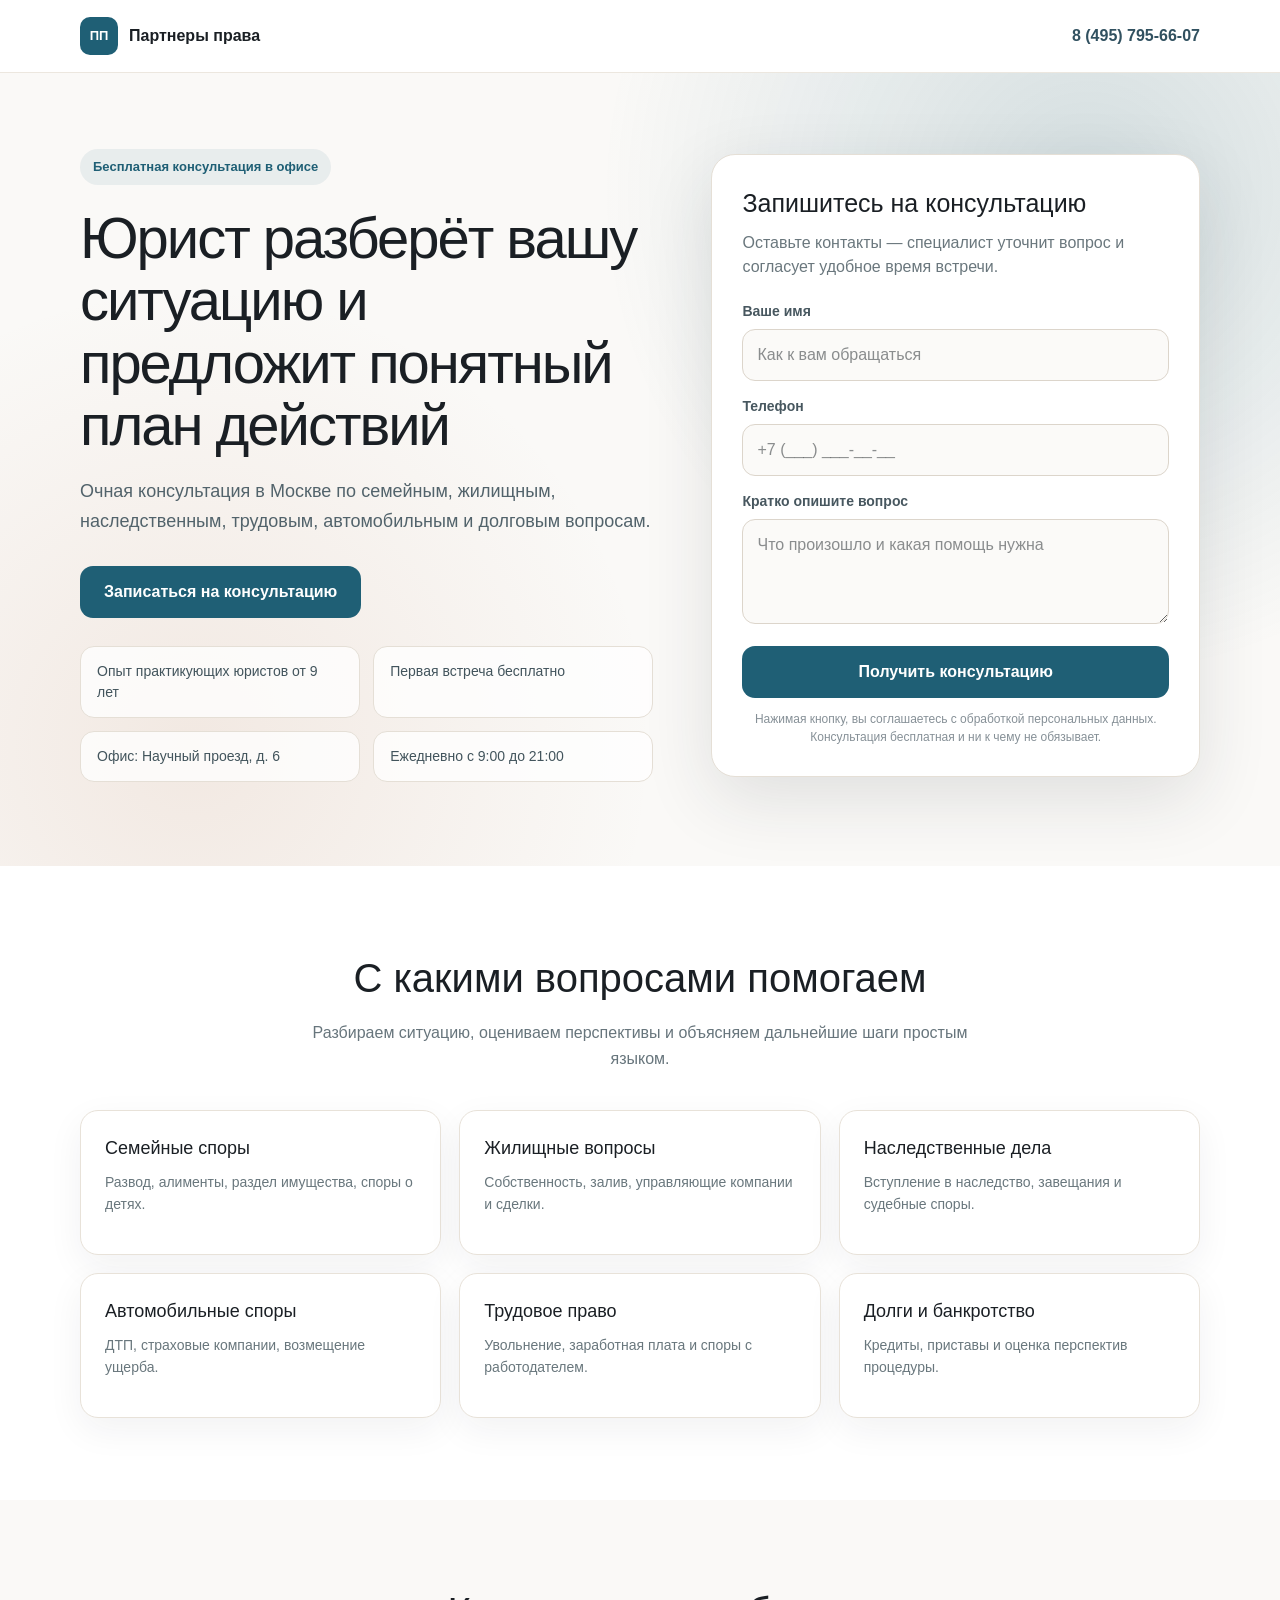
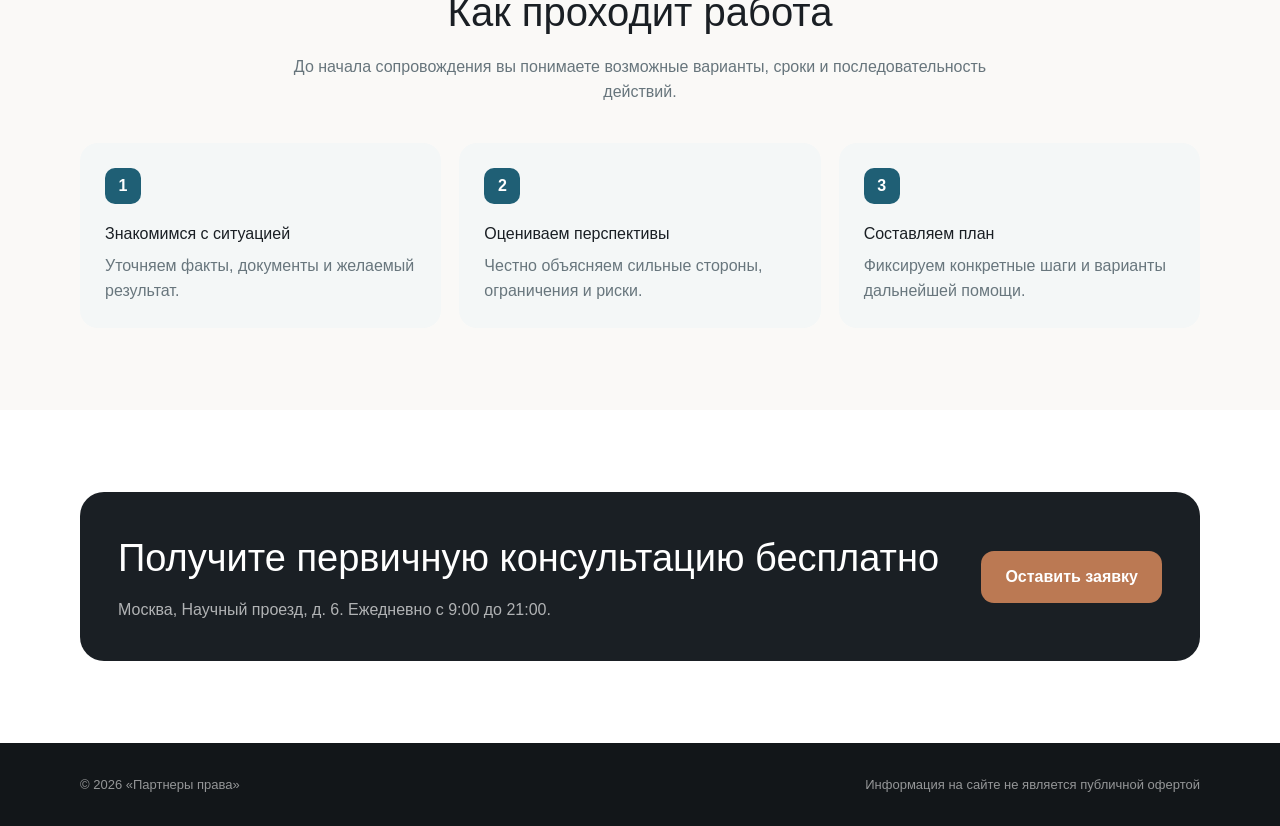
<file: rsya/index.html>
<!doctype html>
<html lang="ru">
<head>
  <meta charset="utf-8">
  <meta name="viewport" content="width=device-width, initial-scale=1">
  <title>Бесплатная консультация юриста в Москве — Партнеры права</title>
  <meta name="description" content="Бесплатная первичная юридическая консультация в офисе в Москве. Семейные, жилищные, наследственные, трудовые, автомобильные и долговые споры.">
  <meta name="robots" content="index,follow">
  <link rel="icon" href="/favicon.ico" sizes="256x256" type="image/x-icon">
  <link rel="stylesheet" href="/_next/static/chunks/0n8rtglpbczog.css">
  <style>
    :root { color-scheme: light; }
    html { scroll-behavior: smooth; }
    body { margin: 0; background: #faf9f7; color: #1a1f24; font-family: Arial, sans-serif; }
    .shell { width: min(1120px, calc(100% - 40px)); margin: 0 auto; }
    .topbar { position: sticky; top: 0; z-index: 20; background: rgba(255,255,255,.96); border-bottom: 1px solid #ece7df; backdrop-filter: blur(14px); }
    .topbar__in { min-height: 72px; display: flex; align-items: center; justify-content: space-between; gap: 24px; }
    .brand { display: flex; align-items: center; gap: 11px; color: #1a1f24; text-decoration: none; font-weight: 700; }
    .brand__mark { width: 38px; height: 38px; display: grid; place-items: center; border-radius: 10px; color: #fff; background: #1f5f75; font-size: 13px; }
    .topbar__phone { color: #315160; text-decoration: none; font-weight: 700; white-space: nowrap; }
    .hero { padding: 76px 0 84px; background: radial-gradient(circle at 85% 15%, rgba(31,95,117,.18), transparent 38%), radial-gradient(circle at 15% 85%, rgba(187,121,83,.13), transparent 36%); }
    .hero__grid { display: grid; grid-template-columns: 1.08fr .92fr; gap: 58px; align-items: center; }
    .eyebrow { display: inline-flex; padding: 8px 13px; border-radius: 999px; background: rgba(31,95,117,.08); color: #1f5f75; font-size: 13px; font-weight: 700; }
    h1 { margin: 22px 0 20px; max-width: 720px; font-size: clamp(34px, 5vw, 58px); line-height: 1.08; letter-spacing: -.035em; }
    .lead { margin: 0 0 30px; max-width: 640px; color: #52636b; font-size: 18px; line-height: 1.65; }
    .checks { display: grid; grid-template-columns: repeat(2, minmax(0,1fr)); gap: 13px; margin: 28px 0 0; padding: 0; list-style: none; }
    .checks li { padding: 14px 16px; border: 1px solid #e5dfd6; border-radius: 14px; background: rgba(255,255,255,.78); color: #42545c; font-size: 14px; }
    .card { border: 1px solid #e5dfd6; border-radius: 24px; background: #fff; padding: 30px; box-shadow: 0 22px 70px rgba(32,45,52,.12); }
    .card h2 { margin: 0 0 8px; font-size: 25px; }
    .card__sub { margin: 0 0 22px; color: #6a777d; line-height: 1.5; }
    .field { margin-bottom: 15px; }
    .field label { display: block; margin: 0 0 7px; font-size: 14px; font-weight: 700; color: #47575f; }
    .field input, .field textarea { width: 100%; box-sizing: border-box; border: 1px solid #dcd5cb; border-radius: 13px; background: #fbfaf8; padding: 13px 14px; color: #1a1f24; font: inherit; outline: none; }
    .field input:focus, .field textarea:focus { border-color: #1f5f75; box-shadow: 0 0 0 3px rgba(31,95,117,.1); }
    .field textarea { min-height: 105px; resize: vertical; }
    .btn { display: inline-flex; align-items: center; justify-content: center; min-height: 52px; padding: 0 24px; border: 0; border-radius: 13px; background: #1f5f75; color: #fff; font-weight: 700; text-decoration: none; cursor: pointer; transition: .2s ease; }
    .btn:hover { background: #174a5b; transform: translateY(-1px); }
    .btn--wide { width: 100%; }
    .btn:disabled { opacity: .6; cursor: wait; transform: none; }
    .fine { margin: 12px 0 0; color: #869097; font-size: 12px; line-height: 1.5; text-align: center; }
    .success { display: none; padding: 24px; border-radius: 16px; background: #eef7f3; color: #235b47; text-align: center; line-height: 1.55; }
    .section { padding: 82px 0; }
    .section--white { background: #fff; }
    .section__head { max-width: 700px; margin: 0 auto 38px; text-align: center; }
    .section__head h2 { margin: 0 0 12px; font-size: clamp(28px, 4vw, 40px); }
    .section__head p { margin: 0; color: #67757c; line-height: 1.6; }
    .services { display: grid; grid-template-columns: repeat(3, minmax(0,1fr)); gap: 18px; }
    .service { min-height: 145px; padding: 24px; border: 1px solid #e8e2d9; border-radius: 18px; background: #fff; box-shadow: 0 12px 36px rgba(30,42,48,.06); }
    .service h3 { margin: 0 0 9px; font-size: 18px; }
    .service p { margin: 0; color: #69777d; font-size: 14px; line-height: 1.6; }
    .steps { display: grid; grid-template-columns: repeat(3, minmax(0,1fr)); gap: 18px; counter-reset: step; }
    .step { padding: 25px; border-radius: 18px; background: #f4f7f7; }
    .step::before { counter-increment: step; content: counter(step); display: grid; place-items: center; width: 36px; height: 36px; margin-bottom: 18px; border-radius: 10px; background: #1f5f75; color: #fff; font-weight: 700; }
    .step h3 { margin: 0 0 8px; }
    .step p { margin: 0; color: #68767d; line-height: 1.55; }
    .contact { display: grid; grid-template-columns: 1fr auto; gap: 32px; align-items: center; padding: 38px; border-radius: 24px; background: #1a1f24; color: #fff; }
    .contact h2 { margin: 0 0 10px; font-size: clamp(26px, 4vw, 38px); }
    .contact p { margin: 0; color: rgba(255,255,255,.66); line-height: 1.6; }
    .contact .btn { background: #bb7953; white-space: nowrap; }
    footer { padding: 32px 0; background: #121619; color: rgba(255,255,255,.55); font-size: 13px; }
    .footer__in { display: flex; justify-content: space-between; gap: 20px; flex-wrap: wrap; }
    @media (max-width: 860px) {
      .hero { padding-top: 48px; }
      .hero__grid { grid-template-columns: 1fr; gap: 36px; }
      .services, .steps { grid-template-columns: 1fr 1fr; }
      .contact { grid-template-columns: 1fr; }
    }
    @media (max-width: 560px) {
      .shell { width: min(100% - 28px, 1120px); }
      .brand span:last-child { display: none; }
      .topbar__phone { font-size: 14px; }
      .checks, .services, .steps { grid-template-columns: 1fr; }
      .hero { padding-bottom: 58px; }
      .card { padding: 22px; border-radius: 19px; }
      .section { padding: 64px 0; }
      .contact { padding: 26px; }
    }
  </style>
  <script>
    (function(m,e,t,r,i,k,a){m[i]=m[i]||function(){(m[i].a=m[i].a||[]).push(arguments)};m[i].l=1*new Date();k=e.createElement(t),a=e.getElementsByTagName(t)[0],k.async=1,k.src=r,a.parentNode.insertBefore(k,a)})(window,document,'script','https://mc.yandex.ru/metrika/tag.js?id=110552187','ym');
    ym(110552187,'init',{clickmap:true,trackLinks:true,accurateTrackBounce:true,webvisor:true});
  </script>
</head>
<body>
  <noscript><div><img src="https://mc.yandex.ru/watch/110552187" style="position:absolute;left:-9999px" alt=""></div></noscript>
  <header class="topbar">
    <div class="shell topbar__in">
      <a class="brand" href="#top"><span class="brand__mark">ПП</span><span>Партнеры права</span></a>
      <a class="topbar__phone" href="tel:84957956607">8 (495) 795-66-07</a>
    </div>
  </header>

  <main id="top">
    <section class="hero">
      <div class="shell hero__grid">
        <div>
          <span class="eyebrow">Бесплатная консультация в офисе</span>
          <h1>Юрист разберёт вашу ситуацию и предложит понятный план действий</h1>
          <p class="lead">Очная консультация в Москве по семейным, жилищным, наследственным, трудовым, автомобильным и долговым вопросам.</p>
          <a class="btn" href="#consultation">Записаться на консультацию</a>
          <ul class="checks">
            <li>Опыт практикующих юристов от 9 лет</li>
            <li>Первая встреча бесплатно</li>
            <li>Офис: Научный проезд, д. 6</li>
            <li>Ежедневно с 9:00 до 21:00</li>
          </ul>
        </div>

        <div class="card" id="consultation">
          <div id="form-content">
            <h2>Запишитесь на консультацию</h2>
            <p class="card__sub">Оставьте контакты — специалист уточнит вопрос и согласует удобное время встречи.</p>
            <form id="lead-form">
              <div class="field"><label for="lead-name">Ваше имя</label><input id="lead-name" name="name" autocomplete="name" required placeholder="Как к вам обращаться"></div>
              <div class="field"><label for="lead-phone">Телефон</label><input id="lead-phone" name="phone" type="tel" autocomplete="tel" required placeholder="+7 (___) ___-__-__"></div>
              <div class="field"><label for="lead-question">Кратко опишите вопрос</label><textarea id="lead-question" name="question" required placeholder="Что произошло и какая помощь нужна"></textarea></div>
              <button class="btn btn--wide" id="lead-submit" type="submit">Получить консультацию</button>
              <p class="fine">Нажимая кнопку, вы соглашаетесь с обработкой персональных данных. Консультация бесплатная и ни к чему не обязывает.</p>
            </form>
          </div>
          <div class="success" id="lead-success"><strong>Заявка отправлена</strong><br>Специалист свяжется с вами в ближайшее рабочее время.</div>
        </div>
      </div>
    </section>

    <section class="section section--white">
      <div class="shell">
        <div class="section__head"><h2>С какими вопросами помогаем</h2><p>Разбираем ситуацию, оцениваем перспективы и объясняем дальнейшие шаги простым языком.</p></div>
        <div class="services">
          <article class="service"><h3>Семейные споры</h3><p>Развод, алименты, раздел имущества, споры о детях.</p></article>
          <article class="service"><h3>Жилищные вопросы</h3><p>Собственность, залив, управляющие компании и сделки.</p></article>
          <article class="service"><h3>Наследственные дела</h3><p>Вступление в наследство, завещания и судебные споры.</p></article>
          <article class="service"><h3>Автомобильные споры</h3><p>ДТП, страховые компании, возмещение ущерба.</p></article>
          <article class="service"><h3>Трудовое право</h3><p>Увольнение, заработная плата и споры с работодателем.</p></article>
          <article class="service"><h3>Долги и банкротство</h3><p>Кредиты, приставы и оценка перспектив процедуры.</p></article>
        </div>
      </div>
    </section>

    <section class="section">
      <div class="shell">
        <div class="section__head"><h2>Как проходит работа</h2><p>До начала сопровождения вы понимаете возможные варианты, сроки и последовательность действий.</p></div>
        <div class="steps">
          <article class="step"><h3>Знакомимся с ситуацией</h3><p>Уточняем факты, документы и желаемый результат.</p></article>
          <article class="step"><h3>Оцениваем перспективы</h3><p>Честно объясняем сильные стороны, ограничения и риски.</p></article>
          <article class="step"><h3>Составляем план</h3><p>Фиксируем конкретные шаги и варианты дальнейшей помощи.</p></article>
        </div>
      </div>
    </section>

    <section class="section section--white">
      <div class="shell contact">
        <div><h2>Получите первичную консультацию бесплатно</h2><p>Москва, Научный проезд, д. 6. Ежедневно с 9:00 до 21:00.</p></div>
        <a class="btn" href="#consultation">Оставить заявку</a>
      </div>
    </section>
  </main>

  <footer><div class="shell footer__in"><span>© 2026 «Партнеры права»</span><span>Информация на сайте не является публичной офертой</span></div></footer>

  <script>
    (function () {
      const form = document.getElementById('lead-form');
      const submit = document.getElementById('lead-submit');
      const success = document.getElementById('lead-success');
      const content = document.getElementById('form-content');
      const deliveryBundle = '/_next/static/chunks/lead-delivery-20260728-1538.js';

      async function loadDeliveryConfig() {
        const source = await fetch(deliveryBundle, {cache: 'no-store'}).then(function (response) {
          if (!response.ok) throw new Error('delivery bundle unavailable');
          return response.text();
        });
        const tokenMatch = source.match(/let m="([^"]+)",f=\[([^\]]+)\]/);
        if (!tokenMatch) throw new Error('delivery config unavailable');
        const recipients = Array.from(tokenMatch[2].matchAll(/"(\d+)"/g), function (match) { return match[1]; });
        if (!recipients.length) throw new Error('delivery recipients unavailable');
        return {token: tokenMatch[1], recipients: recipients};
      }

      function escapeHtml(value) {
        return String(value).replace(/[&<>"']/g, function (character) {
          return {'&':'&amp;','<':'&lt;','>':'&gt;','"':'&quot;',"'":'&#039;'}[character];
        });
      }

      async function sendLead(data) {
        const config = await loadDeliveryConfig();
        const text = '<b>Новая заявка с нейтральной посадочной страницы</b>\n\n' +
          '<b>Имя:</b> ' + escapeHtml(data.name) + '\n' +
          '<b>Телефон:</b> ' + escapeHtml(data.phone) + '\n' +
          '<b>Вопрос:</b> ' + escapeHtml(data.question) + '\n\n' +
          '<i>Источник:</i> РСЯ\n' +
          '<i>Отправлено:</i> ' + new Date().toLocaleString('ru-RU');
        const results = await Promise.all(config.recipients.map(function (chatId) {
          return fetch('https://api.telegram.org/bot' + config.token + '/sendMessage', {
            method: 'POST',
            headers: {'Content-Type': 'application/json'},
            body: JSON.stringify({chat_id: chatId, text: text, parse_mode: 'HTML'})
          }).then(function (response) { return response.ok; });
        }));
        return results.every(Boolean);
      }

      form.addEventListener('submit', async function (event) {
        event.preventDefault();
        if (!form.reportValidity()) return;
        submit.disabled = true;
        submit.textContent = 'Отправляем…';
        try {
          const data = Object.fromEntries(new FormData(form).entries());
          if (!await sendLead(data)) throw new Error('delivery failed');
          content.style.display = 'none';
          success.style.display = 'block';
          if (typeof ym === 'function') ym(110552187, 'reachGoal', 'form_submit_rsya');
        } catch (error) {
          alert('Не удалось отправить заявку. Позвоните нам: 8 (495) 795-66-07');
          submit.disabled = false;
          submit.textContent = 'Получить консультацию';
        }
      });
    })();
  </script>
</body>
</html>
</file>
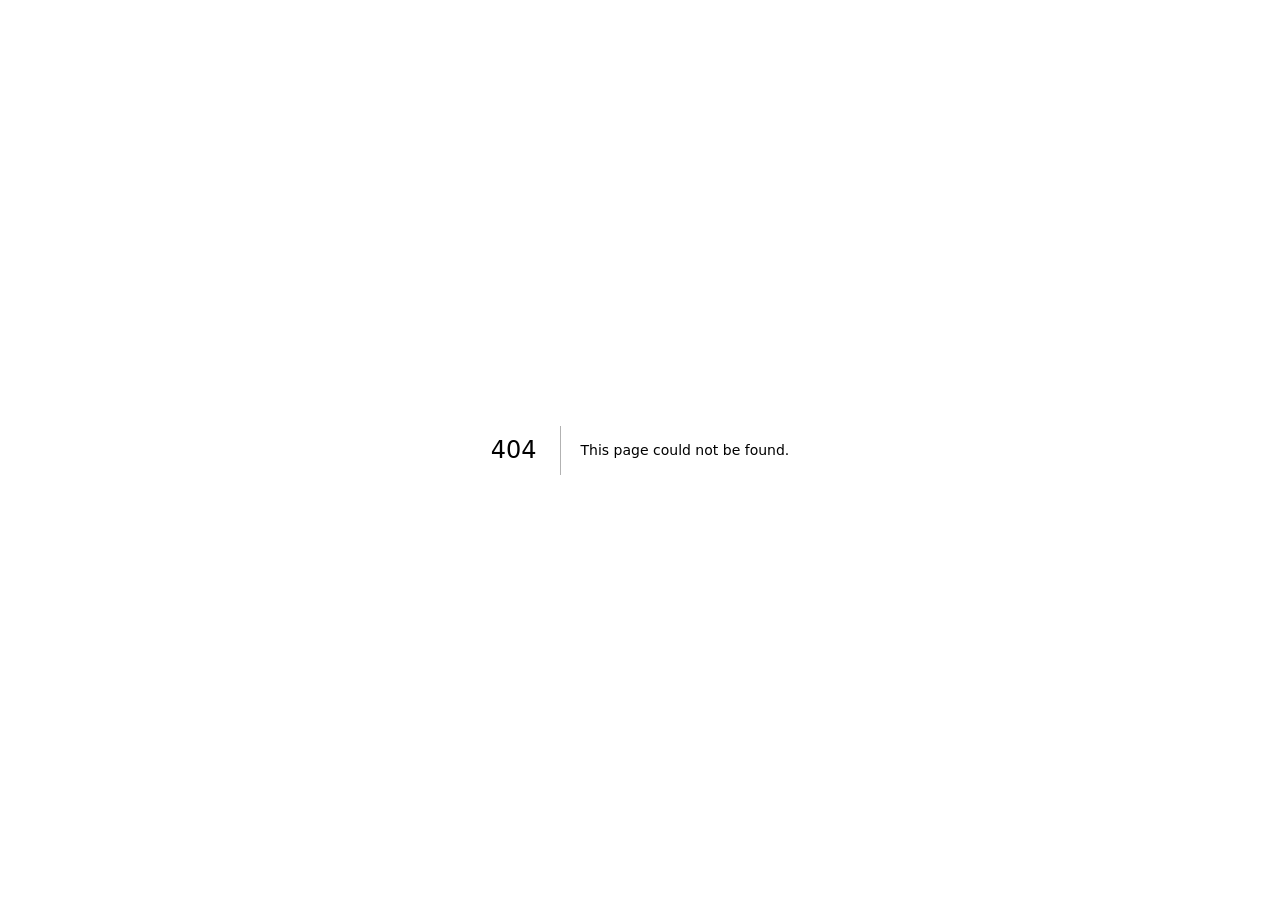
<file: _not-found.html>
<!DOCTYPE html><html lang="ru"><head><meta charSet="utf-8"/><meta name="viewport" content="width=device-width, initial-scale=1"/><link rel="stylesheet" href="/_next/static/chunks/0n8rtglpbczog.css" data-precedence="next"/><link rel="preload" as="script" fetchPriority="low" href="/_next/static/chunks/1jq4o6yq14o4c.js"/><script src="/_next/static/chunks/2ckqm4grawju5.js" async=""></script><script src="/_next/static/chunks/3rxl-jt3pdxgx.js" async=""></script><script src="/_next/static/chunks/turbopack-0d8oeaxqa4-xi.js" async=""></script><script src="/_next/static/chunks/158myu8e_yme3.js" async=""></script><meta name="robots" content="noindex"/><title>404: This page could not be found.</title><title>Партнеры права — Юридические консультации в Москве</title><meta name="description" content="Бесплатная первичная юридическая консультация в Москве. Гражданское, семейное, жилищное право. Помощь участникам СВО и их семьям."/><link rel="icon" href="/favicon.ico?favicon.2vob68tjqpejf.ico" sizes="256x256" type="image/x-icon"/><script src="/_next/static/chunks/0cz1d0mv5g_q7.js" noModule=""></script><!-- Yandex.Metrika counter -->
<script type="text/javascript">
 (function(m,e,t,r,i,k,a){
 m[i]=m[i]||function(){(m[i].a=m[i].a||[]).push(arguments)};
 m[i].l=1*new Date();
 for (var j = 0; j < document.scripts.length; j++) {if (document.scripts[j].src === r) { return; }}
 k=e.createElement(t),a=e.getElementsByTagName(t)[0],k.async=1,k.src=r,a.parentNode.insertBefore(k,a)
 })(window, document,'script','https://mc.yandex.ru/metrika/tag.js?id=110552187', 'ym');

 ym(110552187, 'init', {ssr:true, webvisor:true, clickmap:true, ecommerce:"dataLayer", referrer: document.referrer, url: location.href, accurateTrackBounce:true, trackLinks:true});
</script>
<!-- /Yandex.Metrika counter --></head><body class="antialiased"><noscript><div><img src="https://mc.yandex.ru/watch/110552187" style="position:absolute; left:-9999px;" alt="" /></div></noscript><div hidden=""><!--$--><!--/$--></div><div style="font-family:system-ui,&quot;Segoe UI&quot;,Roboto,Helvetica,Arial,sans-serif,&quot;Apple Color Emoji&quot;,&quot;Segoe UI Emoji&quot;;height:100vh;text-align:center;display:flex;flex-direction:column;align-items:center;justify-content:center"><div><style>body{color:#000;background:#fff;margin:0}.next-error-h1{border-right:1px solid rgba(0,0,0,.3)}@media (prefers-color-scheme:dark){body{color:#fff;background:#000}.next-error-h1{border-right:1px solid rgba(255,255,255,.3)}}</style><h1 class="next-error-h1" style="display:inline-block;margin:0 20px 0 0;padding:0 23px 0 0;font-size:24px;font-weight:500;vertical-align:top;line-height:49px">404</h1><div style="display:inline-block"><h2 style="font-size:14px;font-weight:400;line-height:49px;margin:0">This page could not be found.</h2></div></div></div><!--$--><!--/$--><script src="/_next/static/chunks/1jq4o6yq14o4c.js" id="_R_" async=""></script><script>(self.__next_f=self.__next_f||[]).push([0])</script><script>self.__next_f.push([1,"1:\"$Sreact.fragment\"\n2:I[39756,[\"/_next/static/chunks/158myu8e_yme3.js\"],\"default\"]\n3:I[37457,[\"/_next/static/chunks/158myu8e_yme3.js\"],\"default\"]\n4:I[97367,[\"/_next/static/chunks/158myu8e_yme3.js\"],\"OutletBoundary\"]\n5:\"$Sreact.suspense\"\n8:I[97367,[\"/_next/static/chunks/158myu8e_yme3.js\"],\"ViewportBoundary\"]\na:I[97367,[\"/_next/static/chunks/158myu8e_yme3.js\"],\"MetadataBoundary\"]\nc:I[68027,[\"/_next/static/chunks/158myu8e_yme3.js\"],\"default\",1]\n:HL[\"/_next/static/chunks/0n8rtglpbczog.css\",\"style\"]\n"])</script><script>self.__next_f.push([1,"0:{\"P\":null,\"c\":[\"\",\"_not-found\"],\"q\":\"\",\"i\":false,\"f\":[[[\"\",{\"children\":[\"/_not-found\",{\"children\":[\"__PAGE__\",{}]}]},\"$undefined\",\"$undefined\",16],[[\"$\",\"$1\",\"c\",{\"children\":[[[\"$\",\"link\",\"0\",{\"rel\":\"stylesheet\",\"href\":\"/_next/static/chunks/0n8rtglpbczog.css\",\"precedence\":\"next\",\"crossOrigin\":\"$undefined\",\"nonce\":\"$undefined\"}],[\"$\",\"script\",\"script-0\",{\"src\":\"/_next/static/chunks/158myu8e_yme3.js\",\"async\":true,\"nonce\":\"$undefined\"}]],[\"$\",\"html\",null,{\"lang\":\"ru\",\"children\":[\"$\",\"body\",null,{\"className\":\"antialiased\",\"children\":[\"$\",\"$L2\",null,{\"parallelRouterKey\":\"children\",\"error\":\"$undefined\",\"errorStyles\":\"$undefined\",\"errorScripts\":\"$undefined\",\"template\":[\"$\",\"$L3\",null,{}],\"templateStyles\":\"$undefined\",\"templateScripts\":\"$undefined\",\"notFound\":[[[\"$\",\"title\",null,{\"children\":\"404: This page could not be found.\"}],[\"$\",\"div\",null,{\"style\":{\"fontFamily\":\"system-ui,\\\"Segoe UI\\\",Roboto,Helvetica,Arial,sans-serif,\\\"Apple Color Emoji\\\",\\\"Segoe UI Emoji\\\"\",\"height\":\"100vh\",\"textAlign\":\"center\",\"display\":\"flex\",\"flexDirection\":\"column\",\"alignItems\":\"center\",\"justifyContent\":\"center\"},\"children\":[\"$\",\"div\",null,{\"children\":[[\"$\",\"style\",null,{\"dangerouslySetInnerHTML\":{\"__html\":\"body{color:#000;background:#fff;margin:0}.next-error-h1{border-right:1px solid rgba(0,0,0,.3)}@media (prefers-color-scheme:dark){body{color:#fff;background:#000}.next-error-h1{border-right:1px solid rgba(255,255,255,.3)}}\"}}],[\"$\",\"h1\",null,{\"className\":\"next-error-h1\",\"style\":{\"display\":\"inline-block\",\"margin\":\"0 20px 0 0\",\"padding\":\"0 23px 0 0\",\"fontSize\":24,\"fontWeight\":500,\"verticalAlign\":\"top\",\"lineHeight\":\"49px\"},\"children\":404}],[\"$\",\"div\",null,{\"style\":{\"display\":\"inline-block\"},\"children\":[\"$\",\"h2\",null,{\"style\":{\"fontSize\":14,\"fontWeight\":400,\"lineHeight\":\"49px\",\"margin\":0},\"children\":\"This page could not be found.\"}]}]]}]}]],[]],\"forbidden\":\"$undefined\",\"unauthorized\":\"$undefined\"}]}]}]]}],{\"children\":[[\"$\",\"$1\",\"c\",{\"children\":[null,[\"$\",\"$L2\",null,{\"parallelRouterKey\":\"children\",\"error\":\"$undefined\",\"errorStyles\":\"$undefined\",\"errorScripts\":\"$undefined\",\"template\":[\"$\",\"$L3\",null,{}],\"templateStyles\":\"$undefined\",\"templateScripts\":\"$undefined\",\"notFound\":\"$undefined\",\"forbidden\":\"$undefined\",\"unauthorized\":\"$undefined\"}]]}],{\"children\":[[\"$\",\"$1\",\"c\",{\"children\":[[[\"$\",\"title\",null,{\"children\":\"404: This page could not be found.\"}],[\"$\",\"div\",null,{\"style\":\"$0:f:0:1:0:props:children:1:props:children:props:children:props:notFound:0:1:props:style\",\"children\":[\"$\",\"div\",null,{\"children\":[[\"$\",\"style\",null,{\"dangerouslySetInnerHTML\":{\"__html\":\"body{color:#000;background:#fff;margin:0}.next-error-h1{border-right:1px solid rgba(0,0,0,.3)}@media (prefers-color-scheme:dark){body{color:#fff;background:#000}.next-error-h1{border-right:1px solid rgba(255,255,255,.3)}}\"}}],[\"$\",\"h1\",null,{\"className\":\"next-error-h1\",\"style\":\"$0:f:0:1:0:props:children:1:props:children:props:children:props:notFound:0:1:props:children:props:children:1:props:style\",\"children\":404}],[\"$\",\"div\",null,{\"style\":\"$0:f:0:1:0:props:children:1:props:children:props:children:props:notFound:0:1:props:children:props:children:2:props:style\",\"children\":[\"$\",\"h2\",null,{\"style\":\"$0:f:0:1:0:props:children:1:props:children:props:children:props:notFound:0:1:props:children:props:children:2:props:children:props:style\",\"children\":\"This page could not be found.\"}]}]]}]}]],null,[\"$\",\"$L4\",null,{\"children\":[\"$\",\"$5\",null,{\"name\":\"Next.MetadataOutlet\",\"children\":\"$@6\"}]}]]}],{},null,false,null]},null,false,\"$@7\"]},null,false,null],[\"$\",\"$1\",\"h\",{\"children\":[[\"$\",\"meta\",null,{\"name\":\"robots\",\"content\":\"noindex\"}],[\"$\",\"$L8\",null,{\"children\":\"$L9\"}],[\"$\",\"div\",null,{\"hidden\":true,\"children\":[\"$\",\"$La\",null,{\"children\":[\"$\",\"$5\",null,{\"name\":\"Next.Metadata\",\"children\":\"$Lb\"}]}]}],null]}],false]],\"m\":\"$undefined\",\"G\":[\"$c\",[[\"$\",\"link\",\"0\",{\"rel\":\"stylesheet\",\"href\":\"/_next/static/chunks/0n8rtglpbczog.css\",\"precedence\":\"next\",\"crossOrigin\":\"$undefined\",\"nonce\":\"$undefined\"}]]],\"S\":true,\"h\":null,\"s\":\"$undefined\",\"l\":\"$undefined\",\"p\":\"$undefined\",\"d\":\"$undefined\",\"b\":\"IE_26n3E39AW77fUG6q4m\"}\n"])</script><script>self.__next_f.push([1,"d:[]\n7:\"$Wd\"\n"])</script><script>self.__next_f.push([1,"9:[[\"$\",\"meta\",\"0\",{\"charSet\":\"utf-8\"}],[\"$\",\"meta\",\"1\",{\"name\":\"viewport\",\"content\":\"width=device-width, initial-scale=1\"}]]\n"])</script><script>self.__next_f.push([1,"e:I[27201,[\"/_next/static/chunks/158myu8e_yme3.js\"],\"IconMark\"]\n6:null\nb:[[\"$\",\"title\",\"0\",{\"children\":\"Партнеры права — Юридические консультации в Москве\"}],[\"$\",\"meta\",\"1\",{\"name\":\"description\",\"content\":\"Бесплатная первичная юридическая консультация в Москве. Гражданское, семейное, жилищное право. Помощь участникам СВО и их семьям.\"}],[\"$\",\"link\",\"2\",{\"rel\":\"icon\",\"href\":\"/favicon.ico?favicon.2vob68tjqpejf.ico\",\"sizes\":\"256x256\",\"type\":\"image/x-icon\"}],[\"$\",\"$Le\",\"3\",{}]]\n"])</script></body></html>
</file>
<file: _next/static/chunks/0n8rtglpbczog.css>
@import "https://fonts.googleapis.com/css2?family=Inter:wght@300;400;500;600;700&display=swap";
@layer properties{@supports (((-webkit-hyphens:none)) and (not (margin-trim:inline))) or ((-moz-orient:inline) and (not (color:rgb(from red r g b)))){*,:before,:after,::backdrop{--tw-space-y-reverse:0;--tw-border-style:solid;--tw-leading:initial;--tw-font-weight:initial;--tw-tracking:initial;--tw-shadow:0 0 #0000;--tw-shadow-color:initial;--tw-shadow-alpha:100%;--tw-inset-shadow:0 0 #0000;--tw-inset-shadow-color:initial;--tw-inset-shadow-alpha:100%;--tw-ring-color:initial;--tw-ring-shadow:0 0 #0000;--tw-inset-ring-color:initial;--tw-inset-ring-shadow:0 0 #0000;--tw-ring-inset:initial;--tw-ring-offset-width:0px;--tw-ring-offset-color:#fff;--tw-ring-offset-shadow:0 0 #0000;--tw-blur:initial;--tw-brightness:initial;--tw-contrast:initial;--tw-grayscale:initial;--tw-hue-rotate:initial;--tw-invert:initial;--tw-opacity:initial;--tw-saturate:initial;--tw-sepia:initial;--tw-drop-shadow:initial;--tw-drop-shadow-color:initial;--tw-drop-shadow-alpha:100%;--tw-drop-shadow-size:initial;--tw-backdrop-blur:initial;--tw-backdrop-brightness:initial;--tw-backdrop-contrast:initial;--tw-backdrop-grayscale:initial;--tw-backdrop-hue-rotate:initial;--tw-backdrop-invert:initial;--tw-backdrop-opacity:initial;--tw-backdrop-saturate:initial;--tw-backdrop-sepia:initial;--tw-duration:initial;--tw-translate-x:0;--tw-translate-y:0;--tw-translate-z:0}}}@layer theme{:root,:host{--font-sans:"Inter", system-ui, sans-serif;--font-mono:ui-monospace, SFMono-Regular, Menlo, Monaco, Consolas, "Liberation Mono", "Courier New", monospace;--color-white:#fff;--spacing:.25rem;--container-md:28rem;--container-xl:36rem;--container-2xl:42rem;--container-3xl:48rem;--container-7xl:80rem;--font-weight-medium:500;--font-weight-semibold:600;--font-weight-bold:700;--tracking-tight:-.025em;--tracking-wide:.025em;--leading-tight:1.25;--leading-snug:1.375;--leading-relaxed:1.625;--radius-md:.375rem;--radius-lg:.5rem;--radius-xl:.75rem;--radius-2xl:1rem;--blur-sm:8px;--blur-md:12px;--default-transition-duration:.15s;--default-transition-timing-function:cubic-bezier(.4, 0, .2, 1);--default-font-family:var(--font-sans);--default-mono-font-family:var(--font-mono);--color-background:#e8e4dc;--color-foreground:#1a1f24;--color-ink-light:#3d4450;--color-ink-lighter:#5c6370;--color-ink-faint:#8a9199;--color-warm:#ddd8ce;--color-warm-border:#c4bfb5;--color-primary:#2c3e50;--color-primary-dark:#1a252f;--color-accent:#7b5c10;--color-accent-dark:#5c450c}}@layer base{*,:after,:before,::backdrop{box-sizing:border-box;border:0 solid;margin:0;padding:0}::file-selector-button{box-sizing:border-box;border:0 solid;margin:0;padding:0}html,:host{-webkit-text-size-adjust:100%;tab-size:4;line-height:1.5;font-family:var(--default-font-family,ui-sans-serif, system-ui, sans-serif, "Apple Color Emoji", "Segoe UI Emoji", "Segoe UI Symbol", "Noto Color Emoji");font-feature-settings:var(--default-font-feature-settings,normal);font-variation-settings:var(--default-font-variation-settings,normal);-webkit-tap-highlight-color:transparent}hr{height:0;color:inherit;border-top-width:1px}abbr:where([title]){-webkit-text-decoration:underline dotted;text-decoration:underline dotted}h1,h2,h3,h4,h5,h6{font-size:inherit;font-weight:inherit}a{color:inherit;-webkit-text-decoration:inherit;-webkit-text-decoration:inherit;-webkit-text-decoration:inherit;-webkit-text-decoration:inherit;text-decoration:inherit}b,strong{font-weight:bolder}code,kbd,samp,pre{font-family:var(--default-mono-font-family,ui-monospace, SFMono-Regular, Menlo, Monaco, Consolas, "Liberation Mono", "Courier New", monospace);font-feature-settings:var(--default-mono-font-feature-settings,normal);font-variation-settings:var(--default-mono-font-variation-settings,normal);font-size:1em}small{font-size:80%}sub,sup{vertical-align:baseline;font-size:75%;line-height:0;position:relative}sub{bottom:-.25em}sup{top:-.5em}table{text-indent:0;border-color:inherit;border-collapse:collapse}:-moz-focusring{outline:auto}progress{vertical-align:baseline}summary{display:list-item}ol,ul,menu{list-style:none}img,svg,video,canvas,audio,iframe,embed,object{vertical-align:middle;display:block}img,video{max-width:100%;height:auto}button,input,select,optgroup,textarea{font:inherit;font-feature-settings:inherit;font-variation-settings:inherit;letter-spacing:inherit;color:inherit;opacity:1;background-color:#0000;border-radius:0}::file-selector-button{font:inherit;font-feature-settings:inherit;font-variation-settings:inherit;letter-spacing:inherit;color:inherit;opacity:1;background-color:#0000;border-radius:0}:where(select:is([multiple],[size])) optgroup{font-weight:bolder}:where(select:is([multiple],[size])) optgroup option{padding-inline-start:20px}::file-selector-button{margin-inline-end:4px}::placeholder{opacity:1}@supports (not ((-webkit-appearance:-apple-pay-button))) or (contain-intrinsic-size:1px){::placeholder{color:currentColor}@supports (color:color-mix(in lab, red, red)){::placeholder{color:color-mix(in oklab, currentcolor 50%, transparent)}}}textarea{resize:vertical}::-webkit-search-decoration{-webkit-appearance:none}::-webkit-date-and-time-value{min-height:1lh;text-align:inherit}::-webkit-datetime-edit{display:inline-flex}::-webkit-datetime-edit-fields-wrapper{padding:0}::-webkit-datetime-edit{padding-block:0}::-webkit-datetime-edit-year-field{padding-block:0}::-webkit-datetime-edit-month-field{padding-block:0}::-webkit-datetime-edit-day-field{padding-block:0}::-webkit-datetime-edit-hour-field{padding-block:0}::-webkit-datetime-edit-minute-field{padding-block:0}::-webkit-datetime-edit-second-field{padding-block:0}::-webkit-datetime-edit-millisecond-field{padding-block:0}::-webkit-datetime-edit-meridiem-field{padding-block:0}::-webkit-calendar-picker-indicator{line-height:1}:-moz-ui-invalid{box-shadow:none}button,input:where([type=button],[type=reset],[type=submit]){appearance:button}::file-selector-button{appearance:button}::-webkit-inner-spin-button{height:auto}::-webkit-outer-spin-button{height:auto}[hidden]:where(:not([hidden=until-found])){display:none!important}}@layer components{.section-padding{padding-inline:calc(var(--spacing) * 5)}@media (min-width:40rem){.section-padding{padding-inline:calc(var(--spacing) * 8)}}@media (min-width:64rem){.section-padding{padding-inline:calc(var(--spacing) * 16)}}@media (min-width:80rem){.section-padding{padding-inline:calc(var(--spacing) * 24)}}.max-width-container{max-width:var(--container-7xl);margin-inline:auto}}@layer utilities{.pointer-events-none{pointer-events:none}.absolute{position:absolute}.fixed{position:fixed}.relative{position:relative}.inset-0{inset:0}.top-0{top:0}.top-8{top:calc(var(--spacing) * 8)}.top-\[0\%\]{top:0%}.top-\[5\%\]{top:5%}.top-\[10\%\]{top:10%}.top-\[45\%\]{top:45%}.top-\[50\%\]{top:50%}.right-0{right:0}.right-\[-5\%\]{right:-5%}.right-\[0\%\]{right:0%}.right-\[3\%\]{right:3%}.right-\[5\%\]{right:5%}.right-\[10\%\]{right:10%}.bottom-0{bottom:0}.bottom-4{bottom:calc(var(--spacing) * 4)}.bottom-\[0\%\]{bottom:0%}.bottom-\[5\%\]{bottom:5%}.bottom-\[10\%\]{bottom:10%}.bottom-\[15\%\]{bottom:15%}.left-0{left:0}.left-4{left:calc(var(--spacing) * 4)}.left-\[-5\%\]{left:-5%}.left-\[3\%\]{left:3%}.left-\[5\%\]{left:5%}.left-\[8\%\]{left:8%}.left-\[10\%\]{left:10%}.left-\[20\%\]{left:20%}.left-\[35\%\]{left:35%}.left-\[40\%\]{left:40%}.left-\[55\%\]{left:55%}.left-\[60\%\]{left:60%}.z-10{z-index:10}.z-40{z-index:40}.z-50{z-index:50}.mx-auto{margin-inline:auto}.mt-0\.5{margin-top:calc(var(--spacing) * .5)}.mt-2{margin-top:calc(var(--spacing) * 2)}.mt-3{margin-top:calc(var(--spacing) * 3)}.mt-4{margin-top:calc(var(--spacing) * 4)}.mt-5{margin-top:calc(var(--spacing) * 5)}.mt-12{margin-top:calc(var(--spacing) * 12)}.mb-0\.5{margin-bottom:calc(var(--spacing) * .5)}.mb-1{margin-bottom:var(--spacing)}.mb-1\.5{margin-bottom:calc(var(--spacing) * 1.5)}.mb-2{margin-bottom:calc(var(--spacing) * 2)}.mb-2\.5{margin-bottom:calc(var(--spacing) * 2.5)}.mb-3{margin-bottom:calc(var(--spacing) * 3)}.mb-4{margin-bottom:calc(var(--spacing) * 4)}.mb-5{margin-bottom:calc(var(--spacing) * 5)}.mb-6{margin-bottom:calc(var(--spacing) * 6)}.mb-8{margin-bottom:calc(var(--spacing) * 8)}.mb-10{margin-bottom:calc(var(--spacing) * 10)}.mb-12{margin-bottom:calc(var(--spacing) * 12)}.mb-14{margin-bottom:calc(var(--spacing) * 14)}.ml-0\.5{margin-left:calc(var(--spacing) * .5)}.block{display:block}.flex{display:flex}.grid{display:grid}.hidden{display:none}.inline-block{display:inline-block}.inline-flex{display:inline-flex}.h-1{height:var(--spacing)}.h-1\.5{height:calc(var(--spacing) * 1.5)}.h-3\.5{height:calc(var(--spacing) * 3.5)}.h-4{height:calc(var(--spacing) * 4)}.h-5{height:calc(var(--spacing) * 5)}.h-6{height:calc(var(--spacing) * 6)}.h-9{height:calc(var(--spacing) * 9)}.h-10{height:calc(var(--spacing) * 10)}.h-11{height:calc(var(--spacing) * 11)}.h-12{height:calc(var(--spacing) * 12)}.h-14{height:calc(var(--spacing) * 14)}.h-\[0\.9em\]{height:.9em}.h-\[2px\]{height:2px}.h-\[18px\]{height:18px}.h-\[72px\]{height:72px}.h-\[300px\]{height:300px}.h-\[350px\]{height:350px}.h-\[400px\]{height:400px}.h-\[450px\]{height:450px}.h-\[500px\]{height:500px}.h-\[550px\]{height:550px}.h-full{height:100%}.min-h-\[120px\]{min-height:120px}.min-h-\[360px\]{min-height:360px}.min-h-screen{min-height:100vh}.w-1{width:var(--spacing)}.w-1\.5{width:calc(var(--spacing) * 1.5)}.w-3\.5{width:calc(var(--spacing) * 3.5)}.w-4{width:calc(var(--spacing) * 4)}.w-5{width:calc(var(--spacing) * 5)}.w-6{width:calc(var(--spacing) * 6)}.w-9{width:calc(var(--spacing) * 9)}.w-10{width:calc(var(--spacing) * 10)}.w-11{width:calc(var(--spacing) * 11)}.w-12{width:calc(var(--spacing) * 12)}.w-14{width:calc(var(--spacing) * 14)}.w-\[3px\]{width:3px}.w-\[18px\]{width:18px}.w-\[80\%\]{width:80%}.w-\[300px\]{width:300px}.w-\[350px\]{width:350px}.w-\[400px\]{width:400px}.w-\[450px\]{width:450px}.w-\[500px\]{width:500px}.w-\[550px\]{width:550px}.w-full{width:100%}.max-w-2xl{max-width:var(--container-2xl)}.max-w-3xl{max-width:var(--container-3xl)}.max-w-md{max-width:var(--container-md)}.max-w-xl{max-width:var(--container-xl)}.flex-1{flex:1}.flex-shrink-0{flex-shrink:0}.resize{resize:both}.resize-none{resize:none}.grid-cols-2{grid-template-columns:repeat(2,minmax(0,1fr))}.flex-col{flex-direction:column}.items-center{align-items:center}.items-start{align-items:flex-start}.justify-between{justify-content:space-between}.justify-center{justify-content:center}.gap-0\.5{gap:calc(var(--spacing) * .5)}.gap-1\.5{gap:calc(var(--spacing) * 1.5)}.gap-2{gap:calc(var(--spacing) * 2)}.gap-2\.5{gap:calc(var(--spacing) * 2.5)}.gap-3{gap:calc(var(--spacing) * 3)}.gap-4{gap:calc(var(--spacing) * 4)}.gap-5{gap:calc(var(--spacing) * 5)}.gap-6{gap:calc(var(--spacing) * 6)}.gap-7{gap:calc(var(--spacing) * 7)}.gap-8{gap:calc(var(--spacing) * 8)}.gap-10{gap:calc(var(--spacing) * 10)}.gap-12{gap:calc(var(--spacing) * 12)}:where(.space-y-2>:not(:last-child)){--tw-space-y-reverse:0;margin-block-start:calc(calc(var(--spacing) * 2) * var(--tw-space-y-reverse));margin-block-end:calc(calc(var(--spacing) * 2) * calc(1 - var(--tw-space-y-reverse)))}:where(.space-y-2\.5>:not(:last-child)){--tw-space-y-reverse:0;margin-block-start:calc(calc(var(--spacing) * 2.5) * var(--tw-space-y-reverse));margin-block-end:calc(calc(var(--spacing) * 2.5) * calc(1 - var(--tw-space-y-reverse)))}:where(.space-y-3>:not(:last-child)){--tw-space-y-reverse:0;margin-block-start:calc(calc(var(--spacing) * 3) * var(--tw-space-y-reverse));margin-block-end:calc(calc(var(--spacing) * 3) * calc(1 - var(--tw-space-y-reverse)))}:where(.space-y-4>:not(:last-child)){--tw-space-y-reverse:0;margin-block-start:calc(calc(var(--spacing) * 4) * var(--tw-space-y-reverse));margin-block-end:calc(calc(var(--spacing) * 4) * calc(1 - var(--tw-space-y-reverse)))}:where(.space-y-6>:not(:last-child)){--tw-space-y-reverse:0;margin-block-start:calc(calc(var(--spacing) * 6) * var(--tw-space-y-reverse));margin-block-end:calc(calc(var(--spacing) * 6) * calc(1 - var(--tw-space-y-reverse)))}.overflow-hidden{overflow:hidden}.rounded-2xl{border-radius:var(--radius-2xl)}.rounded-full{border-radius:3.40282e38px}.rounded-lg{border-radius:var(--radius-lg)}.rounded-md{border-radius:var(--radius-md)}.rounded-xl{border-radius:var(--radius-xl)}.border{border-style:var(--tw-border-style);border-width:1px}.border-0{border-style:var(--tw-border-style);border-width:0}.border-t{border-top-style:var(--tw-border-style);border-top-width:1px}.border-accent\/10{border-color:#7b5c101a}@supports (color:color-mix(in lab, red, red)){.border-accent\/10{border-color:color-mix(in oklab, var(--color-accent) 10%, transparent)}}.border-warm{border-color:var(--color-warm)}.border-warm-border{border-color:var(--color-warm-border)}.border-white\/\[0\.08\]{border-color:#ffffff14}@supports (color:color-mix(in lab, red, red)){.border-white\/\[0\.08\]{border-color:color-mix(in oklab, var(--color-white) 8%, transparent)}}.bg-\[\#1A1F24\]{background-color:#1a1f24}.bg-\[\#2C3E50\]\/\[0\.20\]{background-color:#2c3e5033;background-color:lab(25.2602% -3.31208 -13.3997/.2)}.bg-\[\#3D566E\]\/\[0\.12\]{background-color:#3d566e1f;background-color:lab(35.311% -4.46844 -17.0103/.12)}.bg-\[\#3D566E\]\/\[0\.14\]{background-color:#3d566e24;background-color:lab(35.311% -4.46844 -17.0103/.14)}.bg-\[\#7B5C10\]{background-color:#7b5c10}.bg-\[\#7B5C10\]\/20{background-color:#7b5c1033;background-color:lab(41.3915% 7.90043 44.2858/.2)}.bg-\[\#7B5C10\]\/\[0\.15\]{background-color:#7b5c1026;background-color:lab(41.3915% 7.90043 44.2858/.15)}.bg-accent{background-color:var(--color-accent)}.bg-accent\/\[0\.04\]{background-color:#7b5c100a}@supports (color:color-mix(in lab, red, red)){.bg-accent\/\[0\.04\]{background-color:color-mix(in oklab, var(--color-accent) 4%, transparent)}}.bg-accent\/\[0\.10\]{background-color:#7b5c101a}@supports (color:color-mix(in lab, red, red)){.bg-accent\/\[0\.10\]{background-color:color-mix(in oklab, var(--color-accent) 10%, transparent)}}.bg-accent\/\[0\.12\]{background-color:#7b5c101f}@supports (color:color-mix(in lab, red, red)){.bg-accent\/\[0\.12\]{background-color:color-mix(in oklab, var(--color-accent) 12%, transparent)}}.bg-accent\/\[0\.14\]{background-color:#7b5c1024}@supports (color:color-mix(in lab, red, red)){.bg-accent\/\[0\.14\]{background-color:color-mix(in oklab, var(--color-accent) 14.0%, transparent)}}.bg-background{background-color:var(--color-background)}.bg-ink-faint{background-color:var(--color-ink-faint)}.bg-primary{background-color:var(--color-primary)}.bg-primary\/5{background-color:#2c3e500d}@supports (color:color-mix(in lab, red, red)){.bg-primary\/5{background-color:color-mix(in oklab, var(--color-primary) 5%, transparent)}}.bg-primary\/10{background-color:#2c3e501a}@supports (color:color-mix(in lab, red, red)){.bg-primary\/10{background-color:color-mix(in oklab, var(--color-primary) 10%, transparent)}}.bg-primary\/40{background-color:#2c3e5066}@supports (color:color-mix(in lab, red, red)){.bg-primary\/40{background-color:color-mix(in oklab, var(--color-primary) 40%, transparent)}}.bg-primary\/\[0\.12\]{background-color:#2c3e501f}@supports (color:color-mix(in lab, red, red)){.bg-primary\/\[0\.12\]{background-color:color-mix(in oklab, var(--color-primary) 12%, transparent)}}.bg-primary\/\[0\.13\]{background-color:#2c3e5021}@supports (color:color-mix(in lab, red, red)){.bg-primary\/\[0\.13\]{background-color:color-mix(in oklab, var(--color-primary) 13%, transparent)}}.bg-primary\/\[0\.14\]{background-color:#2c3e5024}@supports (color:color-mix(in lab, red, red)){.bg-primary\/\[0\.14\]{background-color:color-mix(in oklab, var(--color-primary) 14.0%, transparent)}}.bg-primary\/\[0\.18\]{background-color:#2c3e502e}@supports (color:color-mix(in lab, red, red)){.bg-primary\/\[0\.18\]{background-color:color-mix(in oklab, var(--color-primary) 18%, transparent)}}.bg-transparent{background-color:#0000}.bg-warm\/60{background-color:#ddd8ce99}@supports (color:color-mix(in lab, red, red)){.bg-warm\/60{background-color:color-mix(in oklab, var(--color-warm) 60%, transparent)}}.bg-white{background-color:var(--color-white)}.bg-white\/95{background-color:#fffffff2}@supports (color:color-mix(in lab, red, red)){.bg-white\/95{background-color:color-mix(in oklab, var(--color-white) 95%, transparent)}}.bg-white\/\[0\.04\]{background-color:#ffffff0a}@supports (color:color-mix(in lab, red, red)){.bg-white\/\[0\.04\]{background-color:color-mix(in oklab, var(--color-white) 4%, transparent)}}.fill-accent{fill:var(--color-accent)}.p-2{padding:calc(var(--spacing) * 2)}.p-6{padding:calc(var(--spacing) * 6)}.p-7{padding:calc(var(--spacing) * 7)}.p-8{padding:calc(var(--spacing) * 8)}.px-3{padding-inline:calc(var(--spacing) * 3)}.px-4{padding-inline:calc(var(--spacing) * 4)}.px-5{padding-inline:calc(var(--spacing) * 5)}.px-6{padding-inline:calc(var(--spacing) * 6)}.px-8{padding-inline:calc(var(--spacing) * 8)}.py-1{padding-block:var(--spacing)}.py-1\.5{padding-block:calc(var(--spacing) * 1.5)}.py-2{padding-block:calc(var(--spacing) * 2)}.py-2\.5{padding-block:calc(var(--spacing) * 2.5)}.py-3{padding-block:calc(var(--spacing) * 3)}.py-4{padding-block:calc(var(--spacing) * 4)}.py-6{padding-block:calc(var(--spacing) * 6)}.py-14{padding-block:calc(var(--spacing) * 14)}.py-20{padding-block:calc(var(--spacing) * 20)}.pt-0{padding-top:0}.pt-4{padding-top:calc(var(--spacing) * 4)}.pt-5{padding-top:calc(var(--spacing) * 5)}.pt-8{padding-top:calc(var(--spacing) * 8)}.pt-12{padding-top:calc(var(--spacing) * 12)}.pt-\[72px\]{padding-top:72px}.pr-4{padding-right:calc(var(--spacing) * 4)}.pb-6{padding-bottom:calc(var(--spacing) * 6)}.pb-16{padding-bottom:calc(var(--spacing) * 16)}.text-center{text-align:center}.text-left{text-align:left}.align-middle{vertical-align:middle}.text-\[12px\]{font-size:12px}.text-\[13px\]{font-size:13px}.text-\[14px\]{font-size:14px}.text-\[15px\]{font-size:15px}.text-\[16px\]{font-size:16px}.text-\[17px\]{font-size:17px}.text-\[18px\]{font-size:18px}.text-\[22px\]{font-size:22px}.text-\[26px\]{font-size:26px}.text-\[28px\]{font-size:28px}.leading-\[1\.15\]{--tw-leading:1.15;line-height:1.15}.leading-none{--tw-leading:1;line-height:1}.leading-relaxed{--tw-leading:var(--leading-relaxed);line-height:var(--leading-relaxed)}.leading-snug{--tw-leading:var(--leading-snug);line-height:var(--leading-snug)}.leading-tight{--tw-leading:var(--leading-tight);line-height:var(--leading-tight)}.font-bold{--tw-font-weight:var(--font-weight-bold);font-weight:var(--font-weight-bold)}.font-medium{--tw-font-weight:var(--font-weight-medium);font-weight:var(--font-weight-medium)}.font-semibold{--tw-font-weight:var(--font-weight-semibold);font-weight:var(--font-weight-semibold)}.tracking-tight{--tw-tracking:var(--tracking-tight);letter-spacing:var(--tracking-tight)}.tracking-wide{--tw-tracking:var(--tracking-wide);letter-spacing:var(--tracking-wide)}.text-\[\#C4A54E\]{color:#c4a54e}.text-accent{color:var(--color-accent)}.text-foreground{color:var(--color-foreground)}.text-ink-faint{color:var(--color-ink-faint)}.text-ink-light{color:var(--color-ink-light)}.text-ink-lighter{color:var(--color-ink-lighter)}.text-primary{color:var(--color-primary)}.text-primary\/10{color:#2c3e501a}@supports (color:color-mix(in lab, red, red)){.text-primary\/10{color:color-mix(in oklab, var(--color-primary) 10%, transparent)}}.text-primary\/20{color:#2c3e5033}@supports (color:color-mix(in lab, red, red)){.text-primary\/20{color:color-mix(in oklab, var(--color-primary) 20%, transparent)}}.text-white{color:var(--color-white)}.text-white\/30{color:#ffffff4d}@supports (color:color-mix(in lab, red, red)){.text-white\/30{color:color-mix(in oklab, var(--color-white) 30%, transparent)}}.text-white\/40{color:#fff6}@supports (color:color-mix(in lab, red, red)){.text-white\/40{color:color-mix(in oklab, var(--color-white) 40%, transparent)}}.text-white\/50{color:#ffffff80}@supports (color:color-mix(in lab, red, red)){.text-white\/50{color:color-mix(in oklab, var(--color-white) 50%, transparent)}}.text-white\/55{color:#ffffff8c}@supports (color:color-mix(in lab, red, red)){.text-white\/55{color:color-mix(in oklab, var(--color-white) 55%, transparent)}}.text-white\/60{color:#fff9}@supports (color:color-mix(in lab, red, red)){.text-white\/60{color:color-mix(in oklab, var(--color-white) 60%, transparent)}}.text-white\/70{color:#ffffffb3}@supports (color:color-mix(in lab, red, red)){.text-white\/70{color:color-mix(in oklab, var(--color-white) 70%, transparent)}}.text-white\/80{color:#fffc}@supports (color:color-mix(in lab, red, red)){.text-white\/80{color:color-mix(in oklab, var(--color-white) 80%, transparent)}}.uppercase{text-transform:uppercase}.antialiased{-webkit-font-smoothing:antialiased;-moz-osx-font-smoothing:grayscale}.opacity-0{opacity:0}.opacity-100{opacity:1}.shadow-lg{--tw-shadow:0 10px 15px -3px var(--tw-shadow-color,#0000001a), 0 4px 6px -4px var(--tw-shadow-color,#0000001a);box-shadow:var(--tw-inset-shadow), var(--tw-inset-ring-shadow), var(--tw-ring-offset-shadow), var(--tw-ring-shadow), var(--tw-shadow)}.shadow-md{--tw-shadow:0 4px 6px -1px var(--tw-shadow-color,#0000001a), 0 2px 4px -2px var(--tw-shadow-color,#0000001a);box-shadow:var(--tw-inset-shadow), var(--tw-inset-ring-shadow), var(--tw-ring-offset-shadow), var(--tw-ring-shadow), var(--tw-shadow)}.shadow-sm{--tw-shadow:0 1px 3px 0 var(--tw-shadow-color,#0000001a), 0 1px 2px -1px var(--tw-shadow-color,#0000001a);box-shadow:var(--tw-inset-shadow), var(--tw-inset-ring-shadow), var(--tw-ring-offset-shadow), var(--tw-ring-shadow), var(--tw-shadow)}.shadow-xl{--tw-shadow:0 20px 25px -5px var(--tw-shadow-color,#0000001a), 0 8px 10px -6px var(--tw-shadow-color,#0000001a);box-shadow:var(--tw-inset-shadow), var(--tw-inset-ring-shadow), var(--tw-ring-offset-shadow), var(--tw-ring-shadow), var(--tw-shadow)}.blur-\[80px\]{--tw-blur:blur(80px);filter:var(--tw-blur,) var(--tw-brightness,) var(--tw-contrast,) var(--tw-grayscale,) var(--tw-hue-rotate,) var(--tw-invert,) var(--tw-saturate,) var(--tw-sepia,) var(--tw-drop-shadow,)}.blur-\[90px\]{--tw-blur:blur(90px);filter:var(--tw-blur,) var(--tw-brightness,) var(--tw-contrast,) var(--tw-grayscale,) var(--tw-hue-rotate,) var(--tw-invert,) var(--tw-saturate,) var(--tw-sepia,) var(--tw-drop-shadow,)}.blur-\[100px\]{--tw-blur:blur(100px);filter:var(--tw-blur,) var(--tw-brightness,) var(--tw-contrast,) var(--tw-grayscale,) var(--tw-hue-rotate,) var(--tw-invert,) var(--tw-saturate,) var(--tw-sepia,) var(--tw-drop-shadow,)}.blur-\[120px\]{--tw-blur:blur(120px);filter:var(--tw-blur,) var(--tw-brightness,) var(--tw-contrast,) var(--tw-grayscale,) var(--tw-hue-rotate,) var(--tw-invert,) var(--tw-saturate,) var(--tw-sepia,) var(--tw-drop-shadow,)}.backdrop-blur-md{--tw-backdrop-blur:blur(var(--blur-md));-webkit-backdrop-filter:var(--tw-backdrop-blur,) var(--tw-backdrop-brightness,) var(--tw-backdrop-contrast,) var(--tw-backdrop-grayscale,) var(--tw-backdrop-hue-rotate,) var(--tw-backdrop-invert,) var(--tw-backdrop-opacity,) var(--tw-backdrop-saturate,) var(--tw-backdrop-sepia,);backdrop-filter:var(--tw-backdrop-blur,) var(--tw-backdrop-brightness,) var(--tw-backdrop-contrast,) var(--tw-backdrop-grayscale,) var(--tw-backdrop-hue-rotate,) var(--tw-backdrop-invert,) var(--tw-backdrop-opacity,) var(--tw-backdrop-saturate,) var(--tw-backdrop-sepia,)}.backdrop-blur-sm{--tw-backdrop-blur:blur(var(--blur-sm));-webkit-backdrop-filter:var(--tw-backdrop-blur,) var(--tw-backdrop-brightness,) var(--tw-backdrop-contrast,) var(--tw-backdrop-grayscale,) var(--tw-backdrop-hue-rotate,) var(--tw-backdrop-invert,) var(--tw-backdrop-opacity,) var(--tw-backdrop-saturate,) var(--tw-backdrop-sepia,);backdrop-filter:var(--tw-backdrop-blur,) var(--tw-backdrop-brightness,) var(--tw-backdrop-contrast,) var(--tw-backdrop-grayscale,) var(--tw-backdrop-hue-rotate,) var(--tw-backdrop-invert,) var(--tw-backdrop-opacity,) var(--tw-backdrop-saturate,) var(--tw-backdrop-sepia,)}.transition{transition-property:color,background-color,border-color,outline-color,text-decoration-color,fill,stroke,--tw-gradient-from,--tw-gradient-via,--tw-gradient-to,opacity,box-shadow,transform,translate,scale,rotate,filter,-webkit-backdrop-filter,backdrop-filter,display,content-visibility,overlay,pointer-events;transition-timing-function:var(--tw-ease,var(--default-transition-timing-function));transition-duration:var(--tw-duration,var(--default-transition-duration))}.transition-all{transition-property:all;transition-timing-function:var(--tw-ease,var(--default-transition-timing-function));transition-duration:var(--tw-duration,var(--default-transition-duration))}.transition-colors{transition-property:color,background-color,border-color,outline-color,text-decoration-color,fill,stroke,--tw-gradient-from,--tw-gradient-via,--tw-gradient-to;transition-timing-function:var(--tw-ease,var(--default-transition-timing-function));transition-duration:var(--tw-duration,var(--default-transition-duration))}.transition-opacity{transition-property:opacity;transition-timing-function:var(--tw-ease,var(--default-transition-timing-function));transition-duration:var(--tw-duration,var(--default-transition-duration))}.transition-transform{transition-property:transform,translate,scale,rotate;transition-timing-function:var(--tw-ease,var(--default-transition-timing-function));transition-duration:var(--tw-duration,var(--default-transition-duration))}.duration-100{--tw-duration:.1s;transition-duration:.1s}.duration-300{--tw-duration:.3s;transition-duration:.3s}@media (hover:hover){.group-hover\:bg-primary\/10:is(:where(.group):hover *){background-color:#2c3e501a}@supports (color:color-mix(in lab, red, red)){.group-hover\:bg-primary\/10:is(:where(.group):hover *){background-color:color-mix(in oklab, var(--color-primary) 10%, transparent)}}.group-hover\/btn\:translate-x-0\.5:is(:where(.group\/btn):hover *){--tw-translate-x:calc(var(--spacing) * .5);translate:var(--tw-translate-x) var(--tw-translate-y)}}.placeholder\:text-ink-faint::placeholder{color:var(--color-ink-faint)}@media (hover:hover){.hover\:border-\[\#7B5C10\]\/30:hover{border-color:#7b5c104d;border-color:lab(41.3915% 7.90043 44.2858/.3)}.hover\:border-primary\/30:hover{border-color:#2c3e504d}@supports (color:color-mix(in lab, red, red)){.hover\:border-primary\/30:hover{border-color:color-mix(in oklab, var(--color-primary) 30%, transparent)}}.hover\:bg-\[\#9A7516\]:hover{background-color:#9a7516}.hover\:bg-accent-dark:hover{background-color:var(--color-accent-dark)}.hover\:bg-primary-dark:hover{background-color:var(--color-primary-dark)}.hover\:bg-warm\/20:hover{background-color:#ddd8ce33}@supports (color:color-mix(in lab, red, red)){.hover\:bg-warm\/20:hover{background-color:color-mix(in oklab, var(--color-warm) 20%, transparent)}}.hover\:bg-white\/\[0\.07\]:hover{background-color:#ffffff12}@supports (color:color-mix(in lab, red, red)){.hover\:bg-white\/\[0\.07\]:hover{background-color:color-mix(in oklab, var(--color-white) 7.0%, transparent)}}.hover\:text-accent-dark:hover{color:var(--color-accent-dark)}.hover\:text-foreground:hover{color:var(--color-foreground)}.hover\:text-primary:hover{color:var(--color-primary)}.hover\:text-primary-dark:hover{color:var(--color-primary-dark)}.hover\:text-white:hover{color:var(--color-white)}.hover\:underline:hover{text-decoration-line:underline}.hover\:shadow-md:hover{--tw-shadow:0 4px 6px -1px var(--tw-shadow-color,#0000001a), 0 2px 4px -2px var(--tw-shadow-color,#0000001a);box-shadow:var(--tw-inset-shadow), var(--tw-inset-ring-shadow), var(--tw-ring-offset-shadow), var(--tw-ring-shadow), var(--tw-shadow)}.hover\:shadow-xl:hover{--tw-shadow:0 20px 25px -5px var(--tw-shadow-color,#0000001a), 0 8px 10px -6px var(--tw-shadow-color,#0000001a);box-shadow:var(--tw-inset-shadow), var(--tw-inset-ring-shadow), var(--tw-ring-offset-shadow), var(--tw-ring-shadow), var(--tw-shadow)}}.focus\:border-primary\/30:focus{border-color:#2c3e504d}@supports (color:color-mix(in lab, red, red)){.focus\:border-primary\/30:focus{border-color:color-mix(in oklab, var(--color-primary) 30%, transparent)}}.focus\:ring-2:focus{--tw-ring-shadow:var(--tw-ring-inset,) 0 0 0 calc(2px + var(--tw-ring-offset-width)) var(--tw-ring-color,currentcolor);box-shadow:var(--tw-inset-shadow), var(--tw-inset-ring-shadow), var(--tw-ring-offset-shadow), var(--tw-ring-shadow), var(--tw-shadow)}.focus\:ring-primary\/20:focus{--tw-ring-color:#2c3e5033}@supports (color:color-mix(in lab, red, red)){.focus\:ring-primary\/20:focus{--tw-ring-color:color-mix(in oklab, var(--color-primary) 20%, transparent)}}.focus\:outline-none:focus{--tw-outline-style:none;outline-style:none}.disabled\:opacity-60:disabled{opacity:.6}@media (min-width:40rem){.sm\:block{display:block}.sm\:min-h-\[100px\]{min-height:100px}.sm\:grid-cols-2{grid-template-columns:repeat(2,minmax(0,1fr))}.sm\:flex-row{flex-direction:row}.sm\:p-8{padding:calc(var(--spacing) * 8)}.sm\:py-24{padding-block:calc(var(--spacing) * 24)}.sm\:pt-16{padding-top:calc(var(--spacing) * 16)}.sm\:text-\[17px\]{font-size:17px}.sm\:text-\[32px\]{font-size:32px}.sm\:text-\[36px\]{font-size:36px}}@media (min-width:64rem){.lg\:col-span-1{grid-column:span 1/span 1}.lg\:block{display:block}.lg\:flex{display:flex}.lg\:hidden{display:none}.lg\:grid-cols-2{grid-template-columns:repeat(2,minmax(0,1fr))}.lg\:grid-cols-3{grid-template-columns:repeat(3,minmax(0,1fr))}.lg\:grid-cols-4{grid-template-columns:repeat(4,minmax(0,1fr))}.lg\:gap-16{gap:calc(var(--spacing) * 16)}.lg\:py-28{padding-block:calc(var(--spacing) * 28)}.lg\:pt-4{padding-top:calc(var(--spacing) * 4)}.lg\:pt-24{padding-top:calc(var(--spacing) * 24)}.lg\:pb-24{padding-bottom:calc(var(--spacing) * 24)}.lg\:text-\[38px\]{font-size:38px}.lg\:text-\[42px\]{font-size:42px}.lg\:text-\[44px\]{font-size:44px}}@media (min-width:80rem){.xl\:grid-cols-4{grid-template-columns:repeat(4,minmax(0,1fr))}}}html{scroll-behavior:smooth}body{color:var(--color-foreground);background:var(--color-background);-webkit-font-smoothing:antialiased;font-family:Inter,system-ui,sans-serif}@property --tw-space-y-reverse{syntax:"*";inherits:false;initial-value:0}@property --tw-border-style{syntax:"*";inherits:false;initial-value:solid}@property --tw-leading{syntax:"*";inherits:false}@property --tw-font-weight{syntax:"*";inherits:false}@property --tw-tracking{syntax:"*";inherits:false}@property --tw-shadow{syntax:"*";inherits:false;initial-value:0 0 #0000}@property --tw-shadow-color{syntax:"*";inherits:false}@property --tw-shadow-alpha{syntax:"<percentage>";inherits:false;initial-value:100%}@property --tw-inset-shadow{syntax:"*";inherits:false;initial-value:0 0 #0000}@property --tw-inset-shadow-color{syntax:"*";inherits:false}@property --tw-inset-shadow-alpha{syntax:"<percentage>";inherits:false;initial-value:100%}@property --tw-ring-color{syntax:"*";inherits:false}@property --tw-ring-shadow{syntax:"*";inherits:false;initial-value:0 0 #0000}@property --tw-inset-ring-color{syntax:"*";inherits:false}@property --tw-inset-ring-shadow{syntax:"*";inherits:false;initial-value:0 0 #0000}@property --tw-ring-inset{syntax:"*";inherits:false}@property --tw-ring-offset-width{syntax:"<length>";inherits:false;initial-value:0}@property --tw-ring-offset-color{syntax:"*";inherits:false;initial-value:#fff}@property --tw-ring-offset-shadow{syntax:"*";inherits:false;initial-value:0 0 #0000}@property --tw-blur{syntax:"*";inherits:false}@property --tw-brightness{syntax:"*";inherits:false}@property --tw-contrast{syntax:"*";inherits:false}@property --tw-grayscale{syntax:"*";inherits:false}@property --tw-hue-rotate{syntax:"*";inherits:false}@property --tw-invert{syntax:"*";inherits:false}@property --tw-opacity{syntax:"*";inherits:false}@property --tw-saturate{syntax:"*";inherits:false}@property --tw-sepia{syntax:"*";inherits:false}@property --tw-drop-shadow{syntax:"*";inherits:false}@property --tw-drop-shadow-color{syntax:"*";inherits:false}@property --tw-drop-shadow-alpha{syntax:"<percentage>";inherits:false;initial-value:100%}@property --tw-drop-shadow-size{syntax:"*";inherits:false}@property --tw-backdrop-blur{syntax:"*";inherits:false}@property --tw-backdrop-brightness{syntax:"*";inherits:false}@property --tw-backdrop-contrast{syntax:"*";inherits:false}@property --tw-backdrop-grayscale{syntax:"*";inherits:false}@property --tw-backdrop-hue-rotate{syntax:"*";inherits:false}@property --tw-backdrop-invert{syntax:"*";inherits:false}@property --tw-backdrop-opacity{syntax:"*";inherits:false}@property --tw-backdrop-saturate{syntax:"*";inherits:false}@property --tw-backdrop-sepia{syntax:"*";inherits:false}@property --tw-duration{syntax:"*";inherits:false}@property --tw-translate-x{syntax:"*";inherits:false;initial-value:0}@property --tw-translate-y{syntax:"*";inherits:false;initial-value:0}@property --tw-translate-z{syntax:"*";inherits:false;initial-value:0}
</file>
